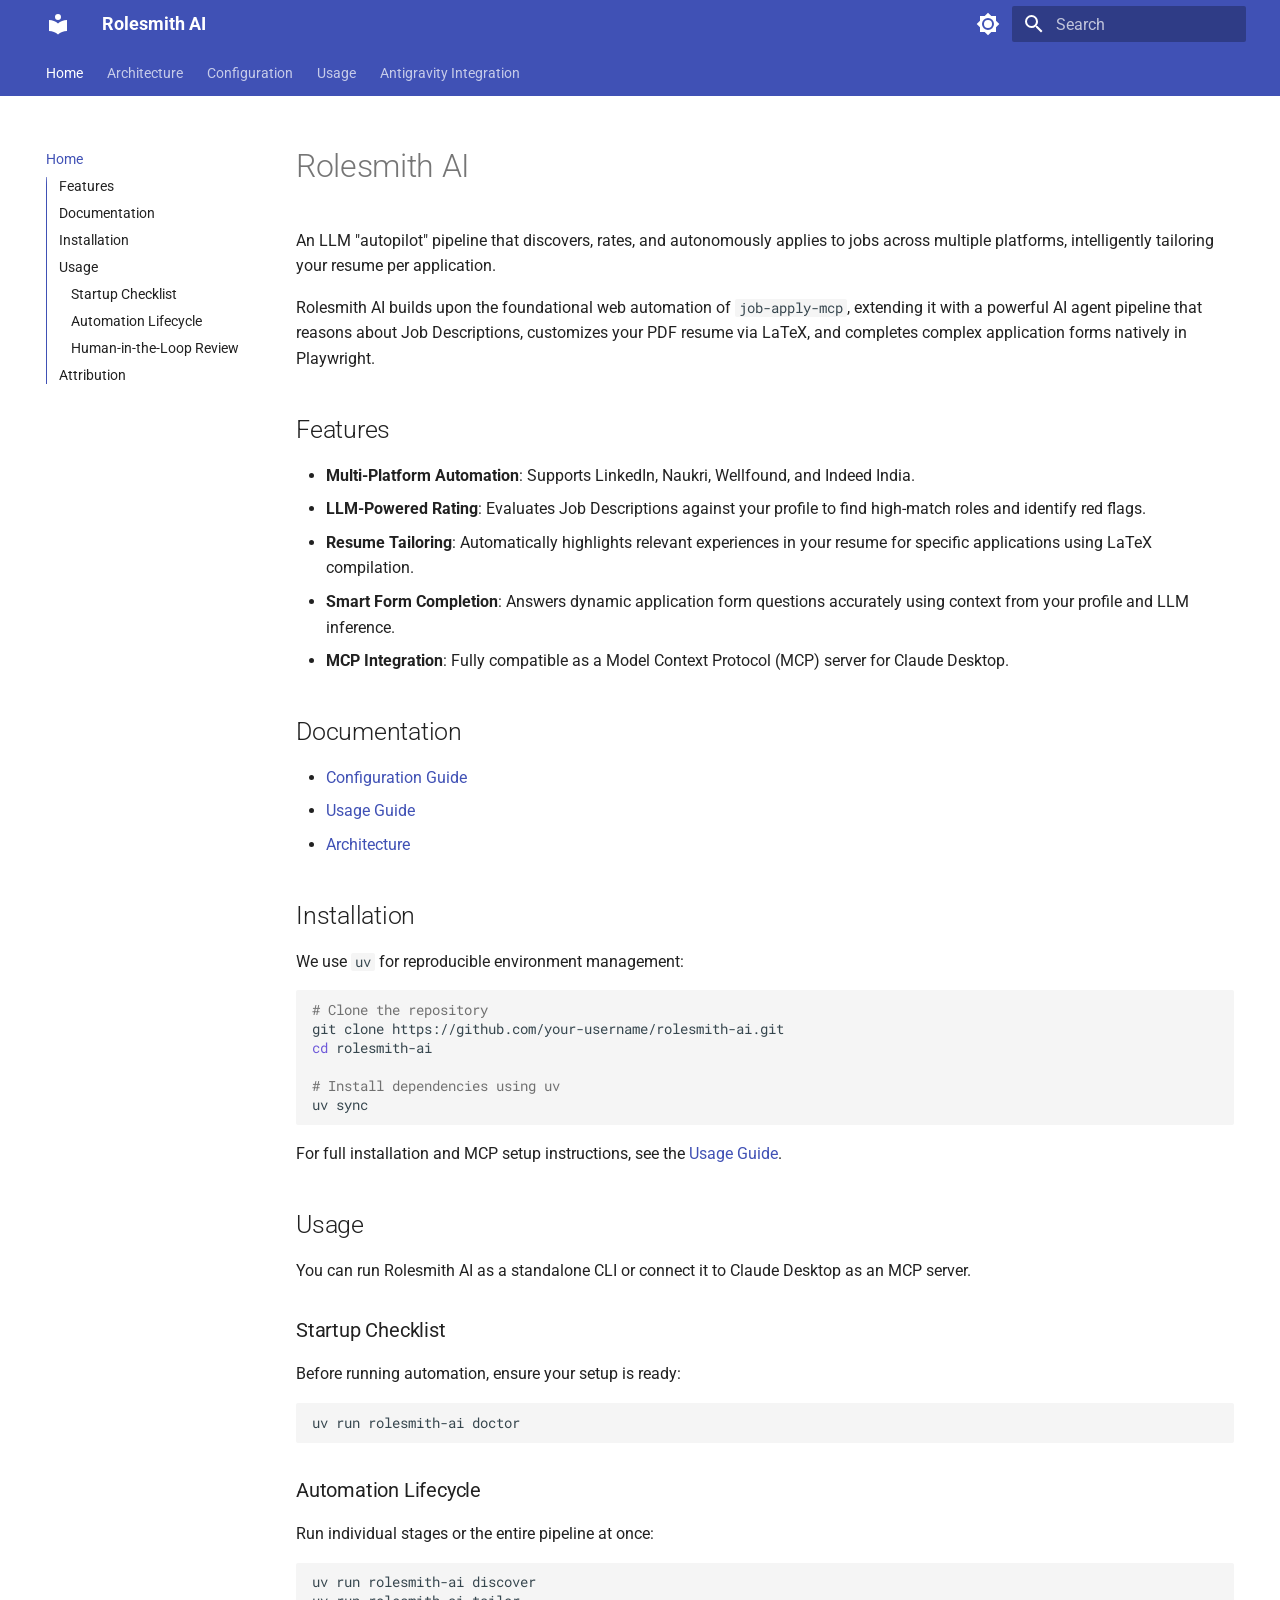
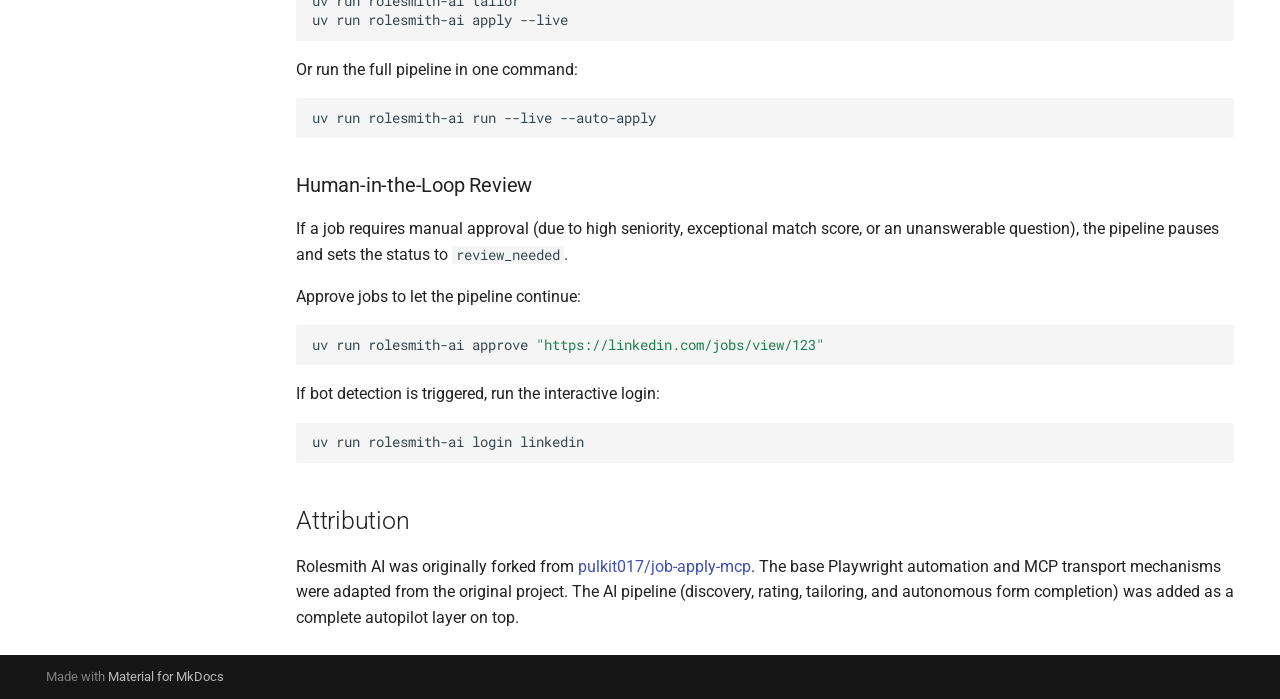
<file: index.html>
<!doctype html>
<html lang="en" class="no-js">
  <head>
    
      <meta charset="utf-8">
      <meta name="viewport" content="width=device-width,initial-scale=1">
      
        <meta name="description" content="An LLM-driven job application autopilot pipeline.">
      
      
      
        <link rel="canonical" href="https://forgedlohar.github.io/rolesmith-ai/">
      
      
      
        <link rel="next" href="architecture/">
      
      
        
      
      
      <link rel="icon" href="assets/images/favicon.png">
      <meta name="generator" content="mkdocs-1.6.1, mkdocs-material-9.7.7">
    
    
      
        <title>Rolesmith AI</title>
      
    
    
      <link rel="stylesheet" href="assets/stylesheets/main.ec1eaa64.min.css">
      
        
        <link rel="stylesheet" href="assets/stylesheets/palette.ab4e12ef.min.css">
      
      


    
    
      
    
    
      
        
        
        <link rel="preconnect" href="https://fonts.gstatic.com" crossorigin>
        <link rel="stylesheet" href="https://fonts.googleapis.com/css?family=Roboto:300,300i,400,400i,700,700i%7CRoboto+Mono:400,400i,700,700i&display=fallback">
        <style>:root{--md-text-font:"Roboto";--md-code-font:"Roboto Mono"}</style>
      
    
    
    <script>__md_scope=new URL(".",location),__md_hash=e=>[...e].reduce(((e,_)=>(e<<5)-e+_.charCodeAt(0)),0),__md_get=(e,_=localStorage,t=__md_scope)=>JSON.parse(_.getItem(t.pathname+"."+e)),__md_set=(e,_,t=localStorage,a=__md_scope)=>{try{t.setItem(a.pathname+"."+e,JSON.stringify(_))}catch(e){}}</script>
    
      

    
    
  </head>
  
  
    
    
      
    
    
    
    
    <body dir="ltr" data-md-color-scheme="default" data-md-color-primary="indigo" data-md-color-accent="deep-purple">
  
    
    <input class="md-toggle" data-md-toggle="drawer" type="checkbox" id="__drawer" autocomplete="off">
    <input class="md-toggle" data-md-toggle="search" type="checkbox" id="__search" autocomplete="off">
    <label class="md-overlay" for="__drawer"></label>
    <div data-md-component="skip">
      
        
        <a href="#rolesmith-ai" class="md-skip">
          Skip to content
        </a>
      
    </div>
    <div data-md-component="announce">
      
    </div>
    
    
      

<header class="md-header" data-md-component="header">
  <nav class="md-header__inner md-grid" aria-label="Header">
    <a href="." title="Rolesmith AI" class="md-header__button md-logo" aria-label="Rolesmith AI" data-md-component="logo">
      
  
  <svg xmlns="http://www.w3.org/2000/svg" viewBox="0 0 24 24"><path d="M12 8a3 3 0 0 0 3-3 3 3 0 0 0-3-3 3 3 0 0 0-3 3 3 3 0 0 0 3 3m0 3.54C9.64 9.35 6.5 8 3 8v11c3.5 0 6.64 1.35 9 3.54 2.36-2.19 5.5-3.54 9-3.54V8c-3.5 0-6.64 1.35-9 3.54"/></svg>

    </a>
    <label class="md-header__button md-icon" for="__drawer">
      
      <svg xmlns="http://www.w3.org/2000/svg" viewBox="0 0 24 24"><path d="M3 6h18v2H3zm0 5h18v2H3zm0 5h18v2H3z"/></svg>
    </label>
    <div class="md-header__title" data-md-component="header-title">
      <div class="md-header__ellipsis">
        <div class="md-header__topic">
          <span class="md-ellipsis">
            Rolesmith AI
          </span>
        </div>
        <div class="md-header__topic" data-md-component="header-topic">
          <span class="md-ellipsis">
            
              Home
            
          </span>
        </div>
      </div>
    </div>
    
      
        <form class="md-header__option" data-md-component="palette">
  
    
    
    
    <input class="md-option" data-md-color-media="(prefers-color-scheme: light)" data-md-color-scheme="default" data-md-color-primary="indigo" data-md-color-accent="deep-purple"  aria-label="Switch to dark mode"  type="radio" name="__palette" id="__palette_0">
    
      <label class="md-header__button md-icon" title="Switch to dark mode" for="__palette_1" hidden>
        <svg xmlns="http://www.w3.org/2000/svg" viewBox="0 0 24 24"><path d="M12 8a4 4 0 0 0-4 4 4 4 0 0 0 4 4 4 4 0 0 0 4-4 4 4 0 0 0-4-4m0 10a6 6 0 0 1-6-6 6 6 0 0 1 6-6 6 6 0 0 1 6 6 6 6 0 0 1-6 6m8-9.31V4h-4.69L12 .69 8.69 4H4v4.69L.69 12 4 15.31V20h4.69L12 23.31 15.31 20H20v-4.69L23.31 12z"/></svg>
      </label>
    
  
    
    
    
    <input class="md-option" data-md-color-media="(prefers-color-scheme: dark)" data-md-color-scheme="slate" data-md-color-primary="indigo" data-md-color-accent="deep-purple"  aria-label="Switch to light mode"  type="radio" name="__palette" id="__palette_1">
    
      <label class="md-header__button md-icon" title="Switch to light mode" for="__palette_0" hidden>
        <svg xmlns="http://www.w3.org/2000/svg" viewBox="0 0 24 24"><path d="M12 18c-.89 0-1.74-.2-2.5-.55C11.56 16.5 13 14.42 13 12s-1.44-4.5-3.5-5.45C10.26 6.2 11.11 6 12 6a6 6 0 0 1 6 6 6 6 0 0 1-6 6m8-9.31V4h-4.69L12 .69 8.69 4H4v4.69L.69 12 4 15.31V20h4.69L12 23.31 15.31 20H20v-4.69L23.31 12z"/></svg>
      </label>
    
  
</form>
      
    
    
      <script>var palette=__md_get("__palette");if(palette&&palette.color){if("(prefers-color-scheme)"===palette.color.media){var media=matchMedia("(prefers-color-scheme: light)"),input=document.querySelector(media.matches?"[data-md-color-media='(prefers-color-scheme: light)']":"[data-md-color-media='(prefers-color-scheme: dark)']");palette.color.media=input.getAttribute("data-md-color-media"),palette.color.scheme=input.getAttribute("data-md-color-scheme"),palette.color.primary=input.getAttribute("data-md-color-primary"),palette.color.accent=input.getAttribute("data-md-color-accent")}for(var[key,value]of Object.entries(palette.color))document.body.setAttribute("data-md-color-"+key,value)}</script>
    
    
    
      
      
        <label class="md-header__button md-icon" for="__search">
          
          <svg xmlns="http://www.w3.org/2000/svg" viewBox="0 0 24 24"><path d="M9.5 3A6.5 6.5 0 0 1 16 9.5c0 1.61-.59 3.09-1.56 4.23l.27.27h.79l5 5-1.5 1.5-5-5v-.79l-.27-.27A6.52 6.52 0 0 1 9.5 16 6.5 6.5 0 0 1 3 9.5 6.5 6.5 0 0 1 9.5 3m0 2C7 5 5 7 5 9.5S7 14 9.5 14 14 12 14 9.5 12 5 9.5 5"/></svg>
        </label>
        <div class="md-search" data-md-component="search" role="dialog">
  <label class="md-search__overlay" for="__search"></label>
  <div class="md-search__inner" role="search">
    <form class="md-search__form" name="search">
      <input type="text" class="md-search__input" name="query" aria-label="Search" placeholder="Search" autocapitalize="off" autocorrect="off" autocomplete="off" spellcheck="false" data-md-component="search-query" required>
      <label class="md-search__icon md-icon" for="__search">
        
        <svg xmlns="http://www.w3.org/2000/svg" viewBox="0 0 24 24"><path d="M9.5 3A6.5 6.5 0 0 1 16 9.5c0 1.61-.59 3.09-1.56 4.23l.27.27h.79l5 5-1.5 1.5-5-5v-.79l-.27-.27A6.52 6.52 0 0 1 9.5 16 6.5 6.5 0 0 1 3 9.5 6.5 6.5 0 0 1 9.5 3m0 2C7 5 5 7 5 9.5S7 14 9.5 14 14 12 14 9.5 12 5 9.5 5"/></svg>
        
        <svg xmlns="http://www.w3.org/2000/svg" viewBox="0 0 24 24"><path d="M20 11v2H8l5.5 5.5-1.42 1.42L4.16 12l7.92-7.92L13.5 5.5 8 11z"/></svg>
      </label>
      <nav class="md-search__options" aria-label="Search">
        
        <button type="reset" class="md-search__icon md-icon" title="Clear" aria-label="Clear" tabindex="-1">
          
          <svg xmlns="http://www.w3.org/2000/svg" viewBox="0 0 24 24"><path d="M19 6.41 17.59 5 12 10.59 6.41 5 5 6.41 10.59 12 5 17.59 6.41 19 12 13.41 17.59 19 19 17.59 13.41 12z"/></svg>
        </button>
      </nav>
      
    </form>
    <div class="md-search__output">
      <div class="md-search__scrollwrap" tabindex="0" data-md-scrollfix>
        <div class="md-search-result" data-md-component="search-result">
          <div class="md-search-result__meta">
            Initializing search
          </div>
          <ol class="md-search-result__list" role="presentation"></ol>
        </div>
      </div>
    </div>
  </div>
</div>
      
    
    
  </nav>
  
</header>
    
    <div class="md-container" data-md-component="container">
      
      
        
          
            
<nav class="md-tabs" aria-label="Tabs" data-md-component="tabs">
  <div class="md-grid">
    <ul class="md-tabs__list">
      
        
  
  
  
    
  
  
    <li class="md-tabs__item md-tabs__item--active">
      <a href="." class="md-tabs__link">
        
  
  
    
  
  Home

      </a>
    </li>
  

      
        
  
  
  
  
    <li class="md-tabs__item">
      <a href="architecture/" class="md-tabs__link">
        
  
  
    
  
  Architecture

      </a>
    </li>
  

      
        
  
  
  
  
    <li class="md-tabs__item">
      <a href="configuration/" class="md-tabs__link">
        
  
  
    
  
  Configuration

      </a>
    </li>
  

      
        
  
  
  
  
    <li class="md-tabs__item">
      <a href="usage/" class="md-tabs__link">
        
  
  
    
  
  Usage

      </a>
    </li>
  

      
        
  
  
  
  
    <li class="md-tabs__item">
      <a href="antigravity/" class="md-tabs__link">
        
  
  
    
  
  Antigravity Integration

      </a>
    </li>
  

      
    </ul>
  </div>
</nav>
          
        
      
      <main class="md-main" data-md-component="main">
        <div class="md-main__inner md-grid">
          
            
              
              <div class="md-sidebar md-sidebar--primary" data-md-component="sidebar" data-md-type="navigation" >
                <div class="md-sidebar__scrollwrap">
                  <div class="md-sidebar__inner">
                    


  


  

<nav class="md-nav md-nav--primary md-nav--lifted md-nav--integrated" aria-label="Navigation" data-md-level="0">
  <label class="md-nav__title" for="__drawer">
    <a href="." title="Rolesmith AI" class="md-nav__button md-logo" aria-label="Rolesmith AI" data-md-component="logo">
      
  
  <svg xmlns="http://www.w3.org/2000/svg" viewBox="0 0 24 24"><path d="M12 8a3 3 0 0 0 3-3 3 3 0 0 0-3-3 3 3 0 0 0-3 3 3 3 0 0 0 3 3m0 3.54C9.64 9.35 6.5 8 3 8v11c3.5 0 6.64 1.35 9 3.54 2.36-2.19 5.5-3.54 9-3.54V8c-3.5 0-6.64 1.35-9 3.54"/></svg>

    </a>
    Rolesmith AI
  </label>
  
  <ul class="md-nav__list" data-md-scrollfix>
    
      
      
  
  
    
  
  
  
    <li class="md-nav__item md-nav__item--active">
      
      <input class="md-nav__toggle md-toggle" type="checkbox" id="__toc">
      
      
        
      
      
        <label class="md-nav__link md-nav__link--active" for="__toc">
          
  
  
  <span class="md-ellipsis">
    
  
    Home
  

    
  </span>
  
  

          <span class="md-nav__icon md-icon"></span>
        </label>
      
      <a href="." class="md-nav__link md-nav__link--active">
        
  
  
  <span class="md-ellipsis">
    
  
    Home
  

    
  </span>
  
  

      </a>
      
        

<nav class="md-nav md-nav--secondary" aria-label="Table of contents">
  
  
  
    
  
  
    <label class="md-nav__title" for="__toc">
      <span class="md-nav__icon md-icon"></span>
      Table of contents
    </label>
    <ul class="md-nav__list" data-md-component="toc" data-md-scrollfix>
      
        <li class="md-nav__item">
  <a href="#features" class="md-nav__link">
    <span class="md-ellipsis">
      
        Features
      
    </span>
  </a>
  
</li>
      
        <li class="md-nav__item">
  <a href="#documentation" class="md-nav__link">
    <span class="md-ellipsis">
      
        Documentation
      
    </span>
  </a>
  
</li>
      
        <li class="md-nav__item">
  <a href="#installation" class="md-nav__link">
    <span class="md-ellipsis">
      
        Installation
      
    </span>
  </a>
  
</li>
      
        <li class="md-nav__item">
  <a href="#usage" class="md-nav__link">
    <span class="md-ellipsis">
      
        Usage
      
    </span>
  </a>
  
    <nav class="md-nav" aria-label="Usage">
      <ul class="md-nav__list">
        
          <li class="md-nav__item">
  <a href="#startup-checklist" class="md-nav__link">
    <span class="md-ellipsis">
      
        Startup Checklist
      
    </span>
  </a>
  
</li>
        
          <li class="md-nav__item">
  <a href="#automation-lifecycle" class="md-nav__link">
    <span class="md-ellipsis">
      
        Automation Lifecycle
      
    </span>
  </a>
  
</li>
        
          <li class="md-nav__item">
  <a href="#human-in-the-loop-review" class="md-nav__link">
    <span class="md-ellipsis">
      
        Human-in-the-Loop Review
      
    </span>
  </a>
  
</li>
        
      </ul>
    </nav>
  
</li>
      
        <li class="md-nav__item">
  <a href="#attribution" class="md-nav__link">
    <span class="md-ellipsis">
      
        Attribution
      
    </span>
  </a>
  
</li>
      
    </ul>
  
</nav>
      
    </li>
  

    
      
      
  
  
  
  
    <li class="md-nav__item">
      <a href="architecture/" class="md-nav__link">
        
  
  
  <span class="md-ellipsis">
    
  
    Architecture
  

    
  </span>
  
  

      </a>
    </li>
  

    
      
      
  
  
  
  
    <li class="md-nav__item">
      <a href="configuration/" class="md-nav__link">
        
  
  
  <span class="md-ellipsis">
    
  
    Configuration
  

    
  </span>
  
  

      </a>
    </li>
  

    
      
      
  
  
  
  
    <li class="md-nav__item">
      <a href="usage/" class="md-nav__link">
        
  
  
  <span class="md-ellipsis">
    
  
    Usage
  

    
  </span>
  
  

      </a>
    </li>
  

    
      
      
  
  
  
  
    <li class="md-nav__item">
      <a href="antigravity/" class="md-nav__link">
        
  
  
  <span class="md-ellipsis">
    
  
    Antigravity Integration
  

    
  </span>
  
  

      </a>
    </li>
  

    
  </ul>
</nav>
                  </div>
                </div>
              </div>
            
            
          
          
            <div class="md-content" data-md-component="content">
              
              <article class="md-content__inner md-typeset">
                
                  



<h1 id="rolesmith-ai">Rolesmith AI<a class="headerlink" href="#rolesmith-ai" title="Permanent link">&para;</a></h1>
<p>An LLM "autopilot" pipeline that discovers, rates, and autonomously applies to jobs across multiple platforms, intelligently tailoring your resume per application.</p>
<p>Rolesmith AI builds upon the foundational web automation of <code>job-apply-mcp</code>, extending it with a powerful AI agent pipeline that reasons about Job Descriptions, customizes your PDF resume via LaTeX, and completes complex application forms natively in Playwright.</p>
<h2 id="features">Features<a class="headerlink" href="#features" title="Permanent link">&para;</a></h2>
<ul>
<li><strong>Multi-Platform Automation</strong>: Supports LinkedIn, Naukri, Wellfound, and Indeed India.</li>
<li><strong>LLM-Powered Rating</strong>: Evaluates Job Descriptions against your profile to find high-match roles and identify red flags.</li>
<li><strong>Resume Tailoring</strong>: Automatically highlights relevant experiences in your resume for specific applications using LaTeX compilation.</li>
<li><strong>Smart Form Completion</strong>: Answers dynamic application form questions accurately using context from your profile and LLM inference.</li>
<li><strong>MCP Integration</strong>: Fully compatible as a Model Context Protocol (MCP) server for Claude Desktop.</li>
</ul>
<h2 id="documentation">Documentation<a class="headerlink" href="#documentation" title="Permanent link">&para;</a></h2>
<ul>
<li><a href="configuration/">Configuration Guide</a></li>
<li><a href="usage/">Usage Guide</a></li>
<li><a href="architecture/">Architecture</a></li>
</ul>
<h2 id="installation">Installation<a class="headerlink" href="#installation" title="Permanent link">&para;</a></h2>
<p>We use <code>uv</code> for reproducible environment management:</p>
<div class="language-bash highlight"><pre><span></span><code><span id="__span-0-1"><a id="__codelineno-0-1" name="__codelineno-0-1" href="#__codelineno-0-1"></a><span class="c1"># Clone the repository</span>
</span><span id="__span-0-2"><a id="__codelineno-0-2" name="__codelineno-0-2" href="#__codelineno-0-2"></a>git<span class="w"> </span>clone<span class="w"> </span>https://github.com/your-username/rolesmith-ai.git
</span><span id="__span-0-3"><a id="__codelineno-0-3" name="__codelineno-0-3" href="#__codelineno-0-3"></a><span class="nb">cd</span><span class="w"> </span>rolesmith-ai
</span><span id="__span-0-4"><a id="__codelineno-0-4" name="__codelineno-0-4" href="#__codelineno-0-4"></a>
</span><span id="__span-0-5"><a id="__codelineno-0-5" name="__codelineno-0-5" href="#__codelineno-0-5"></a><span class="c1"># Install dependencies using uv</span>
</span><span id="__span-0-6"><a id="__codelineno-0-6" name="__codelineno-0-6" href="#__codelineno-0-6"></a>uv<span class="w"> </span>sync
</span></code></pre></div>
<p>For full installation and MCP setup instructions, see the <a href="usage/">Usage Guide</a>.</p>
<h2 id="usage">Usage<a class="headerlink" href="#usage" title="Permanent link">&para;</a></h2>
<p>You can run Rolesmith AI as a standalone CLI or connect it to Claude Desktop as an MCP server.</p>
<h3 id="startup-checklist">Startup Checklist<a class="headerlink" href="#startup-checklist" title="Permanent link">&para;</a></h3>
<p>Before running automation, ensure your setup is ready:
<div class="language-bash highlight"><pre><span></span><code><span id="__span-1-1"><a id="__codelineno-1-1" name="__codelineno-1-1" href="#__codelineno-1-1"></a>uv<span class="w"> </span>run<span class="w"> </span>rolesmith-ai<span class="w"> </span>doctor
</span></code></pre></div></p>
<h3 id="automation-lifecycle">Automation Lifecycle<a class="headerlink" href="#automation-lifecycle" title="Permanent link">&para;</a></h3>
<p>Run individual stages or the entire pipeline at once:
<div class="language-bash highlight"><pre><span></span><code><span id="__span-2-1"><a id="__codelineno-2-1" name="__codelineno-2-1" href="#__codelineno-2-1"></a>uv<span class="w"> </span>run<span class="w"> </span>rolesmith-ai<span class="w"> </span>discover
</span><span id="__span-2-2"><a id="__codelineno-2-2" name="__codelineno-2-2" href="#__codelineno-2-2"></a>uv<span class="w"> </span>run<span class="w"> </span>rolesmith-ai<span class="w"> </span>tailor
</span><span id="__span-2-3"><a id="__codelineno-2-3" name="__codelineno-2-3" href="#__codelineno-2-3"></a>uv<span class="w"> </span>run<span class="w"> </span>rolesmith-ai<span class="w"> </span>apply<span class="w"> </span>--live
</span></code></pre></div>
Or run the full pipeline in one command:
<div class="language-bash highlight"><pre><span></span><code><span id="__span-3-1"><a id="__codelineno-3-1" name="__codelineno-3-1" href="#__codelineno-3-1"></a>uv<span class="w"> </span>run<span class="w"> </span>rolesmith-ai<span class="w"> </span>run<span class="w"> </span>--live<span class="w"> </span>--auto-apply
</span></code></pre></div></p>
<h3 id="human-in-the-loop-review">Human-in-the-Loop Review<a class="headerlink" href="#human-in-the-loop-review" title="Permanent link">&para;</a></h3>
<p>If a job requires manual approval (due to high seniority, exceptional match score, or an unanswerable question), the pipeline pauses and sets the status to <code>review_needed</code>.</p>
<p>Approve jobs to let the pipeline continue:
<div class="language-bash highlight"><pre><span></span><code><span id="__span-4-1"><a id="__codelineno-4-1" name="__codelineno-4-1" href="#__codelineno-4-1"></a>uv<span class="w"> </span>run<span class="w"> </span>rolesmith-ai<span class="w"> </span>approve<span class="w"> </span><span class="s2">"https://linkedin.com/jobs/view/123"</span>
</span></code></pre></div></p>
<p>If bot detection is triggered, run the interactive login:
<div class="language-bash highlight"><pre><span></span><code><span id="__span-5-1"><a id="__codelineno-5-1" name="__codelineno-5-1" href="#__codelineno-5-1"></a>uv<span class="w"> </span>run<span class="w"> </span>rolesmith-ai<span class="w"> </span>login<span class="w"> </span>linkedin
</span></code></pre></div></p>
<h2 id="attribution">Attribution<a class="headerlink" href="#attribution" title="Permanent link">&para;</a></h2>
<p>Rolesmith AI was originally forked from <a href="https://github.com/pulkit017/job-apply-mcp">pulkit017/job-apply-mcp</a>. The base Playwright automation and MCP transport mechanisms were adapted from the original project. The AI pipeline (discovery, rating, tailoring, and autonomous form completion) was added as a complete autopilot layer on top.</p>












                
              </article>
            </div>
          
          
<script>var target=document.getElementById(location.hash.slice(1));target&&target.name&&(target.checked=target.name.startsWith("__tabbed_"))</script>
        </div>
        
      </main>
      
        <footer class="md-footer">
  
  <div class="md-footer-meta md-typeset">
    <div class="md-footer-meta__inner md-grid">
      <div class="md-copyright">
  
  
    Made with
    <a href="https://squidfunk.github.io/mkdocs-material/" target="_blank" rel="noopener">
      Material for MkDocs
    </a>
  
</div>
      
    </div>
  </div>
</footer>
      
    </div>
    <div class="md-dialog" data-md-component="dialog">
      <div class="md-dialog__inner md-typeset"></div>
    </div>
    
    
    
      
      
      <script id="__config" type="application/json">{"annotate": null, "base": ".", "features": ["navigation.tabs", "navigation.sections", "toc.integrate"], "search": "assets/javascripts/workers/search.2c215733.min.js", "tags": null, "translations": {"clipboard.copied": "Copied to clipboard", "clipboard.copy": "Copy to clipboard", "search.result.more.one": "1 more on this page", "search.result.more.other": "# more on this page", "search.result.none": "No matching documents", "search.result.one": "1 matching document", "search.result.other": "# matching documents", "search.result.placeholder": "Type to start searching", "search.result.term.missing": "Missing", "select.version": "Select version"}, "version": null}</script>
    
    
      <script src="assets/javascripts/bundle.d7400e89.min.js"></script>
      
    
  </body>
</html>
</file>
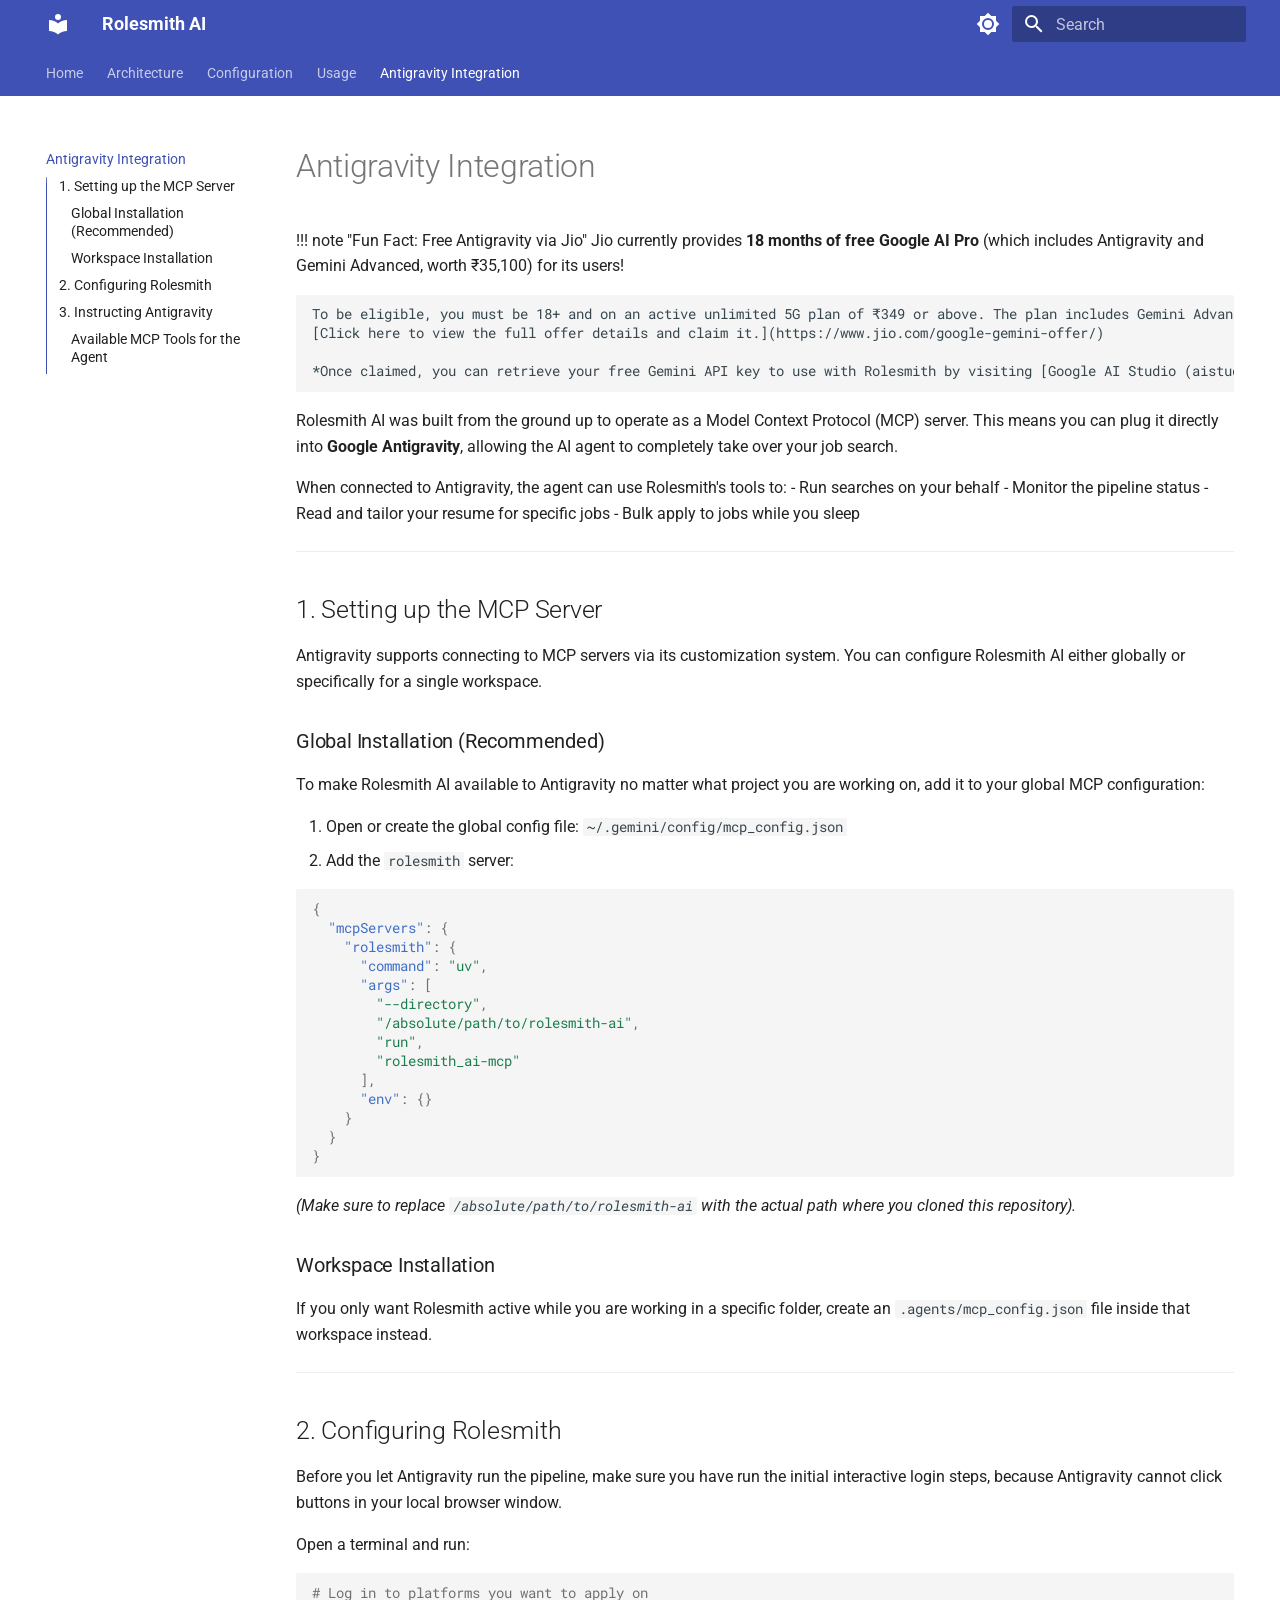
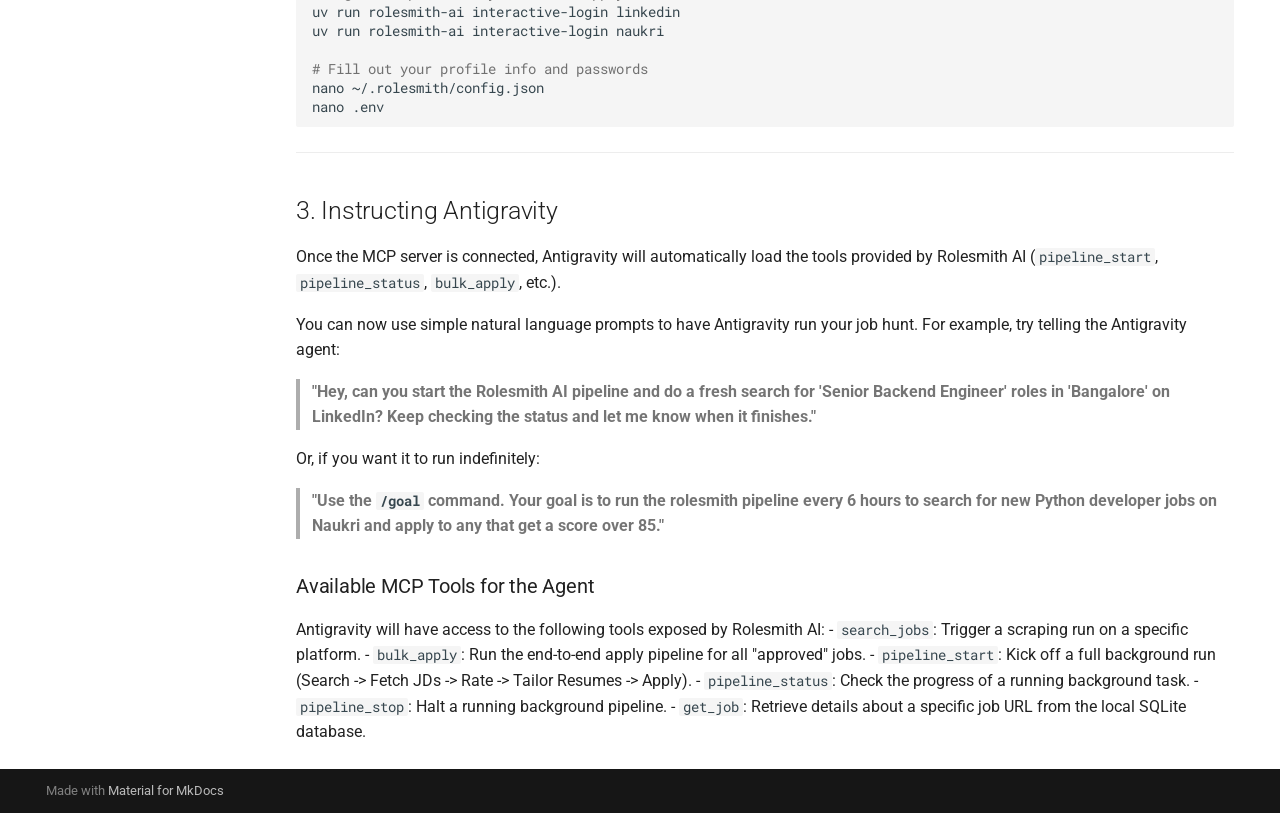
<file: antigravity/index.html>
<!doctype html>
<html lang="en" class="no-js">
  <head>
    
      <meta charset="utf-8">
      <meta name="viewport" content="width=device-width,initial-scale=1">
      
        <meta name="description" content="An LLM-driven job application autopilot pipeline.">
      
      
      
        <link rel="canonical" href="https://forgedlohar.github.io/rolesmith-ai/antigravity/">
      
      
        <link rel="prev" href="../usage/">
      
      
      
        
      
      
      <link rel="icon" href="../assets/images/favicon.png">
      <meta name="generator" content="mkdocs-1.6.1, mkdocs-material-9.7.7">
    
    
      
        <title>Antigravity Integration - Rolesmith AI</title>
      
    
    
      <link rel="stylesheet" href="../assets/stylesheets/main.ec1eaa64.min.css">
      
        
        <link rel="stylesheet" href="../assets/stylesheets/palette.ab4e12ef.min.css">
      
      


    
    
      
    
    
      
        
        
        <link rel="preconnect" href="https://fonts.gstatic.com" crossorigin>
        <link rel="stylesheet" href="https://fonts.googleapis.com/css?family=Roboto:300,300i,400,400i,700,700i%7CRoboto+Mono:400,400i,700,700i&display=fallback">
        <style>:root{--md-text-font:"Roboto";--md-code-font:"Roboto Mono"}</style>
      
    
    
    <script>__md_scope=new URL("..",location),__md_hash=e=>[...e].reduce(((e,_)=>(e<<5)-e+_.charCodeAt(0)),0),__md_get=(e,_=localStorage,t=__md_scope)=>JSON.parse(_.getItem(t.pathname+"."+e)),__md_set=(e,_,t=localStorage,a=__md_scope)=>{try{t.setItem(a.pathname+"."+e,JSON.stringify(_))}catch(e){}}</script>
    
      

    
    
  </head>
  
  
    
    
      
    
    
    
    
    <body dir="ltr" data-md-color-scheme="default" data-md-color-primary="indigo" data-md-color-accent="deep-purple">
  
    
    <input class="md-toggle" data-md-toggle="drawer" type="checkbox" id="__drawer" autocomplete="off">
    <input class="md-toggle" data-md-toggle="search" type="checkbox" id="__search" autocomplete="off">
    <label class="md-overlay" for="__drawer"></label>
    <div data-md-component="skip">
      
        
        <a href="#antigravity-integration" class="md-skip">
          Skip to content
        </a>
      
    </div>
    <div data-md-component="announce">
      
    </div>
    
    
      

<header class="md-header" data-md-component="header">
  <nav class="md-header__inner md-grid" aria-label="Header">
    <a href=".." title="Rolesmith AI" class="md-header__button md-logo" aria-label="Rolesmith AI" data-md-component="logo">
      
  
  <svg xmlns="http://www.w3.org/2000/svg" viewBox="0 0 24 24"><path d="M12 8a3 3 0 0 0 3-3 3 3 0 0 0-3-3 3 3 0 0 0-3 3 3 3 0 0 0 3 3m0 3.54C9.64 9.35 6.5 8 3 8v11c3.5 0 6.64 1.35 9 3.54 2.36-2.19 5.5-3.54 9-3.54V8c-3.5 0-6.64 1.35-9 3.54"/></svg>

    </a>
    <label class="md-header__button md-icon" for="__drawer">
      
      <svg xmlns="http://www.w3.org/2000/svg" viewBox="0 0 24 24"><path d="M3 6h18v2H3zm0 5h18v2H3zm0 5h18v2H3z"/></svg>
    </label>
    <div class="md-header__title" data-md-component="header-title">
      <div class="md-header__ellipsis">
        <div class="md-header__topic">
          <span class="md-ellipsis">
            Rolesmith AI
          </span>
        </div>
        <div class="md-header__topic" data-md-component="header-topic">
          <span class="md-ellipsis">
            
              Antigravity Integration
            
          </span>
        </div>
      </div>
    </div>
    
      
        <form class="md-header__option" data-md-component="palette">
  
    
    
    
    <input class="md-option" data-md-color-media="(prefers-color-scheme: light)" data-md-color-scheme="default" data-md-color-primary="indigo" data-md-color-accent="deep-purple"  aria-label="Switch to dark mode"  type="radio" name="__palette" id="__palette_0">
    
      <label class="md-header__button md-icon" title="Switch to dark mode" for="__palette_1" hidden>
        <svg xmlns="http://www.w3.org/2000/svg" viewBox="0 0 24 24"><path d="M12 8a4 4 0 0 0-4 4 4 4 0 0 0 4 4 4 4 0 0 0 4-4 4 4 0 0 0-4-4m0 10a6 6 0 0 1-6-6 6 6 0 0 1 6-6 6 6 0 0 1 6 6 6 6 0 0 1-6 6m8-9.31V4h-4.69L12 .69 8.69 4H4v4.69L.69 12 4 15.31V20h4.69L12 23.31 15.31 20H20v-4.69L23.31 12z"/></svg>
      </label>
    
  
    
    
    
    <input class="md-option" data-md-color-media="(prefers-color-scheme: dark)" data-md-color-scheme="slate" data-md-color-primary="indigo" data-md-color-accent="deep-purple"  aria-label="Switch to light mode"  type="radio" name="__palette" id="__palette_1">
    
      <label class="md-header__button md-icon" title="Switch to light mode" for="__palette_0" hidden>
        <svg xmlns="http://www.w3.org/2000/svg" viewBox="0 0 24 24"><path d="M12 18c-.89 0-1.74-.2-2.5-.55C11.56 16.5 13 14.42 13 12s-1.44-4.5-3.5-5.45C10.26 6.2 11.11 6 12 6a6 6 0 0 1 6 6 6 6 0 0 1-6 6m8-9.31V4h-4.69L12 .69 8.69 4H4v4.69L.69 12 4 15.31V20h4.69L12 23.31 15.31 20H20v-4.69L23.31 12z"/></svg>
      </label>
    
  
</form>
      
    
    
      <script>var palette=__md_get("__palette");if(palette&&palette.color){if("(prefers-color-scheme)"===palette.color.media){var media=matchMedia("(prefers-color-scheme: light)"),input=document.querySelector(media.matches?"[data-md-color-media='(prefers-color-scheme: light)']":"[data-md-color-media='(prefers-color-scheme: dark)']");palette.color.media=input.getAttribute("data-md-color-media"),palette.color.scheme=input.getAttribute("data-md-color-scheme"),palette.color.primary=input.getAttribute("data-md-color-primary"),palette.color.accent=input.getAttribute("data-md-color-accent")}for(var[key,value]of Object.entries(palette.color))document.body.setAttribute("data-md-color-"+key,value)}</script>
    
    
    
      
      
        <label class="md-header__button md-icon" for="__search">
          
          <svg xmlns="http://www.w3.org/2000/svg" viewBox="0 0 24 24"><path d="M9.5 3A6.5 6.5 0 0 1 16 9.5c0 1.61-.59 3.09-1.56 4.23l.27.27h.79l5 5-1.5 1.5-5-5v-.79l-.27-.27A6.52 6.52 0 0 1 9.5 16 6.5 6.5 0 0 1 3 9.5 6.5 6.5 0 0 1 9.5 3m0 2C7 5 5 7 5 9.5S7 14 9.5 14 14 12 14 9.5 12 5 9.5 5"/></svg>
        </label>
        <div class="md-search" data-md-component="search" role="dialog">
  <label class="md-search__overlay" for="__search"></label>
  <div class="md-search__inner" role="search">
    <form class="md-search__form" name="search">
      <input type="text" class="md-search__input" name="query" aria-label="Search" placeholder="Search" autocapitalize="off" autocorrect="off" autocomplete="off" spellcheck="false" data-md-component="search-query" required>
      <label class="md-search__icon md-icon" for="__search">
        
        <svg xmlns="http://www.w3.org/2000/svg" viewBox="0 0 24 24"><path d="M9.5 3A6.5 6.5 0 0 1 16 9.5c0 1.61-.59 3.09-1.56 4.23l.27.27h.79l5 5-1.5 1.5-5-5v-.79l-.27-.27A6.52 6.52 0 0 1 9.5 16 6.5 6.5 0 0 1 3 9.5 6.5 6.5 0 0 1 9.5 3m0 2C7 5 5 7 5 9.5S7 14 9.5 14 14 12 14 9.5 12 5 9.5 5"/></svg>
        
        <svg xmlns="http://www.w3.org/2000/svg" viewBox="0 0 24 24"><path d="M20 11v2H8l5.5 5.5-1.42 1.42L4.16 12l7.92-7.92L13.5 5.5 8 11z"/></svg>
      </label>
      <nav class="md-search__options" aria-label="Search">
        
        <button type="reset" class="md-search__icon md-icon" title="Clear" aria-label="Clear" tabindex="-1">
          
          <svg xmlns="http://www.w3.org/2000/svg" viewBox="0 0 24 24"><path d="M19 6.41 17.59 5 12 10.59 6.41 5 5 6.41 10.59 12 5 17.59 6.41 19 12 13.41 17.59 19 19 17.59 13.41 12z"/></svg>
        </button>
      </nav>
      
    </form>
    <div class="md-search__output">
      <div class="md-search__scrollwrap" tabindex="0" data-md-scrollfix>
        <div class="md-search-result" data-md-component="search-result">
          <div class="md-search-result__meta">
            Initializing search
          </div>
          <ol class="md-search-result__list" role="presentation"></ol>
        </div>
      </div>
    </div>
  </div>
</div>
      
    
    
  </nav>
  
</header>
    
    <div class="md-container" data-md-component="container">
      
      
        
          
            
<nav class="md-tabs" aria-label="Tabs" data-md-component="tabs">
  <div class="md-grid">
    <ul class="md-tabs__list">
      
        
  
  
  
  
    <li class="md-tabs__item">
      <a href=".." class="md-tabs__link">
        
  
  
    
  
  Home

      </a>
    </li>
  

      
        
  
  
  
  
    <li class="md-tabs__item">
      <a href="../architecture/" class="md-tabs__link">
        
  
  
    
  
  Architecture

      </a>
    </li>
  

      
        
  
  
  
  
    <li class="md-tabs__item">
      <a href="../configuration/" class="md-tabs__link">
        
  
  
    
  
  Configuration

      </a>
    </li>
  

      
        
  
  
  
  
    <li class="md-tabs__item">
      <a href="../usage/" class="md-tabs__link">
        
  
  
    
  
  Usage

      </a>
    </li>
  

      
        
  
  
  
    
  
  
    <li class="md-tabs__item md-tabs__item--active">
      <a href="./" class="md-tabs__link">
        
  
  
    
  
  Antigravity Integration

      </a>
    </li>
  

      
    </ul>
  </div>
</nav>
          
        
      
      <main class="md-main" data-md-component="main">
        <div class="md-main__inner md-grid">
          
            
              
              <div class="md-sidebar md-sidebar--primary" data-md-component="sidebar" data-md-type="navigation" >
                <div class="md-sidebar__scrollwrap">
                  <div class="md-sidebar__inner">
                    


  


  

<nav class="md-nav md-nav--primary md-nav--lifted md-nav--integrated" aria-label="Navigation" data-md-level="0">
  <label class="md-nav__title" for="__drawer">
    <a href=".." title="Rolesmith AI" class="md-nav__button md-logo" aria-label="Rolesmith AI" data-md-component="logo">
      
  
  <svg xmlns="http://www.w3.org/2000/svg" viewBox="0 0 24 24"><path d="M12 8a3 3 0 0 0 3-3 3 3 0 0 0-3-3 3 3 0 0 0-3 3 3 3 0 0 0 3 3m0 3.54C9.64 9.35 6.5 8 3 8v11c3.5 0 6.64 1.35 9 3.54 2.36-2.19 5.5-3.54 9-3.54V8c-3.5 0-6.64 1.35-9 3.54"/></svg>

    </a>
    Rolesmith AI
  </label>
  
  <ul class="md-nav__list" data-md-scrollfix>
    
      
      
  
  
  
  
    <li class="md-nav__item">
      <a href=".." class="md-nav__link">
        
  
  
  <span class="md-ellipsis">
    
  
    Home
  

    
  </span>
  
  

      </a>
    </li>
  

    
      
      
  
  
  
  
    <li class="md-nav__item">
      <a href="../architecture/" class="md-nav__link">
        
  
  
  <span class="md-ellipsis">
    
  
    Architecture
  

    
  </span>
  
  

      </a>
    </li>
  

    
      
      
  
  
  
  
    <li class="md-nav__item">
      <a href="../configuration/" class="md-nav__link">
        
  
  
  <span class="md-ellipsis">
    
  
    Configuration
  

    
  </span>
  
  

      </a>
    </li>
  

    
      
      
  
  
  
  
    <li class="md-nav__item">
      <a href="../usage/" class="md-nav__link">
        
  
  
  <span class="md-ellipsis">
    
  
    Usage
  

    
  </span>
  
  

      </a>
    </li>
  

    
      
      
  
  
    
  
  
  
    <li class="md-nav__item md-nav__item--active">
      
      <input class="md-nav__toggle md-toggle" type="checkbox" id="__toc">
      
      
        
      
      
        <label class="md-nav__link md-nav__link--active" for="__toc">
          
  
  
  <span class="md-ellipsis">
    
  
    Antigravity Integration
  

    
  </span>
  
  

          <span class="md-nav__icon md-icon"></span>
        </label>
      
      <a href="./" class="md-nav__link md-nav__link--active">
        
  
  
  <span class="md-ellipsis">
    
  
    Antigravity Integration
  

    
  </span>
  
  

      </a>
      
        

<nav class="md-nav md-nav--secondary" aria-label="Table of contents">
  
  
  
    
  
  
    <label class="md-nav__title" for="__toc">
      <span class="md-nav__icon md-icon"></span>
      Table of contents
    </label>
    <ul class="md-nav__list" data-md-component="toc" data-md-scrollfix>
      
        <li class="md-nav__item">
  <a href="#1-setting-up-the-mcp-server" class="md-nav__link">
    <span class="md-ellipsis">
      
        1. Setting up the MCP Server
      
    </span>
  </a>
  
    <nav class="md-nav" aria-label="1. Setting up the MCP Server">
      <ul class="md-nav__list">
        
          <li class="md-nav__item">
  <a href="#global-installation-recommended" class="md-nav__link">
    <span class="md-ellipsis">
      
        Global Installation (Recommended)
      
    </span>
  </a>
  
</li>
        
          <li class="md-nav__item">
  <a href="#workspace-installation" class="md-nav__link">
    <span class="md-ellipsis">
      
        Workspace Installation
      
    </span>
  </a>
  
</li>
        
      </ul>
    </nav>
  
</li>
      
        <li class="md-nav__item">
  <a href="#2-configuring-rolesmith" class="md-nav__link">
    <span class="md-ellipsis">
      
        2. Configuring Rolesmith
      
    </span>
  </a>
  
</li>
      
        <li class="md-nav__item">
  <a href="#3-instructing-antigravity" class="md-nav__link">
    <span class="md-ellipsis">
      
        3. Instructing Antigravity
      
    </span>
  </a>
  
    <nav class="md-nav" aria-label="3. Instructing Antigravity">
      <ul class="md-nav__list">
        
          <li class="md-nav__item">
  <a href="#available-mcp-tools-for-the-agent" class="md-nav__link">
    <span class="md-ellipsis">
      
        Available MCP Tools for the Agent
      
    </span>
  </a>
  
</li>
        
      </ul>
    </nav>
  
</li>
      
    </ul>
  
</nav>
      
    </li>
  

    
  </ul>
</nav>
                  </div>
                </div>
              </div>
            
            
          
          
            <div class="md-content" data-md-component="content">
              
              <article class="md-content__inner md-typeset">
                
                  



<h1 id="antigravity-integration">Antigravity Integration<a class="headerlink" href="#antigravity-integration" title="Permanent link">&para;</a></h1>
<p>!!! note "Fun Fact: Free Antigravity via Jio"
    Jio currently provides <strong>18 months of free Google AI Pro</strong> (which includes Antigravity and Gemini Advanced, worth ₹35,100) for its users!</p>
<div class="language-text highlight"><pre><span></span><code>To be eligible, you must be 18+ and on an active unlimited 5G plan of ₹349 or above. The plan includes Gemini Advanced, 5TB storage, Deep Research, and expanded limits for Gemini Code Assist &amp; CLI. 
[Click here to view the full offer details and claim it.](https://www.jio.com/google-gemini-offer/)

*Once claimed, you can retrieve your free Gemini API key to use with Rolesmith by visiting [Google AI Studio (aistudio.google.com)](https://aistudio.google.com/app/apikey).*
</code></pre></div>
<p>Rolesmith AI was built from the ground up to operate as a Model Context Protocol (MCP) server. This means you can plug it directly into <strong>Google Antigravity</strong>, allowing the AI agent to completely take over your job search.</p>
<p>When connected to Antigravity, the agent can use Rolesmith's tools to:
- Run searches on your behalf
- Monitor the pipeline status
- Read and tailor your resume for specific jobs
- Bulk apply to jobs while you sleep</p>
<hr />
<h2 id="1-setting-up-the-mcp-server">1. Setting up the MCP Server<a class="headerlink" href="#1-setting-up-the-mcp-server" title="Permanent link">&para;</a></h2>
<p>Antigravity supports connecting to MCP servers via its customization system. You can configure Rolesmith AI either globally or specifically for a single workspace.</p>
<h3 id="global-installation-recommended">Global Installation (Recommended)<a class="headerlink" href="#global-installation-recommended" title="Permanent link">&para;</a></h3>
<p>To make Rolesmith AI available to Antigravity no matter what project you are working on, add it to your global MCP configuration:</p>
<ol>
<li>Open or create the global config file: <code>~/.gemini/config/mcp_config.json</code></li>
<li>Add the <code>rolesmith</code> server:</li>
</ol>
<p><div class="language-json highlight"><pre><span></span><code><span id="__span-0-1"><a id="__codelineno-0-1" name="__codelineno-0-1" href="#__codelineno-0-1"></a><span class="p">{</span>
</span><span id="__span-0-2"><a id="__codelineno-0-2" name="__codelineno-0-2" href="#__codelineno-0-2"></a><span class="w">  </span><span class="nt">"mcpServers"</span><span class="p">:</span><span class="w"> </span><span class="p">{</span>
</span><span id="__span-0-3"><a id="__codelineno-0-3" name="__codelineno-0-3" href="#__codelineno-0-3"></a><span class="w">    </span><span class="nt">"rolesmith"</span><span class="p">:</span><span class="w"> </span><span class="p">{</span>
</span><span id="__span-0-4"><a id="__codelineno-0-4" name="__codelineno-0-4" href="#__codelineno-0-4"></a><span class="w">      </span><span class="nt">"command"</span><span class="p">:</span><span class="w"> </span><span class="s2">"uv"</span><span class="p">,</span>
</span><span id="__span-0-5"><a id="__codelineno-0-5" name="__codelineno-0-5" href="#__codelineno-0-5"></a><span class="w">      </span><span class="nt">"args"</span><span class="p">:</span><span class="w"> </span><span class="p">[</span>
</span><span id="__span-0-6"><a id="__codelineno-0-6" name="__codelineno-0-6" href="#__codelineno-0-6"></a><span class="w">        </span><span class="s2">"--directory"</span><span class="p">,</span>
</span><span id="__span-0-7"><a id="__codelineno-0-7" name="__codelineno-0-7" href="#__codelineno-0-7"></a><span class="w">        </span><span class="s2">"/absolute/path/to/rolesmith-ai"</span><span class="p">,</span>
</span><span id="__span-0-8"><a id="__codelineno-0-8" name="__codelineno-0-8" href="#__codelineno-0-8"></a><span class="w">        </span><span class="s2">"run"</span><span class="p">,</span>
</span><span id="__span-0-9"><a id="__codelineno-0-9" name="__codelineno-0-9" href="#__codelineno-0-9"></a><span class="w">        </span><span class="s2">"rolesmith_ai-mcp"</span>
</span><span id="__span-0-10"><a id="__codelineno-0-10" name="__codelineno-0-10" href="#__codelineno-0-10"></a><span class="w">      </span><span class="p">],</span>
</span><span id="__span-0-11"><a id="__codelineno-0-11" name="__codelineno-0-11" href="#__codelineno-0-11"></a><span class="w">      </span><span class="nt">"env"</span><span class="p">:</span><span class="w"> </span><span class="p">{}</span>
</span><span id="__span-0-12"><a id="__codelineno-0-12" name="__codelineno-0-12" href="#__codelineno-0-12"></a><span class="w">    </span><span class="p">}</span>
</span><span id="__span-0-13"><a id="__codelineno-0-13" name="__codelineno-0-13" href="#__codelineno-0-13"></a><span class="w">  </span><span class="p">}</span>
</span><span id="__span-0-14"><a id="__codelineno-0-14" name="__codelineno-0-14" href="#__codelineno-0-14"></a><span class="p">}</span>
</span></code></pre></div>
<em>(Make sure to replace <code>/absolute/path/to/rolesmith-ai</code> with the actual path where you cloned this repository).</em></p>
<h3 id="workspace-installation">Workspace Installation<a class="headerlink" href="#workspace-installation" title="Permanent link">&para;</a></h3>
<p>If you only want Rolesmith active while you are working in a specific folder, create an <code>.agents/mcp_config.json</code> file inside that workspace instead.</p>
<hr />
<h2 id="2-configuring-rolesmith">2. Configuring Rolesmith<a class="headerlink" href="#2-configuring-rolesmith" title="Permanent link">&para;</a></h2>
<p>Before you let Antigravity run the pipeline, make sure you have run the initial interactive login steps, because Antigravity cannot click buttons in your local browser window.</p>
<p>Open a terminal and run:
<div class="language-bash highlight"><pre><span></span><code><span id="__span-1-1"><a id="__codelineno-1-1" name="__codelineno-1-1" href="#__codelineno-1-1"></a><span class="c1"># Log in to platforms you want to apply on</span>
</span><span id="__span-1-2"><a id="__codelineno-1-2" name="__codelineno-1-2" href="#__codelineno-1-2"></a>uv<span class="w"> </span>run<span class="w"> </span>rolesmith-ai<span class="w"> </span>interactive-login<span class="w"> </span>linkedin
</span><span id="__span-1-3"><a id="__codelineno-1-3" name="__codelineno-1-3" href="#__codelineno-1-3"></a>uv<span class="w"> </span>run<span class="w"> </span>rolesmith-ai<span class="w"> </span>interactive-login<span class="w"> </span>naukri
</span><span id="__span-1-4"><a id="__codelineno-1-4" name="__codelineno-1-4" href="#__codelineno-1-4"></a>
</span><span id="__span-1-5"><a id="__codelineno-1-5" name="__codelineno-1-5" href="#__codelineno-1-5"></a><span class="c1"># Fill out your profile info and passwords</span>
</span><span id="__span-1-6"><a id="__codelineno-1-6" name="__codelineno-1-6" href="#__codelineno-1-6"></a>nano<span class="w"> </span>~/.rolesmith/config.json
</span><span id="__span-1-7"><a id="__codelineno-1-7" name="__codelineno-1-7" href="#__codelineno-1-7"></a>nano<span class="w"> </span>.env
</span></code></pre></div></p>
<hr />
<h2 id="3-instructing-antigravity">3. Instructing Antigravity<a class="headerlink" href="#3-instructing-antigravity" title="Permanent link">&para;</a></h2>
<p>Once the MCP server is connected, Antigravity will automatically load the tools provided by Rolesmith AI (<code>pipeline_start</code>, <code>pipeline_status</code>, <code>bulk_apply</code>, etc.).</p>
<p>You can now use simple natural language prompts to have Antigravity run your job hunt. For example, try telling the Antigravity agent:</p>
<blockquote>
<p><strong>"Hey, can you start the Rolesmith AI pipeline and do a fresh search for 'Senior Backend Engineer' roles in 'Bangalore' on LinkedIn? Keep checking the status and let me know when it finishes."</strong></p>
</blockquote>
<p>Or, if you want it to run indefinitely:</p>
<blockquote>
<p><strong>"Use the <code>/goal</code> command. Your goal is to run the rolesmith pipeline every 6 hours to search for new Python developer jobs on Naukri and apply to any that get a score over 85."</strong></p>
</blockquote>
<h3 id="available-mcp-tools-for-the-agent">Available MCP Tools for the Agent<a class="headerlink" href="#available-mcp-tools-for-the-agent" title="Permanent link">&para;</a></h3>
<p>Antigravity will have access to the following tools exposed by Rolesmith AI:
- <code>search_jobs</code>: Trigger a scraping run on a specific platform.
- <code>bulk_apply</code>: Run the end-to-end apply pipeline for all "approved" jobs.
- <code>pipeline_start</code>: Kick off a full background run (Search -&gt; Fetch JDs -&gt; Rate -&gt; Tailor Resumes -&gt; Apply).
- <code>pipeline_status</code>: Check the progress of a running background task.
- <code>pipeline_stop</code>: Halt a running background pipeline.
- <code>get_job</code>: Retrieve details about a specific job URL from the local SQLite database.</p>












                
              </article>
            </div>
          
          
<script>var target=document.getElementById(location.hash.slice(1));target&&target.name&&(target.checked=target.name.startsWith("__tabbed_"))</script>
        </div>
        
      </main>
      
        <footer class="md-footer">
  
  <div class="md-footer-meta md-typeset">
    <div class="md-footer-meta__inner md-grid">
      <div class="md-copyright">
  
  
    Made with
    <a href="https://squidfunk.github.io/mkdocs-material/" target="_blank" rel="noopener">
      Material for MkDocs
    </a>
  
</div>
      
    </div>
  </div>
</footer>
      
    </div>
    <div class="md-dialog" data-md-component="dialog">
      <div class="md-dialog__inner md-typeset"></div>
    </div>
    
    
    
      
      
      <script id="__config" type="application/json">{"annotate": null, "base": "..", "features": ["navigation.tabs", "navigation.sections", "toc.integrate"], "search": "../assets/javascripts/workers/search.2c215733.min.js", "tags": null, "translations": {"clipboard.copied": "Copied to clipboard", "clipboard.copy": "Copy to clipboard", "search.result.more.one": "1 more on this page", "search.result.more.other": "# more on this page", "search.result.none": "No matching documents", "search.result.one": "1 matching document", "search.result.other": "# matching documents", "search.result.placeholder": "Type to start searching", "search.result.term.missing": "Missing", "select.version": "Select version"}, "version": null}</script>
    
    
      <script src="../assets/javascripts/bundle.d7400e89.min.js"></script>
      
    
  </body>
</html>
</file>
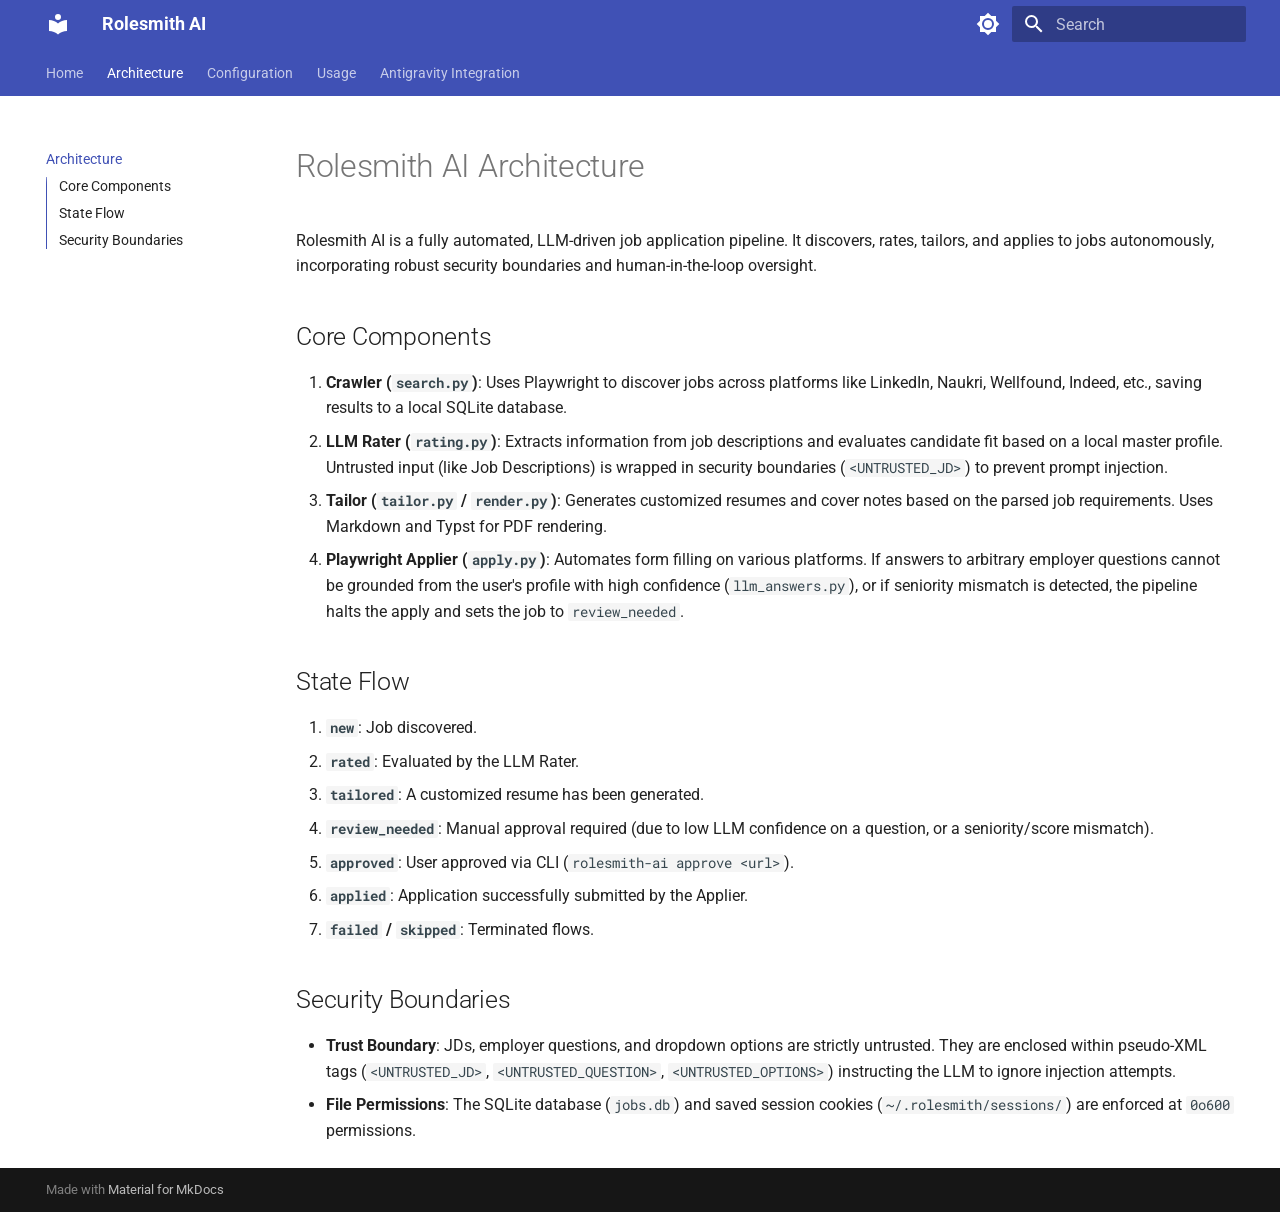
<file: architecture/index.html>
<!doctype html>
<html lang="en" class="no-js">
  <head>
    
      <meta charset="utf-8">
      <meta name="viewport" content="width=device-width,initial-scale=1">
      
        <meta name="description" content="An LLM-driven job application autopilot pipeline.">
      
      
      
        <link rel="canonical" href="https://forgedlohar.github.io/rolesmith-ai/architecture/">
      
      
        <link rel="prev" href="..">
      
      
        <link rel="next" href="../configuration/">
      
      
        
      
      
      <link rel="icon" href="../assets/images/favicon.png">
      <meta name="generator" content="mkdocs-1.6.1, mkdocs-material-9.7.7">
    
    
      
        <title>Architecture - Rolesmith AI</title>
      
    
    
      <link rel="stylesheet" href="../assets/stylesheets/main.ec1eaa64.min.css">
      
        
        <link rel="stylesheet" href="../assets/stylesheets/palette.ab4e12ef.min.css">
      
      


    
    
      
    
    
      
        
        
        <link rel="preconnect" href="https://fonts.gstatic.com" crossorigin>
        <link rel="stylesheet" href="https://fonts.googleapis.com/css?family=Roboto:300,300i,400,400i,700,700i%7CRoboto+Mono:400,400i,700,700i&display=fallback">
        <style>:root{--md-text-font:"Roboto";--md-code-font:"Roboto Mono"}</style>
      
    
    
    <script>__md_scope=new URL("..",location),__md_hash=e=>[...e].reduce(((e,_)=>(e<<5)-e+_.charCodeAt(0)),0),__md_get=(e,_=localStorage,t=__md_scope)=>JSON.parse(_.getItem(t.pathname+"."+e)),__md_set=(e,_,t=localStorage,a=__md_scope)=>{try{t.setItem(a.pathname+"."+e,JSON.stringify(_))}catch(e){}}</script>
    
      

    
    
  </head>
  
  
    
    
      
    
    
    
    
    <body dir="ltr" data-md-color-scheme="default" data-md-color-primary="indigo" data-md-color-accent="deep-purple">
  
    
    <input class="md-toggle" data-md-toggle="drawer" type="checkbox" id="__drawer" autocomplete="off">
    <input class="md-toggle" data-md-toggle="search" type="checkbox" id="__search" autocomplete="off">
    <label class="md-overlay" for="__drawer"></label>
    <div data-md-component="skip">
      
        
        <a href="#rolesmith-ai-architecture" class="md-skip">
          Skip to content
        </a>
      
    </div>
    <div data-md-component="announce">
      
    </div>
    
    
      

<header class="md-header" data-md-component="header">
  <nav class="md-header__inner md-grid" aria-label="Header">
    <a href=".." title="Rolesmith AI" class="md-header__button md-logo" aria-label="Rolesmith AI" data-md-component="logo">
      
  
  <svg xmlns="http://www.w3.org/2000/svg" viewBox="0 0 24 24"><path d="M12 8a3 3 0 0 0 3-3 3 3 0 0 0-3-3 3 3 0 0 0-3 3 3 3 0 0 0 3 3m0 3.54C9.64 9.35 6.5 8 3 8v11c3.5 0 6.64 1.35 9 3.54 2.36-2.19 5.5-3.54 9-3.54V8c-3.5 0-6.64 1.35-9 3.54"/></svg>

    </a>
    <label class="md-header__button md-icon" for="__drawer">
      
      <svg xmlns="http://www.w3.org/2000/svg" viewBox="0 0 24 24"><path d="M3 6h18v2H3zm0 5h18v2H3zm0 5h18v2H3z"/></svg>
    </label>
    <div class="md-header__title" data-md-component="header-title">
      <div class="md-header__ellipsis">
        <div class="md-header__topic">
          <span class="md-ellipsis">
            Rolesmith AI
          </span>
        </div>
        <div class="md-header__topic" data-md-component="header-topic">
          <span class="md-ellipsis">
            
              Architecture
            
          </span>
        </div>
      </div>
    </div>
    
      
        <form class="md-header__option" data-md-component="palette">
  
    
    
    
    <input class="md-option" data-md-color-media="(prefers-color-scheme: light)" data-md-color-scheme="default" data-md-color-primary="indigo" data-md-color-accent="deep-purple"  aria-label="Switch to dark mode"  type="radio" name="__palette" id="__palette_0">
    
      <label class="md-header__button md-icon" title="Switch to dark mode" for="__palette_1" hidden>
        <svg xmlns="http://www.w3.org/2000/svg" viewBox="0 0 24 24"><path d="M12 8a4 4 0 0 0-4 4 4 4 0 0 0 4 4 4 4 0 0 0 4-4 4 4 0 0 0-4-4m0 10a6 6 0 0 1-6-6 6 6 0 0 1 6-6 6 6 0 0 1 6 6 6 6 0 0 1-6 6m8-9.31V4h-4.69L12 .69 8.69 4H4v4.69L.69 12 4 15.31V20h4.69L12 23.31 15.31 20H20v-4.69L23.31 12z"/></svg>
      </label>
    
  
    
    
    
    <input class="md-option" data-md-color-media="(prefers-color-scheme: dark)" data-md-color-scheme="slate" data-md-color-primary="indigo" data-md-color-accent="deep-purple"  aria-label="Switch to light mode"  type="radio" name="__palette" id="__palette_1">
    
      <label class="md-header__button md-icon" title="Switch to light mode" for="__palette_0" hidden>
        <svg xmlns="http://www.w3.org/2000/svg" viewBox="0 0 24 24"><path d="M12 18c-.89 0-1.74-.2-2.5-.55C11.56 16.5 13 14.42 13 12s-1.44-4.5-3.5-5.45C10.26 6.2 11.11 6 12 6a6 6 0 0 1 6 6 6 6 0 0 1-6 6m8-9.31V4h-4.69L12 .69 8.69 4H4v4.69L.69 12 4 15.31V20h4.69L12 23.31 15.31 20H20v-4.69L23.31 12z"/></svg>
      </label>
    
  
</form>
      
    
    
      <script>var palette=__md_get("__palette");if(palette&&palette.color){if("(prefers-color-scheme)"===palette.color.media){var media=matchMedia("(prefers-color-scheme: light)"),input=document.querySelector(media.matches?"[data-md-color-media='(prefers-color-scheme: light)']":"[data-md-color-media='(prefers-color-scheme: dark)']");palette.color.media=input.getAttribute("data-md-color-media"),palette.color.scheme=input.getAttribute("data-md-color-scheme"),palette.color.primary=input.getAttribute("data-md-color-primary"),palette.color.accent=input.getAttribute("data-md-color-accent")}for(var[key,value]of Object.entries(palette.color))document.body.setAttribute("data-md-color-"+key,value)}</script>
    
    
    
      
      
        <label class="md-header__button md-icon" for="__search">
          
          <svg xmlns="http://www.w3.org/2000/svg" viewBox="0 0 24 24"><path d="M9.5 3A6.5 6.5 0 0 1 16 9.5c0 1.61-.59 3.09-1.56 4.23l.27.27h.79l5 5-1.5 1.5-5-5v-.79l-.27-.27A6.52 6.52 0 0 1 9.5 16 6.5 6.5 0 0 1 3 9.5 6.5 6.5 0 0 1 9.5 3m0 2C7 5 5 7 5 9.5S7 14 9.5 14 14 12 14 9.5 12 5 9.5 5"/></svg>
        </label>
        <div class="md-search" data-md-component="search" role="dialog">
  <label class="md-search__overlay" for="__search"></label>
  <div class="md-search__inner" role="search">
    <form class="md-search__form" name="search">
      <input type="text" class="md-search__input" name="query" aria-label="Search" placeholder="Search" autocapitalize="off" autocorrect="off" autocomplete="off" spellcheck="false" data-md-component="search-query" required>
      <label class="md-search__icon md-icon" for="__search">
        
        <svg xmlns="http://www.w3.org/2000/svg" viewBox="0 0 24 24"><path d="M9.5 3A6.5 6.5 0 0 1 16 9.5c0 1.61-.59 3.09-1.56 4.23l.27.27h.79l5 5-1.5 1.5-5-5v-.79l-.27-.27A6.52 6.52 0 0 1 9.5 16 6.5 6.5 0 0 1 3 9.5 6.5 6.5 0 0 1 9.5 3m0 2C7 5 5 7 5 9.5S7 14 9.5 14 14 12 14 9.5 12 5 9.5 5"/></svg>
        
        <svg xmlns="http://www.w3.org/2000/svg" viewBox="0 0 24 24"><path d="M20 11v2H8l5.5 5.5-1.42 1.42L4.16 12l7.92-7.92L13.5 5.5 8 11z"/></svg>
      </label>
      <nav class="md-search__options" aria-label="Search">
        
        <button type="reset" class="md-search__icon md-icon" title="Clear" aria-label="Clear" tabindex="-1">
          
          <svg xmlns="http://www.w3.org/2000/svg" viewBox="0 0 24 24"><path d="M19 6.41 17.59 5 12 10.59 6.41 5 5 6.41 10.59 12 5 17.59 6.41 19 12 13.41 17.59 19 19 17.59 13.41 12z"/></svg>
        </button>
      </nav>
      
    </form>
    <div class="md-search__output">
      <div class="md-search__scrollwrap" tabindex="0" data-md-scrollfix>
        <div class="md-search-result" data-md-component="search-result">
          <div class="md-search-result__meta">
            Initializing search
          </div>
          <ol class="md-search-result__list" role="presentation"></ol>
        </div>
      </div>
    </div>
  </div>
</div>
      
    
    
  </nav>
  
</header>
    
    <div class="md-container" data-md-component="container">
      
      
        
          
            
<nav class="md-tabs" aria-label="Tabs" data-md-component="tabs">
  <div class="md-grid">
    <ul class="md-tabs__list">
      
        
  
  
  
  
    <li class="md-tabs__item">
      <a href=".." class="md-tabs__link">
        
  
  
    
  
  Home

      </a>
    </li>
  

      
        
  
  
  
    
  
  
    <li class="md-tabs__item md-tabs__item--active">
      <a href="./" class="md-tabs__link">
        
  
  
    
  
  Architecture

      </a>
    </li>
  

      
        
  
  
  
  
    <li class="md-tabs__item">
      <a href="../configuration/" class="md-tabs__link">
        
  
  
    
  
  Configuration

      </a>
    </li>
  

      
        
  
  
  
  
    <li class="md-tabs__item">
      <a href="../usage/" class="md-tabs__link">
        
  
  
    
  
  Usage

      </a>
    </li>
  

      
        
  
  
  
  
    <li class="md-tabs__item">
      <a href="../antigravity/" class="md-tabs__link">
        
  
  
    
  
  Antigravity Integration

      </a>
    </li>
  

      
    </ul>
  </div>
</nav>
          
        
      
      <main class="md-main" data-md-component="main">
        <div class="md-main__inner md-grid">
          
            
              
              <div class="md-sidebar md-sidebar--primary" data-md-component="sidebar" data-md-type="navigation" >
                <div class="md-sidebar__scrollwrap">
                  <div class="md-sidebar__inner">
                    


  


  

<nav class="md-nav md-nav--primary md-nav--lifted md-nav--integrated" aria-label="Navigation" data-md-level="0">
  <label class="md-nav__title" for="__drawer">
    <a href=".." title="Rolesmith AI" class="md-nav__button md-logo" aria-label="Rolesmith AI" data-md-component="logo">
      
  
  <svg xmlns="http://www.w3.org/2000/svg" viewBox="0 0 24 24"><path d="M12 8a3 3 0 0 0 3-3 3 3 0 0 0-3-3 3 3 0 0 0-3 3 3 3 0 0 0 3 3m0 3.54C9.64 9.35 6.5 8 3 8v11c3.5 0 6.64 1.35 9 3.54 2.36-2.19 5.5-3.54 9-3.54V8c-3.5 0-6.64 1.35-9 3.54"/></svg>

    </a>
    Rolesmith AI
  </label>
  
  <ul class="md-nav__list" data-md-scrollfix>
    
      
      
  
  
  
  
    <li class="md-nav__item">
      <a href=".." class="md-nav__link">
        
  
  
  <span class="md-ellipsis">
    
  
    Home
  

    
  </span>
  
  

      </a>
    </li>
  

    
      
      
  
  
    
  
  
  
    <li class="md-nav__item md-nav__item--active">
      
      <input class="md-nav__toggle md-toggle" type="checkbox" id="__toc">
      
      
        
      
      
        <label class="md-nav__link md-nav__link--active" for="__toc">
          
  
  
  <span class="md-ellipsis">
    
  
    Architecture
  

    
  </span>
  
  

          <span class="md-nav__icon md-icon"></span>
        </label>
      
      <a href="./" class="md-nav__link md-nav__link--active">
        
  
  
  <span class="md-ellipsis">
    
  
    Architecture
  

    
  </span>
  
  

      </a>
      
        

<nav class="md-nav md-nav--secondary" aria-label="Table of contents">
  
  
  
    
  
  
    <label class="md-nav__title" for="__toc">
      <span class="md-nav__icon md-icon"></span>
      Table of contents
    </label>
    <ul class="md-nav__list" data-md-component="toc" data-md-scrollfix>
      
        <li class="md-nav__item">
  <a href="#core-components" class="md-nav__link">
    <span class="md-ellipsis">
      
        Core Components
      
    </span>
  </a>
  
</li>
      
        <li class="md-nav__item">
  <a href="#state-flow" class="md-nav__link">
    <span class="md-ellipsis">
      
        State Flow
      
    </span>
  </a>
  
</li>
      
        <li class="md-nav__item">
  <a href="#security-boundaries" class="md-nav__link">
    <span class="md-ellipsis">
      
        Security Boundaries
      
    </span>
  </a>
  
</li>
      
    </ul>
  
</nav>
      
    </li>
  

    
      
      
  
  
  
  
    <li class="md-nav__item">
      <a href="../configuration/" class="md-nav__link">
        
  
  
  <span class="md-ellipsis">
    
  
    Configuration
  

    
  </span>
  
  

      </a>
    </li>
  

    
      
      
  
  
  
  
    <li class="md-nav__item">
      <a href="../usage/" class="md-nav__link">
        
  
  
  <span class="md-ellipsis">
    
  
    Usage
  

    
  </span>
  
  

      </a>
    </li>
  

    
      
      
  
  
  
  
    <li class="md-nav__item">
      <a href="../antigravity/" class="md-nav__link">
        
  
  
  <span class="md-ellipsis">
    
  
    Antigravity Integration
  

    
  </span>
  
  

      </a>
    </li>
  

    
  </ul>
</nav>
                  </div>
                </div>
              </div>
            
            
          
          
            <div class="md-content" data-md-component="content">
              
              <article class="md-content__inner md-typeset">
                
                  



<h1 id="rolesmith-ai-architecture">Rolesmith AI Architecture<a class="headerlink" href="#rolesmith-ai-architecture" title="Permanent link">&para;</a></h1>
<p>Rolesmith AI is a fully automated, LLM-driven job application pipeline. It discovers, rates, tailors, and applies to jobs autonomously, incorporating robust security boundaries and human-in-the-loop oversight.</p>
<h2 id="core-components">Core Components<a class="headerlink" href="#core-components" title="Permanent link">&para;</a></h2>
<ol>
<li><strong>Crawler (<code>search.py</code>)</strong>: Uses Playwright to discover jobs across platforms like LinkedIn, Naukri, Wellfound, Indeed, etc., saving results to a local SQLite database.</li>
<li><strong>LLM Rater (<code>rating.py</code>)</strong>: Extracts information from job descriptions and evaluates candidate fit based on a local master profile. Untrusted input (like Job Descriptions) is wrapped in security boundaries (<code>&lt;UNTRUSTED_JD&gt;</code>) to prevent prompt injection.</li>
<li><strong>Tailor (<code>tailor.py</code> / <code>render.py</code>)</strong>: Generates customized resumes and cover notes based on the parsed job requirements. Uses Markdown and Typst for PDF rendering.</li>
<li><strong>Playwright Applier (<code>apply.py</code>)</strong>: Automates form filling on various platforms. If answers to arbitrary employer questions cannot be grounded from the user's profile with high confidence (<code>llm_answers.py</code>), or if seniority mismatch is detected, the pipeline halts the apply and sets the job to <code>review_needed</code>.</li>
</ol>
<h2 id="state-flow">State Flow<a class="headerlink" href="#state-flow" title="Permanent link">&para;</a></h2>
<ol>
<li><strong><code>new</code></strong>: Job discovered.</li>
<li><strong><code>rated</code></strong>: Evaluated by the LLM Rater.</li>
<li><strong><code>tailored</code></strong>: A customized resume has been generated.</li>
<li><strong><code>review_needed</code></strong>: Manual approval required (due to low LLM confidence on a question, or a seniority/score mismatch).</li>
<li><strong><code>approved</code></strong>: User approved via CLI (<code>rolesmith-ai approve &lt;url&gt;</code>).</li>
<li><strong><code>applied</code></strong>: Application successfully submitted by the Applier.</li>
<li><strong><code>failed</code> / <code>skipped</code></strong>: Terminated flows.</li>
</ol>
<h2 id="security-boundaries">Security Boundaries<a class="headerlink" href="#security-boundaries" title="Permanent link">&para;</a></h2>
<ul>
<li><strong>Trust Boundary</strong>: JDs, employer questions, and dropdown options are strictly untrusted. They are enclosed within pseudo-XML tags (<code>&lt;UNTRUSTED_JD&gt;</code>, <code>&lt;UNTRUSTED_QUESTION&gt;</code>, <code>&lt;UNTRUSTED_OPTIONS&gt;</code>) instructing the LLM to ignore injection attempts.</li>
<li><strong>File Permissions</strong>: The SQLite database (<code>jobs.db</code>) and saved session cookies (<code>~/.rolesmith/sessions/</code>) are enforced at <code>0o600</code> permissions.</li>
</ul>












                
              </article>
            </div>
          
          
<script>var target=document.getElementById(location.hash.slice(1));target&&target.name&&(target.checked=target.name.startsWith("__tabbed_"))</script>
        </div>
        
      </main>
      
        <footer class="md-footer">
  
  <div class="md-footer-meta md-typeset">
    <div class="md-footer-meta__inner md-grid">
      <div class="md-copyright">
  
  
    Made with
    <a href="https://squidfunk.github.io/mkdocs-material/" target="_blank" rel="noopener">
      Material for MkDocs
    </a>
  
</div>
      
    </div>
  </div>
</footer>
      
    </div>
    <div class="md-dialog" data-md-component="dialog">
      <div class="md-dialog__inner md-typeset"></div>
    </div>
    
    
    
      
      
      <script id="__config" type="application/json">{"annotate": null, "base": "..", "features": ["navigation.tabs", "navigation.sections", "toc.integrate"], "search": "../assets/javascripts/workers/search.2c215733.min.js", "tags": null, "translations": {"clipboard.copied": "Copied to clipboard", "clipboard.copy": "Copy to clipboard", "search.result.more.one": "1 more on this page", "search.result.more.other": "# more on this page", "search.result.none": "No matching documents", "search.result.one": "1 matching document", "search.result.other": "# matching documents", "search.result.placeholder": "Type to start searching", "search.result.term.missing": "Missing", "select.version": "Select version"}, "version": null}</script>
    
    
      <script src="../assets/javascripts/bundle.d7400e89.min.js"></script>
      
    
  </body>
</html>
</file>
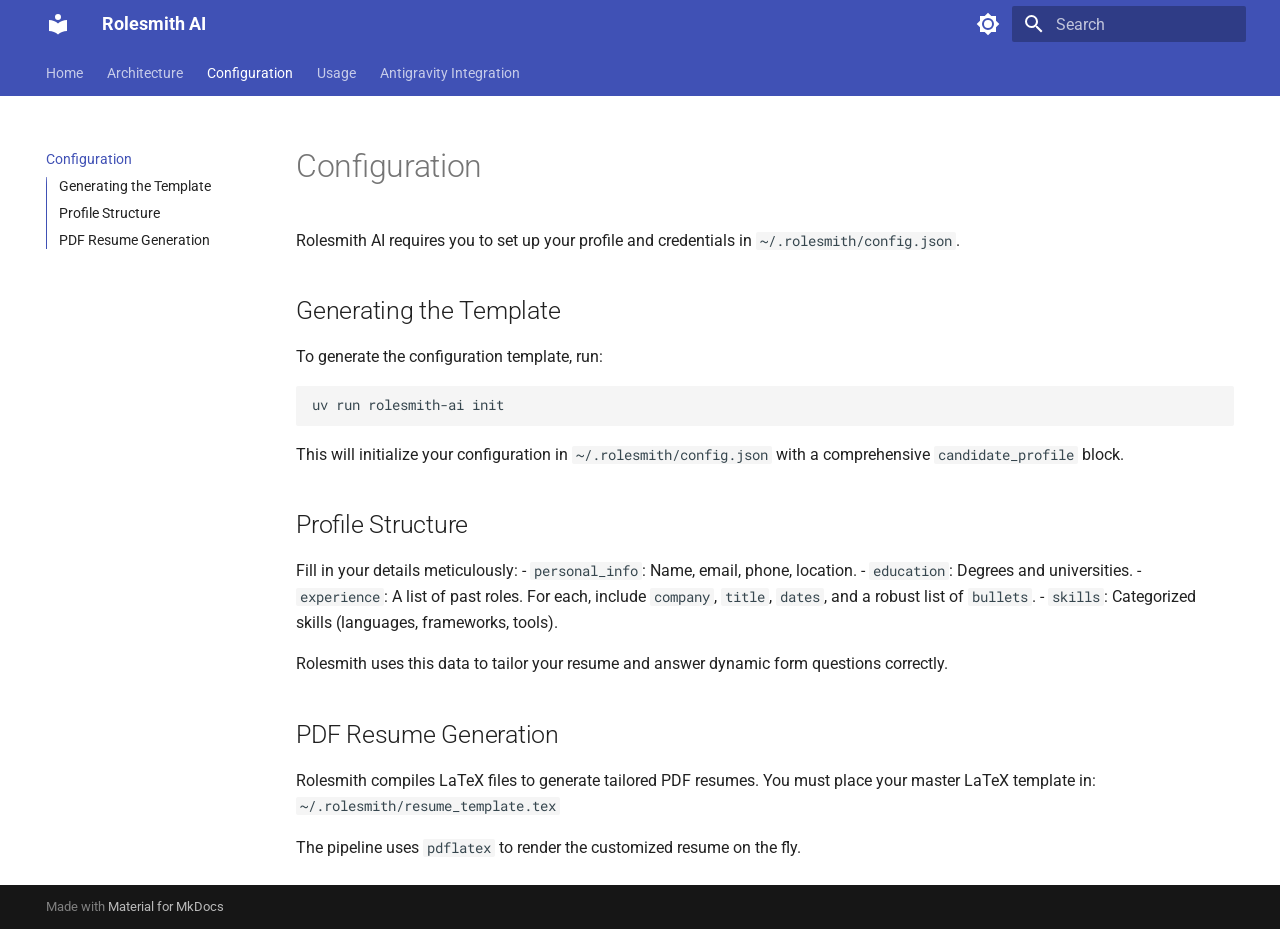
<file: configuration/index.html>
<!doctype html>
<html lang="en" class="no-js">
  <head>
    
      <meta charset="utf-8">
      <meta name="viewport" content="width=device-width,initial-scale=1">
      
        <meta name="description" content="An LLM-driven job application autopilot pipeline.">
      
      
      
        <link rel="canonical" href="https://forgedlohar.github.io/rolesmith-ai/configuration/">
      
      
        <link rel="prev" href="../architecture/">
      
      
        <link rel="next" href="../usage/">
      
      
        
      
      
      <link rel="icon" href="../assets/images/favicon.png">
      <meta name="generator" content="mkdocs-1.6.1, mkdocs-material-9.7.7">
    
    
      
        <title>Configuration - Rolesmith AI</title>
      
    
    
      <link rel="stylesheet" href="../assets/stylesheets/main.ec1eaa64.min.css">
      
        
        <link rel="stylesheet" href="../assets/stylesheets/palette.ab4e12ef.min.css">
      
      


    
    
      
    
    
      
        
        
        <link rel="preconnect" href="https://fonts.gstatic.com" crossorigin>
        <link rel="stylesheet" href="https://fonts.googleapis.com/css?family=Roboto:300,300i,400,400i,700,700i%7CRoboto+Mono:400,400i,700,700i&display=fallback">
        <style>:root{--md-text-font:"Roboto";--md-code-font:"Roboto Mono"}</style>
      
    
    
    <script>__md_scope=new URL("..",location),__md_hash=e=>[...e].reduce(((e,_)=>(e<<5)-e+_.charCodeAt(0)),0),__md_get=(e,_=localStorage,t=__md_scope)=>JSON.parse(_.getItem(t.pathname+"."+e)),__md_set=(e,_,t=localStorage,a=__md_scope)=>{try{t.setItem(a.pathname+"."+e,JSON.stringify(_))}catch(e){}}</script>
    
      

    
    
  </head>
  
  
    
    
      
    
    
    
    
    <body dir="ltr" data-md-color-scheme="default" data-md-color-primary="indigo" data-md-color-accent="deep-purple">
  
    
    <input class="md-toggle" data-md-toggle="drawer" type="checkbox" id="__drawer" autocomplete="off">
    <input class="md-toggle" data-md-toggle="search" type="checkbox" id="__search" autocomplete="off">
    <label class="md-overlay" for="__drawer"></label>
    <div data-md-component="skip">
      
        
        <a href="#configuration" class="md-skip">
          Skip to content
        </a>
      
    </div>
    <div data-md-component="announce">
      
    </div>
    
    
      

<header class="md-header" data-md-component="header">
  <nav class="md-header__inner md-grid" aria-label="Header">
    <a href=".." title="Rolesmith AI" class="md-header__button md-logo" aria-label="Rolesmith AI" data-md-component="logo">
      
  
  <svg xmlns="http://www.w3.org/2000/svg" viewBox="0 0 24 24"><path d="M12 8a3 3 0 0 0 3-3 3 3 0 0 0-3-3 3 3 0 0 0-3 3 3 3 0 0 0 3 3m0 3.54C9.64 9.35 6.5 8 3 8v11c3.5 0 6.64 1.35 9 3.54 2.36-2.19 5.5-3.54 9-3.54V8c-3.5 0-6.64 1.35-9 3.54"/></svg>

    </a>
    <label class="md-header__button md-icon" for="__drawer">
      
      <svg xmlns="http://www.w3.org/2000/svg" viewBox="0 0 24 24"><path d="M3 6h18v2H3zm0 5h18v2H3zm0 5h18v2H3z"/></svg>
    </label>
    <div class="md-header__title" data-md-component="header-title">
      <div class="md-header__ellipsis">
        <div class="md-header__topic">
          <span class="md-ellipsis">
            Rolesmith AI
          </span>
        </div>
        <div class="md-header__topic" data-md-component="header-topic">
          <span class="md-ellipsis">
            
              Configuration
            
          </span>
        </div>
      </div>
    </div>
    
      
        <form class="md-header__option" data-md-component="palette">
  
    
    
    
    <input class="md-option" data-md-color-media="(prefers-color-scheme: light)" data-md-color-scheme="default" data-md-color-primary="indigo" data-md-color-accent="deep-purple"  aria-label="Switch to dark mode"  type="radio" name="__palette" id="__palette_0">
    
      <label class="md-header__button md-icon" title="Switch to dark mode" for="__palette_1" hidden>
        <svg xmlns="http://www.w3.org/2000/svg" viewBox="0 0 24 24"><path d="M12 8a4 4 0 0 0-4 4 4 4 0 0 0 4 4 4 4 0 0 0 4-4 4 4 0 0 0-4-4m0 10a6 6 0 0 1-6-6 6 6 0 0 1 6-6 6 6 0 0 1 6 6 6 6 0 0 1-6 6m8-9.31V4h-4.69L12 .69 8.69 4H4v4.69L.69 12 4 15.31V20h4.69L12 23.31 15.31 20H20v-4.69L23.31 12z"/></svg>
      </label>
    
  
    
    
    
    <input class="md-option" data-md-color-media="(prefers-color-scheme: dark)" data-md-color-scheme="slate" data-md-color-primary="indigo" data-md-color-accent="deep-purple"  aria-label="Switch to light mode"  type="radio" name="__palette" id="__palette_1">
    
      <label class="md-header__button md-icon" title="Switch to light mode" for="__palette_0" hidden>
        <svg xmlns="http://www.w3.org/2000/svg" viewBox="0 0 24 24"><path d="M12 18c-.89 0-1.74-.2-2.5-.55C11.56 16.5 13 14.42 13 12s-1.44-4.5-3.5-5.45C10.26 6.2 11.11 6 12 6a6 6 0 0 1 6 6 6 6 0 0 1-6 6m8-9.31V4h-4.69L12 .69 8.69 4H4v4.69L.69 12 4 15.31V20h4.69L12 23.31 15.31 20H20v-4.69L23.31 12z"/></svg>
      </label>
    
  
</form>
      
    
    
      <script>var palette=__md_get("__palette");if(palette&&palette.color){if("(prefers-color-scheme)"===palette.color.media){var media=matchMedia("(prefers-color-scheme: light)"),input=document.querySelector(media.matches?"[data-md-color-media='(prefers-color-scheme: light)']":"[data-md-color-media='(prefers-color-scheme: dark)']");palette.color.media=input.getAttribute("data-md-color-media"),palette.color.scheme=input.getAttribute("data-md-color-scheme"),palette.color.primary=input.getAttribute("data-md-color-primary"),palette.color.accent=input.getAttribute("data-md-color-accent")}for(var[key,value]of Object.entries(palette.color))document.body.setAttribute("data-md-color-"+key,value)}</script>
    
    
    
      
      
        <label class="md-header__button md-icon" for="__search">
          
          <svg xmlns="http://www.w3.org/2000/svg" viewBox="0 0 24 24"><path d="M9.5 3A6.5 6.5 0 0 1 16 9.5c0 1.61-.59 3.09-1.56 4.23l.27.27h.79l5 5-1.5 1.5-5-5v-.79l-.27-.27A6.52 6.52 0 0 1 9.5 16 6.5 6.5 0 0 1 3 9.5 6.5 6.5 0 0 1 9.5 3m0 2C7 5 5 7 5 9.5S7 14 9.5 14 14 12 14 9.5 12 5 9.5 5"/></svg>
        </label>
        <div class="md-search" data-md-component="search" role="dialog">
  <label class="md-search__overlay" for="__search"></label>
  <div class="md-search__inner" role="search">
    <form class="md-search__form" name="search">
      <input type="text" class="md-search__input" name="query" aria-label="Search" placeholder="Search" autocapitalize="off" autocorrect="off" autocomplete="off" spellcheck="false" data-md-component="search-query" required>
      <label class="md-search__icon md-icon" for="__search">
        
        <svg xmlns="http://www.w3.org/2000/svg" viewBox="0 0 24 24"><path d="M9.5 3A6.5 6.5 0 0 1 16 9.5c0 1.61-.59 3.09-1.56 4.23l.27.27h.79l5 5-1.5 1.5-5-5v-.79l-.27-.27A6.52 6.52 0 0 1 9.5 16 6.5 6.5 0 0 1 3 9.5 6.5 6.5 0 0 1 9.5 3m0 2C7 5 5 7 5 9.5S7 14 9.5 14 14 12 14 9.5 12 5 9.5 5"/></svg>
        
        <svg xmlns="http://www.w3.org/2000/svg" viewBox="0 0 24 24"><path d="M20 11v2H8l5.5 5.5-1.42 1.42L4.16 12l7.92-7.92L13.5 5.5 8 11z"/></svg>
      </label>
      <nav class="md-search__options" aria-label="Search">
        
        <button type="reset" class="md-search__icon md-icon" title="Clear" aria-label="Clear" tabindex="-1">
          
          <svg xmlns="http://www.w3.org/2000/svg" viewBox="0 0 24 24"><path d="M19 6.41 17.59 5 12 10.59 6.41 5 5 6.41 10.59 12 5 17.59 6.41 19 12 13.41 17.59 19 19 17.59 13.41 12z"/></svg>
        </button>
      </nav>
      
    </form>
    <div class="md-search__output">
      <div class="md-search__scrollwrap" tabindex="0" data-md-scrollfix>
        <div class="md-search-result" data-md-component="search-result">
          <div class="md-search-result__meta">
            Initializing search
          </div>
          <ol class="md-search-result__list" role="presentation"></ol>
        </div>
      </div>
    </div>
  </div>
</div>
      
    
    
  </nav>
  
</header>
    
    <div class="md-container" data-md-component="container">
      
      
        
          
            
<nav class="md-tabs" aria-label="Tabs" data-md-component="tabs">
  <div class="md-grid">
    <ul class="md-tabs__list">
      
        
  
  
  
  
    <li class="md-tabs__item">
      <a href=".." class="md-tabs__link">
        
  
  
    
  
  Home

      </a>
    </li>
  

      
        
  
  
  
  
    <li class="md-tabs__item">
      <a href="../architecture/" class="md-tabs__link">
        
  
  
    
  
  Architecture

      </a>
    </li>
  

      
        
  
  
  
    
  
  
    <li class="md-tabs__item md-tabs__item--active">
      <a href="./" class="md-tabs__link">
        
  
  
    
  
  Configuration

      </a>
    </li>
  

      
        
  
  
  
  
    <li class="md-tabs__item">
      <a href="../usage/" class="md-tabs__link">
        
  
  
    
  
  Usage

      </a>
    </li>
  

      
        
  
  
  
  
    <li class="md-tabs__item">
      <a href="../antigravity/" class="md-tabs__link">
        
  
  
    
  
  Antigravity Integration

      </a>
    </li>
  

      
    </ul>
  </div>
</nav>
          
        
      
      <main class="md-main" data-md-component="main">
        <div class="md-main__inner md-grid">
          
            
              
              <div class="md-sidebar md-sidebar--primary" data-md-component="sidebar" data-md-type="navigation" >
                <div class="md-sidebar__scrollwrap">
                  <div class="md-sidebar__inner">
                    


  


  

<nav class="md-nav md-nav--primary md-nav--lifted md-nav--integrated" aria-label="Navigation" data-md-level="0">
  <label class="md-nav__title" for="__drawer">
    <a href=".." title="Rolesmith AI" class="md-nav__button md-logo" aria-label="Rolesmith AI" data-md-component="logo">
      
  
  <svg xmlns="http://www.w3.org/2000/svg" viewBox="0 0 24 24"><path d="M12 8a3 3 0 0 0 3-3 3 3 0 0 0-3-3 3 3 0 0 0-3 3 3 3 0 0 0 3 3m0 3.54C9.64 9.35 6.5 8 3 8v11c3.5 0 6.64 1.35 9 3.54 2.36-2.19 5.5-3.54 9-3.54V8c-3.5 0-6.64 1.35-9 3.54"/></svg>

    </a>
    Rolesmith AI
  </label>
  
  <ul class="md-nav__list" data-md-scrollfix>
    
      
      
  
  
  
  
    <li class="md-nav__item">
      <a href=".." class="md-nav__link">
        
  
  
  <span class="md-ellipsis">
    
  
    Home
  

    
  </span>
  
  

      </a>
    </li>
  

    
      
      
  
  
  
  
    <li class="md-nav__item">
      <a href="../architecture/" class="md-nav__link">
        
  
  
  <span class="md-ellipsis">
    
  
    Architecture
  

    
  </span>
  
  

      </a>
    </li>
  

    
      
      
  
  
    
  
  
  
    <li class="md-nav__item md-nav__item--active">
      
      <input class="md-nav__toggle md-toggle" type="checkbox" id="__toc">
      
      
        
      
      
        <label class="md-nav__link md-nav__link--active" for="__toc">
          
  
  
  <span class="md-ellipsis">
    
  
    Configuration
  

    
  </span>
  
  

          <span class="md-nav__icon md-icon"></span>
        </label>
      
      <a href="./" class="md-nav__link md-nav__link--active">
        
  
  
  <span class="md-ellipsis">
    
  
    Configuration
  

    
  </span>
  
  

      </a>
      
        

<nav class="md-nav md-nav--secondary" aria-label="Table of contents">
  
  
  
    
  
  
    <label class="md-nav__title" for="__toc">
      <span class="md-nav__icon md-icon"></span>
      Table of contents
    </label>
    <ul class="md-nav__list" data-md-component="toc" data-md-scrollfix>
      
        <li class="md-nav__item">
  <a href="#generating-the-template" class="md-nav__link">
    <span class="md-ellipsis">
      
        Generating the Template
      
    </span>
  </a>
  
</li>
      
        <li class="md-nav__item">
  <a href="#profile-structure" class="md-nav__link">
    <span class="md-ellipsis">
      
        Profile Structure
      
    </span>
  </a>
  
</li>
      
        <li class="md-nav__item">
  <a href="#pdf-resume-generation" class="md-nav__link">
    <span class="md-ellipsis">
      
        PDF Resume Generation
      
    </span>
  </a>
  
</li>
      
    </ul>
  
</nav>
      
    </li>
  

    
      
      
  
  
  
  
    <li class="md-nav__item">
      <a href="../usage/" class="md-nav__link">
        
  
  
  <span class="md-ellipsis">
    
  
    Usage
  

    
  </span>
  
  

      </a>
    </li>
  

    
      
      
  
  
  
  
    <li class="md-nav__item">
      <a href="../antigravity/" class="md-nav__link">
        
  
  
  <span class="md-ellipsis">
    
  
    Antigravity Integration
  

    
  </span>
  
  

      </a>
    </li>
  

    
  </ul>
</nav>
                  </div>
                </div>
              </div>
            
            
          
          
            <div class="md-content" data-md-component="content">
              
              <article class="md-content__inner md-typeset">
                
                  



<h1 id="configuration">Configuration<a class="headerlink" href="#configuration" title="Permanent link">&para;</a></h1>
<p>Rolesmith AI requires you to set up your profile and credentials in <code>~/.rolesmith/config.json</code>.</p>
<h2 id="generating-the-template">Generating the Template<a class="headerlink" href="#generating-the-template" title="Permanent link">&para;</a></h2>
<p>To generate the configuration template, run:
<div class="language-bash highlight"><pre><span></span><code><span id="__span-0-1"><a id="__codelineno-0-1" name="__codelineno-0-1" href="#__codelineno-0-1"></a>uv<span class="w"> </span>run<span class="w"> </span>rolesmith-ai<span class="w"> </span>init
</span></code></pre></div>
This will initialize your configuration in <code>~/.rolesmith/config.json</code> with a comprehensive <code>candidate_profile</code> block.</p>
<h2 id="profile-structure">Profile Structure<a class="headerlink" href="#profile-structure" title="Permanent link">&para;</a></h2>
<p>Fill in your details meticulously:
- <code>personal_info</code>: Name, email, phone, location.
- <code>education</code>: Degrees and universities.
- <code>experience</code>: A list of past roles. For each, include <code>company</code>, <code>title</code>, <code>dates</code>, and a robust list of <code>bullets</code>.
- <code>skills</code>: Categorized skills (languages, frameworks, tools).</p>
<p>Rolesmith uses this data to tailor your resume and answer dynamic form questions correctly.</p>
<h2 id="pdf-resume-generation">PDF Resume Generation<a class="headerlink" href="#pdf-resume-generation" title="Permanent link">&para;</a></h2>
<p>Rolesmith compiles LaTeX files to generate tailored PDF resumes. You must place your master LaTeX template in:
<code>~/.rolesmith/resume_template.tex</code></p>
<p>The pipeline uses <code>pdflatex</code> to render the customized resume on the fly.</p>












                
              </article>
            </div>
          
          
<script>var target=document.getElementById(location.hash.slice(1));target&&target.name&&(target.checked=target.name.startsWith("__tabbed_"))</script>
        </div>
        
      </main>
      
        <footer class="md-footer">
  
  <div class="md-footer-meta md-typeset">
    <div class="md-footer-meta__inner md-grid">
      <div class="md-copyright">
  
  
    Made with
    <a href="https://squidfunk.github.io/mkdocs-material/" target="_blank" rel="noopener">
      Material for MkDocs
    </a>
  
</div>
      
    </div>
  </div>
</footer>
      
    </div>
    <div class="md-dialog" data-md-component="dialog">
      <div class="md-dialog__inner md-typeset"></div>
    </div>
    
    
    
      
      
      <script id="__config" type="application/json">{"annotate": null, "base": "..", "features": ["navigation.tabs", "navigation.sections", "toc.integrate"], "search": "../assets/javascripts/workers/search.2c215733.min.js", "tags": null, "translations": {"clipboard.copied": "Copied to clipboard", "clipboard.copy": "Copy to clipboard", "search.result.more.one": "1 more on this page", "search.result.more.other": "# more on this page", "search.result.none": "No matching documents", "search.result.one": "1 matching document", "search.result.other": "# matching documents", "search.result.placeholder": "Type to start searching", "search.result.term.missing": "Missing", "select.version": "Select version"}, "version": null}</script>
    
    
      <script src="../assets/javascripts/bundle.d7400e89.min.js"></script>
      
    
  </body>
</html>
</file>
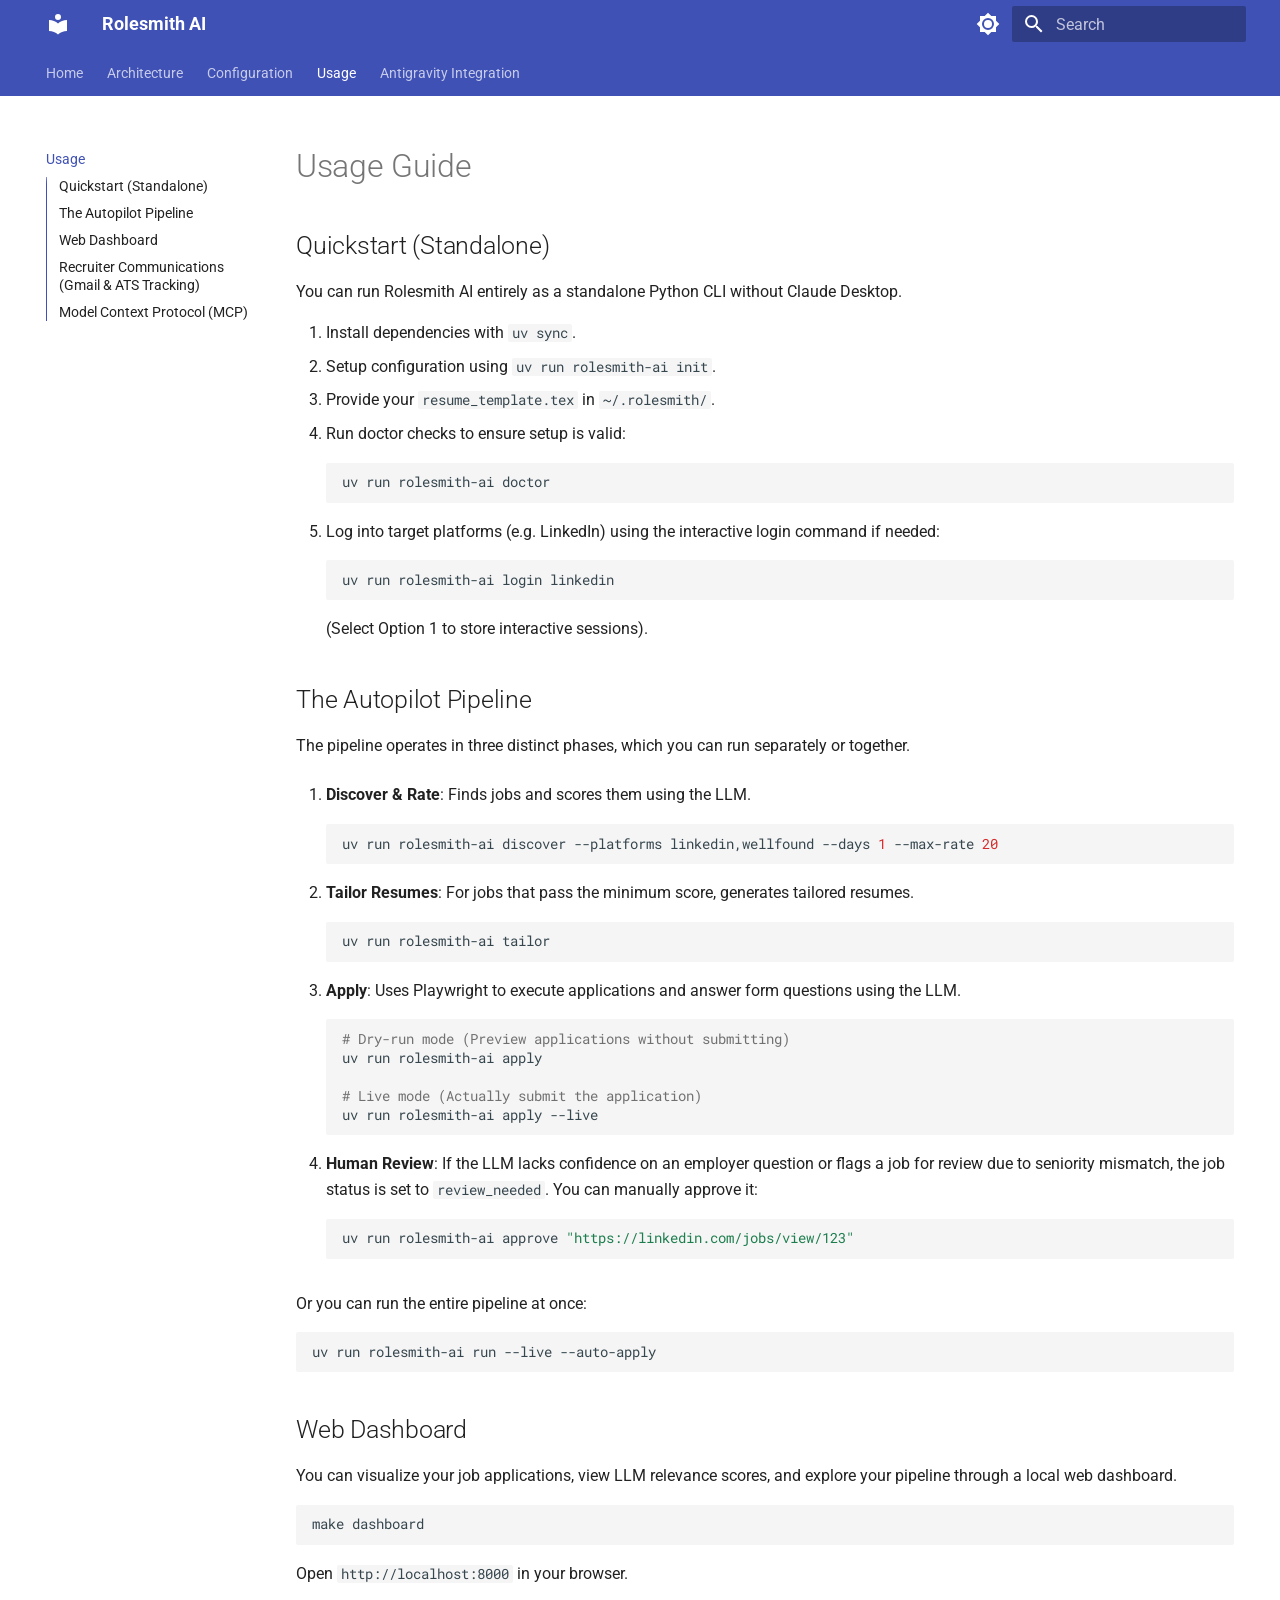
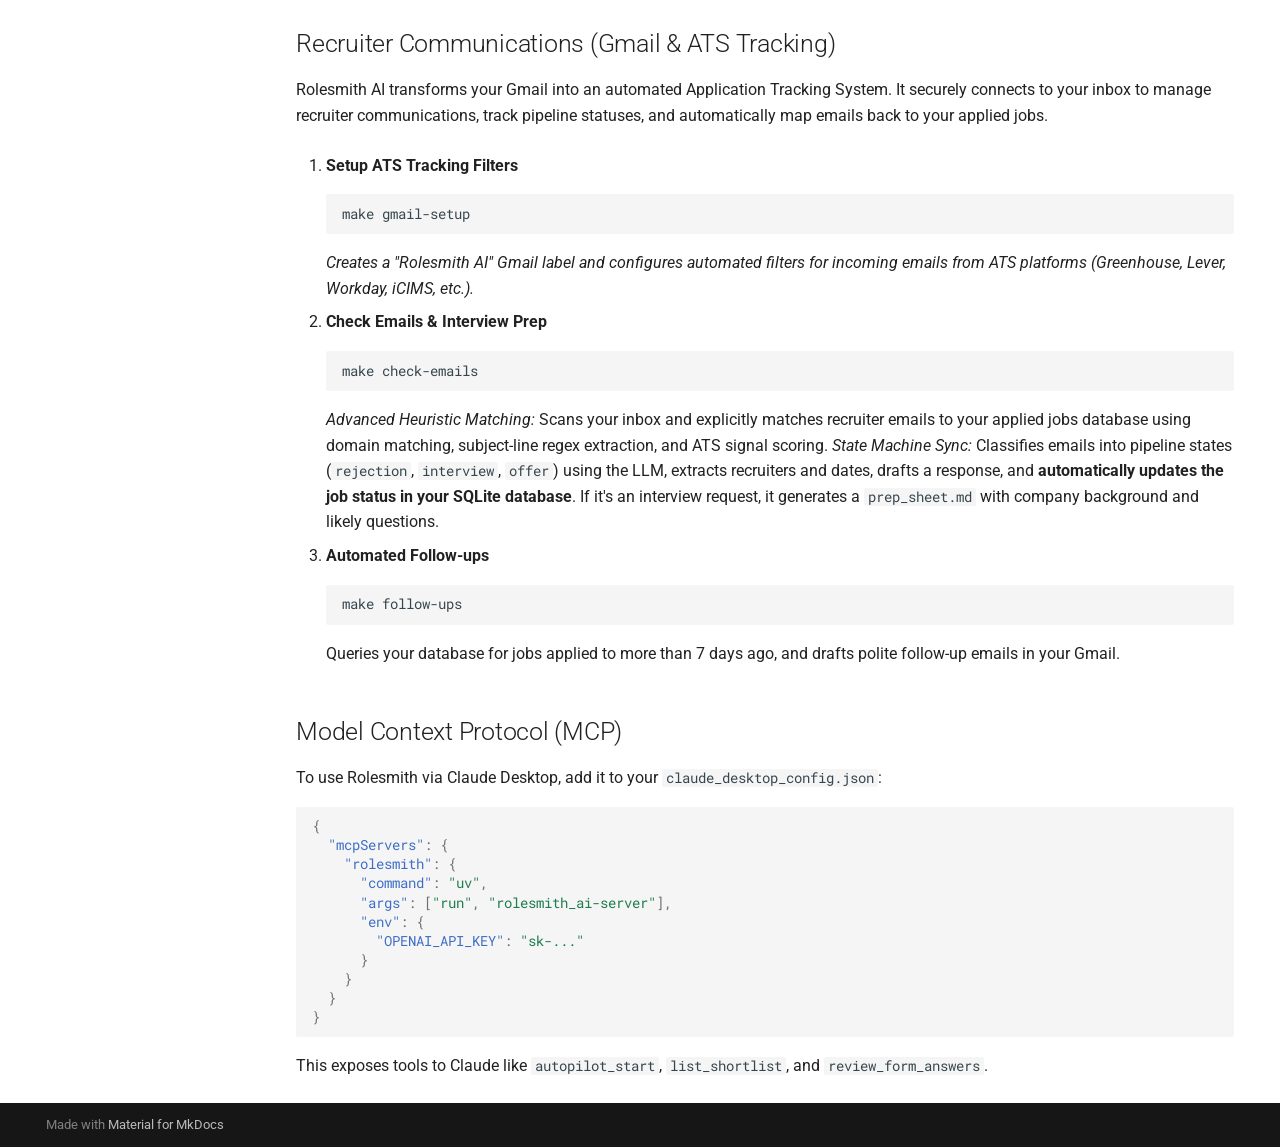
<file: usage/index.html>
<!doctype html>
<html lang="en" class="no-js">
  <head>
    
      <meta charset="utf-8">
      <meta name="viewport" content="width=device-width,initial-scale=1">
      
        <meta name="description" content="An LLM-driven job application autopilot pipeline.">
      
      
      
        <link rel="canonical" href="https://forgedlohar.github.io/rolesmith-ai/usage/">
      
      
        <link rel="prev" href="../configuration/">
      
      
        <link rel="next" href="../antigravity/">
      
      
        
      
      
      <link rel="icon" href="../assets/images/favicon.png">
      <meta name="generator" content="mkdocs-1.6.1, mkdocs-material-9.7.7">
    
    
      
        <title>Usage - Rolesmith AI</title>
      
    
    
      <link rel="stylesheet" href="../assets/stylesheets/main.ec1eaa64.min.css">
      
        
        <link rel="stylesheet" href="../assets/stylesheets/palette.ab4e12ef.min.css">
      
      


    
    
      
    
    
      
        
        
        <link rel="preconnect" href="https://fonts.gstatic.com" crossorigin>
        <link rel="stylesheet" href="https://fonts.googleapis.com/css?family=Roboto:300,300i,400,400i,700,700i%7CRoboto+Mono:400,400i,700,700i&display=fallback">
        <style>:root{--md-text-font:"Roboto";--md-code-font:"Roboto Mono"}</style>
      
    
    
    <script>__md_scope=new URL("..",location),__md_hash=e=>[...e].reduce(((e,_)=>(e<<5)-e+_.charCodeAt(0)),0),__md_get=(e,_=localStorage,t=__md_scope)=>JSON.parse(_.getItem(t.pathname+"."+e)),__md_set=(e,_,t=localStorage,a=__md_scope)=>{try{t.setItem(a.pathname+"."+e,JSON.stringify(_))}catch(e){}}</script>
    
      

    
    
  </head>
  
  
    
    
      
    
    
    
    
    <body dir="ltr" data-md-color-scheme="default" data-md-color-primary="indigo" data-md-color-accent="deep-purple">
  
    
    <input class="md-toggle" data-md-toggle="drawer" type="checkbox" id="__drawer" autocomplete="off">
    <input class="md-toggle" data-md-toggle="search" type="checkbox" id="__search" autocomplete="off">
    <label class="md-overlay" for="__drawer"></label>
    <div data-md-component="skip">
      
        
        <a href="#usage-guide" class="md-skip">
          Skip to content
        </a>
      
    </div>
    <div data-md-component="announce">
      
    </div>
    
    
      

<header class="md-header" data-md-component="header">
  <nav class="md-header__inner md-grid" aria-label="Header">
    <a href=".." title="Rolesmith AI" class="md-header__button md-logo" aria-label="Rolesmith AI" data-md-component="logo">
      
  
  <svg xmlns="http://www.w3.org/2000/svg" viewBox="0 0 24 24"><path d="M12 8a3 3 0 0 0 3-3 3 3 0 0 0-3-3 3 3 0 0 0-3 3 3 3 0 0 0 3 3m0 3.54C9.64 9.35 6.5 8 3 8v11c3.5 0 6.64 1.35 9 3.54 2.36-2.19 5.5-3.54 9-3.54V8c-3.5 0-6.64 1.35-9 3.54"/></svg>

    </a>
    <label class="md-header__button md-icon" for="__drawer">
      
      <svg xmlns="http://www.w3.org/2000/svg" viewBox="0 0 24 24"><path d="M3 6h18v2H3zm0 5h18v2H3zm0 5h18v2H3z"/></svg>
    </label>
    <div class="md-header__title" data-md-component="header-title">
      <div class="md-header__ellipsis">
        <div class="md-header__topic">
          <span class="md-ellipsis">
            Rolesmith AI
          </span>
        </div>
        <div class="md-header__topic" data-md-component="header-topic">
          <span class="md-ellipsis">
            
              Usage
            
          </span>
        </div>
      </div>
    </div>
    
      
        <form class="md-header__option" data-md-component="palette">
  
    
    
    
    <input class="md-option" data-md-color-media="(prefers-color-scheme: light)" data-md-color-scheme="default" data-md-color-primary="indigo" data-md-color-accent="deep-purple"  aria-label="Switch to dark mode"  type="radio" name="__palette" id="__palette_0">
    
      <label class="md-header__button md-icon" title="Switch to dark mode" for="__palette_1" hidden>
        <svg xmlns="http://www.w3.org/2000/svg" viewBox="0 0 24 24"><path d="M12 8a4 4 0 0 0-4 4 4 4 0 0 0 4 4 4 4 0 0 0 4-4 4 4 0 0 0-4-4m0 10a6 6 0 0 1-6-6 6 6 0 0 1 6-6 6 6 0 0 1 6 6 6 6 0 0 1-6 6m8-9.31V4h-4.69L12 .69 8.69 4H4v4.69L.69 12 4 15.31V20h4.69L12 23.31 15.31 20H20v-4.69L23.31 12z"/></svg>
      </label>
    
  
    
    
    
    <input class="md-option" data-md-color-media="(prefers-color-scheme: dark)" data-md-color-scheme="slate" data-md-color-primary="indigo" data-md-color-accent="deep-purple"  aria-label="Switch to light mode"  type="radio" name="__palette" id="__palette_1">
    
      <label class="md-header__button md-icon" title="Switch to light mode" for="__palette_0" hidden>
        <svg xmlns="http://www.w3.org/2000/svg" viewBox="0 0 24 24"><path d="M12 18c-.89 0-1.74-.2-2.5-.55C11.56 16.5 13 14.42 13 12s-1.44-4.5-3.5-5.45C10.26 6.2 11.11 6 12 6a6 6 0 0 1 6 6 6 6 0 0 1-6 6m8-9.31V4h-4.69L12 .69 8.69 4H4v4.69L.69 12 4 15.31V20h4.69L12 23.31 15.31 20H20v-4.69L23.31 12z"/></svg>
      </label>
    
  
</form>
      
    
    
      <script>var palette=__md_get("__palette");if(palette&&palette.color){if("(prefers-color-scheme)"===palette.color.media){var media=matchMedia("(prefers-color-scheme: light)"),input=document.querySelector(media.matches?"[data-md-color-media='(prefers-color-scheme: light)']":"[data-md-color-media='(prefers-color-scheme: dark)']");palette.color.media=input.getAttribute("data-md-color-media"),palette.color.scheme=input.getAttribute("data-md-color-scheme"),palette.color.primary=input.getAttribute("data-md-color-primary"),palette.color.accent=input.getAttribute("data-md-color-accent")}for(var[key,value]of Object.entries(palette.color))document.body.setAttribute("data-md-color-"+key,value)}</script>
    
    
    
      
      
        <label class="md-header__button md-icon" for="__search">
          
          <svg xmlns="http://www.w3.org/2000/svg" viewBox="0 0 24 24"><path d="M9.5 3A6.5 6.5 0 0 1 16 9.5c0 1.61-.59 3.09-1.56 4.23l.27.27h.79l5 5-1.5 1.5-5-5v-.79l-.27-.27A6.52 6.52 0 0 1 9.5 16 6.5 6.5 0 0 1 3 9.5 6.5 6.5 0 0 1 9.5 3m0 2C7 5 5 7 5 9.5S7 14 9.5 14 14 12 14 9.5 12 5 9.5 5"/></svg>
        </label>
        <div class="md-search" data-md-component="search" role="dialog">
  <label class="md-search__overlay" for="__search"></label>
  <div class="md-search__inner" role="search">
    <form class="md-search__form" name="search">
      <input type="text" class="md-search__input" name="query" aria-label="Search" placeholder="Search" autocapitalize="off" autocorrect="off" autocomplete="off" spellcheck="false" data-md-component="search-query" required>
      <label class="md-search__icon md-icon" for="__search">
        
        <svg xmlns="http://www.w3.org/2000/svg" viewBox="0 0 24 24"><path d="M9.5 3A6.5 6.5 0 0 1 16 9.5c0 1.61-.59 3.09-1.56 4.23l.27.27h.79l5 5-1.5 1.5-5-5v-.79l-.27-.27A6.52 6.52 0 0 1 9.5 16 6.5 6.5 0 0 1 3 9.5 6.5 6.5 0 0 1 9.5 3m0 2C7 5 5 7 5 9.5S7 14 9.5 14 14 12 14 9.5 12 5 9.5 5"/></svg>
        
        <svg xmlns="http://www.w3.org/2000/svg" viewBox="0 0 24 24"><path d="M20 11v2H8l5.5 5.5-1.42 1.42L4.16 12l7.92-7.92L13.5 5.5 8 11z"/></svg>
      </label>
      <nav class="md-search__options" aria-label="Search">
        
        <button type="reset" class="md-search__icon md-icon" title="Clear" aria-label="Clear" tabindex="-1">
          
          <svg xmlns="http://www.w3.org/2000/svg" viewBox="0 0 24 24"><path d="M19 6.41 17.59 5 12 10.59 6.41 5 5 6.41 10.59 12 5 17.59 6.41 19 12 13.41 17.59 19 19 17.59 13.41 12z"/></svg>
        </button>
      </nav>
      
    </form>
    <div class="md-search__output">
      <div class="md-search__scrollwrap" tabindex="0" data-md-scrollfix>
        <div class="md-search-result" data-md-component="search-result">
          <div class="md-search-result__meta">
            Initializing search
          </div>
          <ol class="md-search-result__list" role="presentation"></ol>
        </div>
      </div>
    </div>
  </div>
</div>
      
    
    
  </nav>
  
</header>
    
    <div class="md-container" data-md-component="container">
      
      
        
          
            
<nav class="md-tabs" aria-label="Tabs" data-md-component="tabs">
  <div class="md-grid">
    <ul class="md-tabs__list">
      
        
  
  
  
  
    <li class="md-tabs__item">
      <a href=".." class="md-tabs__link">
        
  
  
    
  
  Home

      </a>
    </li>
  

      
        
  
  
  
  
    <li class="md-tabs__item">
      <a href="../architecture/" class="md-tabs__link">
        
  
  
    
  
  Architecture

      </a>
    </li>
  

      
        
  
  
  
  
    <li class="md-tabs__item">
      <a href="../configuration/" class="md-tabs__link">
        
  
  
    
  
  Configuration

      </a>
    </li>
  

      
        
  
  
  
    
  
  
    <li class="md-tabs__item md-tabs__item--active">
      <a href="./" class="md-tabs__link">
        
  
  
    
  
  Usage

      </a>
    </li>
  

      
        
  
  
  
  
    <li class="md-tabs__item">
      <a href="../antigravity/" class="md-tabs__link">
        
  
  
    
  
  Antigravity Integration

      </a>
    </li>
  

      
    </ul>
  </div>
</nav>
          
        
      
      <main class="md-main" data-md-component="main">
        <div class="md-main__inner md-grid">
          
            
              
              <div class="md-sidebar md-sidebar--primary" data-md-component="sidebar" data-md-type="navigation" >
                <div class="md-sidebar__scrollwrap">
                  <div class="md-sidebar__inner">
                    


  


  

<nav class="md-nav md-nav--primary md-nav--lifted md-nav--integrated" aria-label="Navigation" data-md-level="0">
  <label class="md-nav__title" for="__drawer">
    <a href=".." title="Rolesmith AI" class="md-nav__button md-logo" aria-label="Rolesmith AI" data-md-component="logo">
      
  
  <svg xmlns="http://www.w3.org/2000/svg" viewBox="0 0 24 24"><path d="M12 8a3 3 0 0 0 3-3 3 3 0 0 0-3-3 3 3 0 0 0-3 3 3 3 0 0 0 3 3m0 3.54C9.64 9.35 6.5 8 3 8v11c3.5 0 6.64 1.35 9 3.54 2.36-2.19 5.5-3.54 9-3.54V8c-3.5 0-6.64 1.35-9 3.54"/></svg>

    </a>
    Rolesmith AI
  </label>
  
  <ul class="md-nav__list" data-md-scrollfix>
    
      
      
  
  
  
  
    <li class="md-nav__item">
      <a href=".." class="md-nav__link">
        
  
  
  <span class="md-ellipsis">
    
  
    Home
  

    
  </span>
  
  

      </a>
    </li>
  

    
      
      
  
  
  
  
    <li class="md-nav__item">
      <a href="../architecture/" class="md-nav__link">
        
  
  
  <span class="md-ellipsis">
    
  
    Architecture
  

    
  </span>
  
  

      </a>
    </li>
  

    
      
      
  
  
  
  
    <li class="md-nav__item">
      <a href="../configuration/" class="md-nav__link">
        
  
  
  <span class="md-ellipsis">
    
  
    Configuration
  

    
  </span>
  
  

      </a>
    </li>
  

    
      
      
  
  
    
  
  
  
    <li class="md-nav__item md-nav__item--active">
      
      <input class="md-nav__toggle md-toggle" type="checkbox" id="__toc">
      
      
        
      
      
        <label class="md-nav__link md-nav__link--active" for="__toc">
          
  
  
  <span class="md-ellipsis">
    
  
    Usage
  

    
  </span>
  
  

          <span class="md-nav__icon md-icon"></span>
        </label>
      
      <a href="./" class="md-nav__link md-nav__link--active">
        
  
  
  <span class="md-ellipsis">
    
  
    Usage
  

    
  </span>
  
  

      </a>
      
        

<nav class="md-nav md-nav--secondary" aria-label="Table of contents">
  
  
  
    
  
  
    <label class="md-nav__title" for="__toc">
      <span class="md-nav__icon md-icon"></span>
      Table of contents
    </label>
    <ul class="md-nav__list" data-md-component="toc" data-md-scrollfix>
      
        <li class="md-nav__item">
  <a href="#quickstart-standalone" class="md-nav__link">
    <span class="md-ellipsis">
      
        Quickstart (Standalone)
      
    </span>
  </a>
  
</li>
      
        <li class="md-nav__item">
  <a href="#the-autopilot-pipeline" class="md-nav__link">
    <span class="md-ellipsis">
      
        The Autopilot Pipeline
      
    </span>
  </a>
  
</li>
      
        <li class="md-nav__item">
  <a href="#web-dashboard" class="md-nav__link">
    <span class="md-ellipsis">
      
        Web Dashboard
      
    </span>
  </a>
  
</li>
      
        <li class="md-nav__item">
  <a href="#recruiter-communications-gmail-ats-tracking" class="md-nav__link">
    <span class="md-ellipsis">
      
        Recruiter Communications (Gmail &amp; ATS Tracking)
      
    </span>
  </a>
  
</li>
      
        <li class="md-nav__item">
  <a href="#model-context-protocol-mcp" class="md-nav__link">
    <span class="md-ellipsis">
      
        Model Context Protocol (MCP)
      
    </span>
  </a>
  
</li>
      
    </ul>
  
</nav>
      
    </li>
  

    
      
      
  
  
  
  
    <li class="md-nav__item">
      <a href="../antigravity/" class="md-nav__link">
        
  
  
  <span class="md-ellipsis">
    
  
    Antigravity Integration
  

    
  </span>
  
  

      </a>
    </li>
  

    
  </ul>
</nav>
                  </div>
                </div>
              </div>
            
            
          
          
            <div class="md-content" data-md-component="content">
              
              <article class="md-content__inner md-typeset">
                
                  



<h1 id="usage-guide">Usage Guide<a class="headerlink" href="#usage-guide" title="Permanent link">&para;</a></h1>
<h2 id="quickstart-standalone">Quickstart (Standalone)<a class="headerlink" href="#quickstart-standalone" title="Permanent link">&para;</a></h2>
<p>You can run Rolesmith AI entirely as a standalone Python CLI without Claude Desktop.</p>
<ol>
<li>Install dependencies with <code>uv sync</code>.</li>
<li>Setup configuration using <code>uv run rolesmith-ai init</code>.</li>
<li>Provide your <code>resume_template.tex</code> in <code>~/.rolesmith/</code>.</li>
<li>Run doctor checks to ensure setup is valid:
   <div class="language-bash highlight"><pre><span></span><code><span id="__span-0-1"><a id="__codelineno-0-1" name="__codelineno-0-1" href="#__codelineno-0-1"></a>uv<span class="w"> </span>run<span class="w"> </span>rolesmith-ai<span class="w"> </span>doctor
</span></code></pre></div></li>
<li>Log into target platforms (e.g. LinkedIn) using the interactive login command if needed:
   <div class="language-bash highlight"><pre><span></span><code><span id="__span-1-1"><a id="__codelineno-1-1" name="__codelineno-1-1" href="#__codelineno-1-1"></a>uv<span class="w"> </span>run<span class="w"> </span>rolesmith-ai<span class="w"> </span>login<span class="w"> </span>linkedin
</span></code></pre></div>
   (Select Option 1 to store interactive sessions).</li>
</ol>
<h2 id="the-autopilot-pipeline">The Autopilot Pipeline<a class="headerlink" href="#the-autopilot-pipeline" title="Permanent link">&para;</a></h2>
<p>The pipeline operates in three distinct phases, which you can run separately or together.</p>
<ol>
<li>
<p><strong>Discover &amp; Rate</strong>: Finds jobs and scores them using the LLM.
   <div class="language-bash highlight"><pre><span></span><code><span id="__span-2-1"><a id="__codelineno-2-1" name="__codelineno-2-1" href="#__codelineno-2-1"></a>uv<span class="w"> </span>run<span class="w"> </span>rolesmith-ai<span class="w"> </span>discover<span class="w"> </span>--platforms<span class="w"> </span>linkedin,wellfound<span class="w"> </span>--days<span class="w"> </span><span class="m">1</span><span class="w"> </span>--max-rate<span class="w"> </span><span class="m">20</span>
</span></code></pre></div></p>
</li>
<li>
<p><strong>Tailor Resumes</strong>: For jobs that pass the minimum score, generates tailored resumes.
   <div class="language-bash highlight"><pre><span></span><code><span id="__span-3-1"><a id="__codelineno-3-1" name="__codelineno-3-1" href="#__codelineno-3-1"></a>uv<span class="w"> </span>run<span class="w"> </span>rolesmith-ai<span class="w"> </span>tailor
</span></code></pre></div></p>
</li>
<li>
<p><strong>Apply</strong>: Uses Playwright to execute applications and answer form questions using the LLM.
   <div class="language-bash highlight"><pre><span></span><code><span id="__span-4-1"><a id="__codelineno-4-1" name="__codelineno-4-1" href="#__codelineno-4-1"></a><span class="c1"># Dry-run mode (Preview applications without submitting)</span>
</span><span id="__span-4-2"><a id="__codelineno-4-2" name="__codelineno-4-2" href="#__codelineno-4-2"></a>uv<span class="w"> </span>run<span class="w"> </span>rolesmith-ai<span class="w"> </span>apply
</span><span id="__span-4-3"><a id="__codelineno-4-3" name="__codelineno-4-3" href="#__codelineno-4-3"></a>
</span><span id="__span-4-4"><a id="__codelineno-4-4" name="__codelineno-4-4" href="#__codelineno-4-4"></a><span class="c1"># Live mode (Actually submit the application)</span>
</span><span id="__span-4-5"><a id="__codelineno-4-5" name="__codelineno-4-5" href="#__codelineno-4-5"></a>uv<span class="w"> </span>run<span class="w"> </span>rolesmith-ai<span class="w"> </span>apply<span class="w"> </span>--live
</span></code></pre></div></p>
</li>
<li>
<p><strong>Human Review</strong>: If the LLM lacks confidence on an employer question or flags a job for review due to seniority mismatch, the job status is set to <code>review_needed</code>. You can manually approve it:
   <div class="language-bash highlight"><pre><span></span><code><span id="__span-5-1"><a id="__codelineno-5-1" name="__codelineno-5-1" href="#__codelineno-5-1"></a>uv<span class="w"> </span>run<span class="w"> </span>rolesmith-ai<span class="w"> </span>approve<span class="w"> </span><span class="s2">"https://linkedin.com/jobs/view/123"</span>
</span></code></pre></div></p>
</li>
</ol>
<p>Or you can run the entire pipeline at once:
<div class="language-bash highlight"><pre><span></span><code><span id="__span-6-1"><a id="__codelineno-6-1" name="__codelineno-6-1" href="#__codelineno-6-1"></a>uv<span class="w"> </span>run<span class="w"> </span>rolesmith-ai<span class="w"> </span>run<span class="w"> </span>--live<span class="w"> </span>--auto-apply
</span></code></pre></div></p>
<h2 id="web-dashboard">Web Dashboard<a class="headerlink" href="#web-dashboard" title="Permanent link">&para;</a></h2>
<p>You can visualize your job applications, view LLM relevance scores, and explore your pipeline through a local web dashboard.
<div class="language-bash highlight"><pre><span></span><code><span id="__span-7-1"><a id="__codelineno-7-1" name="__codelineno-7-1" href="#__codelineno-7-1"></a>make<span class="w"> </span>dashboard
</span></code></pre></div>
Open <code>http://localhost:8000</code> in your browser.</p>
<h2 id="recruiter-communications-gmail-ats-tracking">Recruiter Communications (Gmail &amp; ATS Tracking)<a class="headerlink" href="#recruiter-communications-gmail-ats-tracking" title="Permanent link">&para;</a></h2>
<p>Rolesmith AI transforms your Gmail into an automated Application Tracking System. It securely connects to your inbox to manage recruiter communications, track pipeline statuses, and automatically map emails back to your applied jobs.</p>
<ol>
<li>
<p><strong>Setup ATS Tracking Filters</strong>
   <div class="language-bash highlight"><pre><span></span><code><span id="__span-8-1"><a id="__codelineno-8-1" name="__codelineno-8-1" href="#__codelineno-8-1"></a>make<span class="w"> </span>gmail-setup
</span></code></pre></div>
   <em>Creates a "Rolesmith AI" Gmail label and configures automated filters for incoming emails from ATS platforms (Greenhouse, Lever, Workday, iCIMS, etc.).</em></p>
</li>
<li>
<p><strong>Check Emails &amp; Interview Prep</strong>
   <div class="language-bash highlight"><pre><span></span><code><span id="__span-9-1"><a id="__codelineno-9-1" name="__codelineno-9-1" href="#__codelineno-9-1"></a>make<span class="w"> </span>check-emails
</span></code></pre></div>
   <em>Advanced Heuristic Matching:</em> Scans your inbox and explicitly matches recruiter emails to your applied jobs database using domain matching, subject-line regex extraction, and ATS signal scoring.
   <em>State Machine Sync:</em> Classifies emails into pipeline states (<code>rejection</code>, <code>interview</code>, <code>offer</code>) using the LLM, extracts recruiters and dates, drafts a response, and <strong>automatically updates the job status in your SQLite database</strong>. If it's an interview request, it generates a <code>prep_sheet.md</code> with company background and likely questions.</p>
</li>
<li>
<p><strong>Automated Follow-ups</strong>
   <div class="language-bash highlight"><pre><span></span><code><span id="__span-10-1"><a id="__codelineno-10-1" name="__codelineno-10-1" href="#__codelineno-10-1"></a>make<span class="w"> </span>follow-ups
</span></code></pre></div>
   Queries your database for jobs applied to more than 7 days ago, and drafts polite follow-up emails in your Gmail.</p>
</li>
</ol>
<h2 id="model-context-protocol-mcp">Model Context Protocol (MCP)<a class="headerlink" href="#model-context-protocol-mcp" title="Permanent link">&para;</a></h2>
<p>To use Rolesmith via Claude Desktop, add it to your <code>claude_desktop_config.json</code>:</p>
<div class="language-json highlight"><pre><span></span><code><span id="__span-11-1"><a id="__codelineno-11-1" name="__codelineno-11-1" href="#__codelineno-11-1"></a><span class="p">{</span>
</span><span id="__span-11-2"><a id="__codelineno-11-2" name="__codelineno-11-2" href="#__codelineno-11-2"></a><span class="w">  </span><span class="nt">"mcpServers"</span><span class="p">:</span><span class="w"> </span><span class="p">{</span>
</span><span id="__span-11-3"><a id="__codelineno-11-3" name="__codelineno-11-3" href="#__codelineno-11-3"></a><span class="w">    </span><span class="nt">"rolesmith"</span><span class="p">:</span><span class="w"> </span><span class="p">{</span>
</span><span id="__span-11-4"><a id="__codelineno-11-4" name="__codelineno-11-4" href="#__codelineno-11-4"></a><span class="w">      </span><span class="nt">"command"</span><span class="p">:</span><span class="w"> </span><span class="s2">"uv"</span><span class="p">,</span>
</span><span id="__span-11-5"><a id="__codelineno-11-5" name="__codelineno-11-5" href="#__codelineno-11-5"></a><span class="w">      </span><span class="nt">"args"</span><span class="p">:</span><span class="w"> </span><span class="p">[</span><span class="s2">"run"</span><span class="p">,</span><span class="w"> </span><span class="s2">"rolesmith_ai-server"</span><span class="p">],</span>
</span><span id="__span-11-6"><a id="__codelineno-11-6" name="__codelineno-11-6" href="#__codelineno-11-6"></a><span class="w">      </span><span class="nt">"env"</span><span class="p">:</span><span class="w"> </span><span class="p">{</span>
</span><span id="__span-11-7"><a id="__codelineno-11-7" name="__codelineno-11-7" href="#__codelineno-11-7"></a><span class="w">        </span><span class="nt">"OPENAI_API_KEY"</span><span class="p">:</span><span class="w"> </span><span class="s2">"sk-..."</span>
</span><span id="__span-11-8"><a id="__codelineno-11-8" name="__codelineno-11-8" href="#__codelineno-11-8"></a><span class="w">      </span><span class="p">}</span>
</span><span id="__span-11-9"><a id="__codelineno-11-9" name="__codelineno-11-9" href="#__codelineno-11-9"></a><span class="w">    </span><span class="p">}</span>
</span><span id="__span-11-10"><a id="__codelineno-11-10" name="__codelineno-11-10" href="#__codelineno-11-10"></a><span class="w">  </span><span class="p">}</span>
</span><span id="__span-11-11"><a id="__codelineno-11-11" name="__codelineno-11-11" href="#__codelineno-11-11"></a><span class="p">}</span>
</span></code></pre></div>
<p>This exposes tools to Claude like <code>autopilot_start</code>, <code>list_shortlist</code>, and <code>review_form_answers</code>.</p>












                
              </article>
            </div>
          
          
<script>var target=document.getElementById(location.hash.slice(1));target&&target.name&&(target.checked=target.name.startsWith("__tabbed_"))</script>
        </div>
        
      </main>
      
        <footer class="md-footer">
  
  <div class="md-footer-meta md-typeset">
    <div class="md-footer-meta__inner md-grid">
      <div class="md-copyright">
  
  
    Made with
    <a href="https://squidfunk.github.io/mkdocs-material/" target="_blank" rel="noopener">
      Material for MkDocs
    </a>
  
</div>
      
    </div>
  </div>
</footer>
      
    </div>
    <div class="md-dialog" data-md-component="dialog">
      <div class="md-dialog__inner md-typeset"></div>
    </div>
    
    
    
      
      
      <script id="__config" type="application/json">{"annotate": null, "base": "..", "features": ["navigation.tabs", "navigation.sections", "toc.integrate"], "search": "../assets/javascripts/workers/search.2c215733.min.js", "tags": null, "translations": {"clipboard.copied": "Copied to clipboard", "clipboard.copy": "Copy to clipboard", "search.result.more.one": "1 more on this page", "search.result.more.other": "# more on this page", "search.result.none": "No matching documents", "search.result.one": "1 matching document", "search.result.other": "# matching documents", "search.result.placeholder": "Type to start searching", "search.result.term.missing": "Missing", "select.version": "Select version"}, "version": null}</script>
    
    
      <script src="../assets/javascripts/bundle.d7400e89.min.js"></script>
      
    
  </body>
</html>
</file>
<file: assets/stylesheets/main.ec1eaa64.min.css>
@charset "UTF-8";html{-webkit-text-size-adjust:none;-moz-text-size-adjust:none;text-size-adjust:none;box-sizing:border-box}*,:after,:before{box-sizing:inherit}@media (prefers-reduced-motion){*,:after,:before{transition:none!important}}body{margin:0}a,button,input,label{-webkit-tap-highlight-color:transparent}a{color:inherit;text-decoration:none}hr{border:0;box-sizing:initial;display:block;height:.05rem;overflow:visible;padding:0}small{font-size:80%}sub,sup{line-height:1em}img{border-style:none}table{border-collapse:initial;border-spacing:0}td,th{font-weight:400;vertical-align:top}button{background:#0000;border:0;font-family:inherit;font-size:inherit;margin:0;padding:0}input{border:0;outline:none}:root{--md-primary-fg-color:#4051b5;--md-primary-fg-color--light:#5d6cc0;--md-primary-fg-color--dark:#303fa1;--md-primary-bg-color:#fff;--md-primary-bg-color--light:#ffffffb3;--md-accent-fg-color:#526cfe;--md-accent-fg-color--transparent:#526cfe1a;--md-accent-bg-color:#fff;--md-accent-bg-color--light:#ffffffb3}[data-md-color-scheme=default]{color-scheme:light}[data-md-color-scheme=default] img[src$="#gh-dark-mode-only"],[data-md-color-scheme=default] img[src$="#only-dark"]{display:none}:root,[data-md-color-scheme=default]{--md-hue:225deg;--md-default-fg-color:#000000de;--md-default-fg-color--light:#0000008a;--md-default-fg-color--lighter:#00000052;--md-default-fg-color--lightest:#00000012;--md-default-bg-color:#fff;--md-default-bg-color--light:#ffffffb3;--md-default-bg-color--lighter:#ffffff4d;--md-default-bg-color--lightest:#ffffff1f;--md-code-fg-color:#36464e;--md-code-bg-color:#f5f5f5;--md-code-bg-color--light:#f5f5f5b3;--md-code-bg-color--lighter:#f5f5f54d;--md-code-hl-color:#4287ff;--md-code-hl-color--light:#4287ff1a;--md-code-hl-number-color:#d52a2a;--md-code-hl-special-color:#db1457;--md-code-hl-function-color:#a846b9;--md-code-hl-constant-color:#6e59d9;--md-code-hl-keyword-color:#3f6ec6;--md-code-hl-string-color:#1c7d4d;--md-code-hl-name-color:var(--md-code-fg-color);--md-code-hl-operator-color:var(--md-default-fg-color--light);--md-code-hl-punctuation-color:var(--md-default-fg-color--light);--md-code-hl-comment-color:var(--md-default-fg-color--light);--md-code-hl-generic-color:var(--md-default-fg-color--light);--md-code-hl-variable-color:var(--md-default-fg-color--light);--md-typeset-color:var(--md-default-fg-color);--md-typeset-a-color:var(--md-primary-fg-color);--md-typeset-del-color:#f5503d26;--md-typeset-ins-color:#0bd57026;--md-typeset-kbd-color:#fafafa;--md-typeset-kbd-accent-color:#fff;--md-typeset-kbd-border-color:#b8b8b8;--md-typeset-mark-color:#ffff0080;--md-typeset-table-color:#0000001f;--md-typeset-table-color--light:rgba(0,0,0,.035);--md-admonition-fg-color:var(--md-default-fg-color);--md-admonition-bg-color:var(--md-default-bg-color);--md-warning-fg-color:#000000de;--md-warning-bg-color:#ff9;--md-footer-fg-color:#fff;--md-footer-fg-color--light:#ffffffb3;--md-footer-fg-color--lighter:#ffffff73;--md-footer-bg-color:#000000de;--md-footer-bg-color--dark:#00000052;--md-shadow-z1:0 0.2rem 0.5rem #0000000d,0 0 0.05rem #0000001a;--md-shadow-z2:0 0.2rem 0.5rem #0000001a,0 0 0.05rem #00000040;--md-shadow-z3:0 0.2rem 0.5rem #0003,0 0 0.05rem #00000059}.md-icon svg{fill:currentcolor;display:block;height:1.2rem;width:1.2rem}body{-webkit-font-smoothing:antialiased;-moz-osx-font-smoothing:grayscale;--md-text-font-family:var(--md-text-font,_),-apple-system,BlinkMacSystemFont,Helvetica,Arial,sans-serif;--md-code-font-family:var(--md-code-font,_),SFMono-Regular,Consolas,Menlo,monospace}aside,body,input{font-feature-settings:"kern","liga";color:var(--md-typeset-color);font-family:var(--md-text-font-family)}code,kbd,pre{font-feature-settings:"kern";font-family:var(--md-code-font-family)}:root{--md-typeset-table-sort-icon:url('data:image/svg+xml;charset=utf-8,<svg xmlns="http://www.w3.org/2000/svg" viewBox="0 0 24 24"><path d="m18 21-4-4h3V7h-3l4-4 4 4h-3v10h3M2 19v-2h10v2M2 13v-2h7v2M2 7V5h4v2z"/></svg>');--md-typeset-table-sort-icon--asc:url('data:image/svg+xml;charset=utf-8,<svg xmlns="http://www.w3.org/2000/svg" viewBox="0 0 24 24"><path d="M19 17h3l-4 4-4-4h3V3h2M2 17h10v2H2M6 5v2H2V5m0 6h7v2H2z"/></svg>');--md-typeset-table-sort-icon--desc:url('data:image/svg+xml;charset=utf-8,<svg xmlns="http://www.w3.org/2000/svg" viewBox="0 0 24 24"><path d="M19 7h3l-4-4-4 4h3v14h2M2 17h10v2H2M6 5v2H2V5m0 6h7v2H2z"/></svg>')}.md-typeset{-webkit-print-color-adjust:exact;color-adjust:exact;font-size:.8rem;line-height:1.6;overflow-wrap:break-word}@media print{.md-typeset{font-size:.68rem}}.md-typeset blockquote,.md-typeset dl,.md-typeset figure,.md-typeset ol,.md-typeset pre,.md-typeset ul{margin-bottom:1em;margin-top:1em}.md-typeset h1{color:var(--md-default-fg-color--light);font-size:2em;line-height:1.3;margin:0 0 1.25em}.md-typeset h1,.md-typeset h2{font-weight:300;letter-spacing:-.01em}.md-typeset h2{font-size:1.5625em;line-height:1.4;margin:1.6em 0 .64em}.md-typeset h3{font-size:1.25em;font-weight:400;letter-spacing:-.01em;line-height:1.5;margin:1.6em 0 .8em}.md-typeset h2+h3{margin-top:.8em}.md-typeset h4{font-weight:700;letter-spacing:-.01em;margin:1em 0}.md-typeset h5,.md-typeset h6{color:var(--md-default-fg-color--light);font-size:.8em;font-weight:700;letter-spacing:-.01em;margin:1.25em 0}.md-typeset h5{text-transform:uppercase}.md-typeset h5 code{text-transform:none}.md-typeset hr{border-bottom:.05rem solid var(--md-default-fg-color--lightest);display:flow-root;margin:1.5em 0}.md-typeset a{color:var(--md-typeset-a-color);word-break:break-word}.md-typeset a,.md-typeset a:before{transition:color 125ms}.md-typeset a:focus,.md-typeset a:hover{color:var(--md-accent-fg-color)}.md-typeset a:focus code,.md-typeset a:hover code{background-color:var(--md-accent-fg-color--transparent);color:var(--md-accent-fg-color)}.md-typeset a code{color:var(--md-typeset-a-color)}.md-typeset a.focus-visible{outline-color:var(--md-accent-fg-color);outline-offset:.2rem}.md-typeset code,.md-typeset kbd,.md-typeset pre{color:var(--md-code-fg-color);direction:ltr;font-variant-ligatures:none;transition:background-color 125ms}@media print{.md-typeset code,.md-typeset kbd,.md-typeset pre{white-space:pre-wrap}}.md-typeset code{background-color:var(--md-code-bg-color);border-radius:.1rem;-webkit-box-decoration-break:clone;box-decoration-break:clone;font-size:.85em;padding:0 .2941176471em;transition:color 125ms,background-color 125ms;word-break:break-word}.md-typeset code:not(.focus-visible){-webkit-tap-highlight-color:transparent;outline:none}.md-typeset pre{display:flow-root;line-height:1.4;position:relative}.md-typeset pre>code{-webkit-box-decoration-break:slice;box-decoration-break:slice;box-shadow:none;display:block;margin:0;outline-color:var(--md-accent-fg-color);overflow:auto;padding:.7720588235em 1.1764705882em;scrollbar-color:var(--md-default-fg-color--lighter) #0000;scrollbar-width:thin;touch-action:auto;word-break:normal}.md-typeset pre>code:hover{scrollbar-color:var(--md-accent-fg-color) #0000}.md-typeset pre>code::-webkit-scrollbar{height:.2rem;width:.2rem}.md-typeset pre>code::-webkit-scrollbar-thumb{background-color:var(--md-default-fg-color--lighter)}.md-typeset pre>code::-webkit-scrollbar-thumb:hover{background-color:var(--md-accent-fg-color)}.md-typeset kbd{background-color:var(--md-typeset-kbd-color);border-radius:.1rem;box-shadow:0 .1rem 0 .05rem var(--md-typeset-kbd-border-color),0 .1rem 0 var(--md-typeset-kbd-border-color),0 -.1rem .2rem var(--md-typeset-kbd-accent-color) inset;color:var(--md-default-fg-color);display:inline-block;font-size:.75em;padding:0 .6666666667em;vertical-align:text-top;word-break:break-word}.md-typeset mark{background-color:var(--md-typeset-mark-color);-webkit-box-decoration-break:clone;box-decoration-break:clone;color:inherit;word-break:break-word}.md-typeset abbr{cursor:help;text-decoration:none}.md-typeset [data-preview],.md-typeset abbr{border-bottom:.05rem dotted var(--md-default-fg-color--light)}.md-typeset small{opacity:.75}[dir=ltr] .md-typeset sub,[dir=ltr] .md-typeset sup{margin-left:.078125em}[dir=rtl] .md-typeset sub,[dir=rtl] .md-typeset sup{margin-right:.078125em}[dir=ltr] .md-typeset blockquote{padding-left:.6rem}[dir=rtl] .md-typeset blockquote{padding-right:.6rem}[dir=ltr] .md-typeset blockquote{border-left:.2rem solid var(--md-default-fg-color--lighter)}[dir=rtl] .md-typeset blockquote{border-right:.2rem solid var(--md-default-fg-color--lighter)}.md-typeset blockquote{color:var(--md-default-fg-color--light);margin-left:0;margin-right:0}.md-typeset ul{list-style-type:disc}.md-typeset ul[type]{list-style-type:revert-layer}[dir=ltr] .md-typeset ol,[dir=ltr] .md-typeset ul{margin-left:.625em}[dir=rtl] .md-typeset ol,[dir=rtl] .md-typeset ul{margin-right:.625em}.md-typeset ol,.md-typeset ul{padding:0}.md-typeset ol:not([hidden]),.md-typeset ul:not([hidden]){display:flow-root}.md-typeset ol ol,.md-typeset ul ol{list-style-type:lower-alpha}.md-typeset ol ol ol,.md-typeset ul ol ol{list-style-type:lower-roman}.md-typeset ol ol ol ol,.md-typeset ul ol ol ol{list-style-type:upper-alpha}.md-typeset ol ol ol ol ol,.md-typeset ul ol ol ol ol{list-style-type:upper-roman}.md-typeset ol[type],.md-typeset ul[type]{list-style-type:revert-layer}[dir=ltr] .md-typeset ol li,[dir=ltr] .md-typeset ul li{margin-left:1.25em}[dir=rtl] .md-typeset ol li,[dir=rtl] .md-typeset ul li{margin-right:1.25em}.md-typeset ol li,.md-typeset ul li{margin-bottom:.5em}.md-typeset ol li blockquote,.md-typeset ol li p,.md-typeset ul li blockquote,.md-typeset ul li p{margin:.5em 0}.md-typeset ol li:last-child,.md-typeset ul li:last-child{margin-bottom:0}[dir=ltr] .md-typeset ol li ol,[dir=ltr] .md-typeset ol li ul,[dir=ltr] .md-typeset ul li ol,[dir=ltr] .md-typeset ul li ul{margin-left:.625em}[dir=rtl] .md-typeset ol li ol,[dir=rtl] .md-typeset ol li ul,[dir=rtl] .md-typeset ul li ol,[dir=rtl] .md-typeset ul li ul{margin-right:.625em}.md-typeset ol li ol,.md-typeset ol li ul,.md-typeset ul li ol,.md-typeset ul li ul{margin-bottom:.5em;margin-top:.5em}[dir=ltr] .md-typeset dd{margin-left:1.875em}[dir=rtl] .md-typeset dd{margin-right:1.875em}.md-typeset dd{margin-bottom:1.5em;margin-top:1em}.md-typeset img,.md-typeset svg,.md-typeset video{height:auto;max-width:100%}.md-typeset img[align=left]{margin:1em 1em 1em 0}.md-typeset img[align=right]{margin:1em 0 1em 1em}.md-typeset img[align]:only-child{margin-top:0}.md-typeset figure{display:flow-root;margin:1em auto;max-width:100%;text-align:center;width:fit-content}.md-typeset figure img{display:block;margin:0 auto}.md-typeset figcaption{font-style:italic;margin:1em auto;max-width:24rem}.md-typeset iframe{max-width:100%}.md-typeset table:not([class]){background-color:var(--md-default-bg-color);border:.05rem solid var(--md-typeset-table-color);border-radius:.1rem;display:inline-block;font-size:.64rem;max-width:100%;overflow:auto;touch-action:auto}@media print{.md-typeset table:not([class]){display:table}}.md-typeset table:not([class])+*{margin-top:1.5em}.md-typeset table:not([class]) td>:first-child,.md-typeset table:not([class]) th>:first-child{margin-top:0}.md-typeset table:not([class]) td>:last-child,.md-typeset table:not([class]) th>:last-child{margin-bottom:0}.md-typeset table:not([class]) td:not([align]),.md-typeset table:not([class]) th:not([align]){text-align:left}[dir=rtl] .md-typeset table:not([class]) td:not([align]),[dir=rtl] .md-typeset table:not([class]) th:not([align]){text-align:right}.md-typeset table:not([class]) th{font-weight:700;min-width:5rem;padding:.9375em 1.25em;vertical-align:top}.md-typeset table:not([class]) td{border-top:.05rem solid var(--md-typeset-table-color);padding:.9375em 1.25em;vertical-align:top}.md-typeset table:not([class]) tbody tr{transition:background-color 125ms}.md-typeset table:not([class]) tbody tr:hover{background-color:var(--md-typeset-table-color--light);box-shadow:0 .05rem 0 var(--md-default-bg-color) inset}.md-typeset table:not([class]) a{word-break:normal}.md-typeset table th[role=columnheader]{cursor:pointer}[dir=ltr] .md-typeset table th[role=columnheader]:after{margin-left:.5em}[dir=rtl] .md-typeset table th[role=columnheader]:after{margin-right:.5em}.md-typeset table th[role=columnheader]:after{content:"";display:inline-block;height:1.2em;-webkit-mask-image:var(--md-typeset-table-sort-icon);mask-image:var(--md-typeset-table-sort-icon);-webkit-mask-repeat:no-repeat;mask-repeat:no-repeat;-webkit-mask-size:contain;mask-size:contain;transition:background-color 125ms;vertical-align:text-bottom;width:1.2em}.md-typeset table th[role=columnheader]:hover:after{background-color:var(--md-default-fg-color--lighter)}.md-typeset table th[role=columnheader][aria-sort=ascending]:after{background-color:var(--md-default-fg-color--light);-webkit-mask-image:var(--md-typeset-table-sort-icon--asc);mask-image:var(--md-typeset-table-sort-icon--asc)}.md-typeset table th[role=columnheader][aria-sort=descending]:after{background-color:var(--md-default-fg-color--light);-webkit-mask-image:var(--md-typeset-table-sort-icon--desc);mask-image:var(--md-typeset-table-sort-icon--desc)}.md-typeset__scrollwrap{margin:1em -.8rem;overflow-x:auto;touch-action:auto}.md-typeset__table{display:inline-block;margin-bottom:.5em;padding:0 .8rem}@media print{.md-typeset__table{display:block}}html .md-typeset__table table{display:table;margin:0;overflow:hidden;width:100%}@media screen and (max-width:44.984375em){.md-content__inner>pre{margin:1em -.8rem}.md-content__inner>pre code{border-radius:0}}.md-typeset .md-author{border-radius:100%;display:block;flex-shrink:0;height:1.6rem;overflow:hidden;position:relative;transition:color 125ms,transform 125ms;width:1.6rem}.md-typeset .md-author img{display:block}.md-typeset .md-author--more{background:var(--md-default-fg-color--lightest);color:var(--md-default-fg-color--lighter);font-size:.6rem;font-weight:700;line-height:1.6rem;text-align:center}.md-typeset .md-author--long{height:2.4rem;width:2.4rem}.md-typeset a.md-author{transform:scale(1)}.md-typeset a.md-author img{border-radius:100%;filter:grayscale(100%) opacity(75%);transition:filter 125ms}.md-typeset a.md-author:focus,.md-typeset a.md-author:hover{transform:scale(1.1);z-index:1}.md-typeset a.md-author:focus img,.md-typeset a.md-author:hover img{filter:grayscale(0)}.md-banner{background-color:var(--md-footer-bg-color);color:var(--md-footer-fg-color);overflow:auto}@media print{.md-banner{display:none}}.md-banner--warning{background-color:var(--md-warning-bg-color);color:var(--md-warning-fg-color)}.md-banner__inner{font-size:.7rem;margin:.6rem auto;padding:0 .8rem}[dir=ltr] .md-banner__button{float:right}[dir=rtl] .md-banner__button{float:left}.md-banner__button{color:inherit;cursor:pointer;transition:opacity .25s}.no-js .md-banner__button{display:none}.md-banner__button:hover{opacity:.7}html{font-size:125%;height:100%;overflow-x:hidden}@media screen and (min-width:100em){html{font-size:137.5%}}@media screen and (min-width:125em){html{font-size:150%}}body{background-color:var(--md-default-bg-color);display:flex;flex-direction:column;font-size:.5rem;min-height:100%;position:relative;width:100%}@media print{body{display:block}}@media screen and (max-width:59.984375em){body[data-md-scrolllock]{position:fixed}}.md-grid{margin-left:auto;margin-right:auto;max-width:61rem}.md-container{display:flex;flex-direction:column;flex-grow:1}@media print{.md-container{display:block}}.md-main{flex-grow:1}.md-main__inner{display:flex;height:100%;margin-top:1.5rem}.md-ellipsis{overflow:hidden;text-overflow:ellipsis}.md-toggle{display:none}.md-option{height:0;opacity:0;position:absolute;width:0}.md-option:checked+label:not([hidden]){display:block}.md-option.focus-visible+label{outline-color:var(--md-accent-fg-color);outline-style:auto}.md-skip{background-color:var(--md-default-fg-color);border-radius:.1rem;color:var(--md-default-bg-color);font-size:.64rem;margin:.5rem;opacity:0;outline-color:var(--md-accent-fg-color);padding:.3rem .5rem;position:fixed;transform:translateY(.4rem);z-index:-1}.md-skip:focus{opacity:1;transform:translateY(0);transition:transform .25s cubic-bezier(.4,0,.2,1),opacity 175ms 75ms;z-index:10}@page{margin:25mm}:root{--md-clipboard-icon:url('data:image/svg+xml;charset=utf-8,<svg xmlns="http://www.w3.org/2000/svg" viewBox="0 0 24 24"><path d="M19 21H8V7h11m0-2H8a2 2 0 0 0-2 2v14a2 2 0 0 0 2 2h11a2 2 0 0 0 2-2V7a2 2 0 0 0-2-2m-3-4H4a2 2 0 0 0-2 2v14h2V3h12z"/></svg>')}.md-clipboard{border-radius:.1rem;color:var(--md-default-fg-color--lightest);cursor:pointer;height:1.5em;outline-color:var(--md-accent-fg-color);outline-offset:.1rem;transition:color .25s;width:1.5em;z-index:1}@media print{.md-clipboard{display:none}}.md-clipboard:not(.focus-visible){-webkit-tap-highlight-color:transparent;outline:none}:hover>.md-clipboard{color:var(--md-default-fg-color--light)}.md-clipboard:focus,.md-clipboard:hover{color:var(--md-accent-fg-color)}.md-clipboard:after{background-color:currentcolor;content:"";display:block;height:1.125em;margin:0 auto;-webkit-mask-image:var(--md-clipboard-icon);mask-image:var(--md-clipboard-icon);-webkit-mask-position:center;mask-position:center;-webkit-mask-repeat:no-repeat;mask-repeat:no-repeat;-webkit-mask-size:contain;mask-size:contain;width:1.125em}.md-clipboard--inline{cursor:pointer}.md-clipboard--inline code{transition:color .25s,background-color .25s}.md-clipboard--inline:focus code,.md-clipboard--inline:hover code{background-color:var(--md-accent-fg-color--transparent);color:var(--md-accent-fg-color)}:root{--md-code-select-icon:url('data:image/svg+xml;charset=utf-8,<svg xmlns="http://www.w3.org/2000/svg" viewBox="0 0 24 24"><path d="M19 19h-4v2h4c1.1 0 2-.9 2-2v-4h-2m0-12h-4v2h4v4h2V5c0-1.1-.9-2-2-2M5 5h4V3H5c-1.1 0-2 .9-2 2v4h2m0 6H3v4c0 1.1.9 2 2 2h4v-2H5zm2-4h2v2H7zm4 0h2v2h-2zm4 0h2v2h-2zM7 7h2v2H7zm4 0h2v2h-2zm4 0h2v2h-2zm-8 8h2v2H7zm4 0h2v2h-2zm4 0h2v2h-2z"/></svg>');--md-code-copy-icon:url('data:image/svg+xml;charset=utf-8,<svg xmlns="http://www.w3.org/2000/svg" viewBox="0 0 24 24"><path d="M19 21H8V7h11m0-2H8a2 2 0 0 0-2 2v14a2 2 0 0 0 2 2h11a2 2 0 0 0 2-2V7a2 2 0 0 0-2-2m-3-4H4a2 2 0 0 0-2 2v14h2V3h12z"/></svg>')}.md-typeset .md-code__content{display:grid}.md-code__nav{background-color:var(--md-code-bg-color--lighter);border-radius:.1rem;display:flex;gap:.2rem;padding:.2rem;position:absolute;right:.25em;top:.25em;transition:background-color .25s;z-index:1}:hover>.md-code__nav{background-color:var(--md-code-bg-color--light)}.md-code__button{color:var(--md-default-fg-color--lightest);cursor:pointer;display:block;height:1.5em;outline-color:var(--md-accent-fg-color);outline-offset:.1rem;transition:color .25s;width:1.5em}:hover>*>.md-code__button{color:var(--md-default-fg-color--light)}.md-code__button.focus-visible,.md-code__button:hover{color:var(--md-accent-fg-color)}.md-code__button--active{color:var(--md-default-fg-color)!important}.md-code__button:after{background-color:currentcolor;content:"";display:block;height:1.125em;margin:0 auto;-webkit-mask-position:center;mask-position:center;-webkit-mask-repeat:no-repeat;mask-repeat:no-repeat;-webkit-mask-size:contain;mask-size:contain;width:1.125em}.md-code__button[data-md-type=select]:after{-webkit-mask-image:var(--md-code-select-icon);mask-image:var(--md-code-select-icon)}.md-code__button[data-md-type=copy]:after{-webkit-mask-image:var(--md-code-copy-icon);mask-image:var(--md-code-copy-icon)}@keyframes consent{0%{opacity:0;transform:translateY(100%)}to{opacity:1;transform:translateY(0)}}@keyframes overlay{0%{opacity:0}to{opacity:1}}.md-consent__overlay{animation:overlay .25s both;-webkit-backdrop-filter:blur(.1rem);backdrop-filter:blur(.1rem);background-color:#0000008a;height:100%;opacity:1;position:fixed;top:0;width:100%;z-index:5}.md-consent__inner{animation:consent .5s cubic-bezier(.1,.7,.1,1) both;background-color:var(--md-default-bg-color);border:0;border-radius:.1rem;bottom:0;box-shadow:0 0 .2rem #0000001a,0 .2rem .4rem #0003;max-height:100%;overflow:auto;padding:0;position:fixed;width:100%;z-index:5}.md-consent__form{padding:.8rem}.md-consent__settings{display:none;margin:1em 0}input:checked+.md-consent__settings{display:block}.md-consent__controls{margin-bottom:.8rem}.md-typeset .md-consent__controls .md-button{display:inline}@media screen and (max-width:44.984375em){.md-typeset .md-consent__controls .md-button{display:block;margin-top:.4rem;text-align:center;width:100%}}.md-consent label{cursor:pointer}.md-content{flex-grow:1;min-width:0}.md-content__inner{margin:0 .8rem 1.2rem;padding-top:.6rem}@media screen and (min-width:76.25em){[dir=ltr] .md-sidebar--primary:not([hidden])~.md-content>.md-content__inner{margin-left:1.2rem}[dir=ltr] .md-sidebar--secondary:not([hidden])~.md-content>.md-content__inner,[dir=rtl] .md-sidebar--primary:not([hidden])~.md-content>.md-content__inner{margin-right:1.2rem}[dir=rtl] .md-sidebar--secondary:not([hidden])~.md-content>.md-content__inner{margin-left:1.2rem}}.md-content__inner:before{content:"";display:block;height:.4rem}.md-content__inner>:last-child{margin-bottom:0}[dir=ltr] .md-content__button{float:right}[dir=rtl] .md-content__button{float:left}[dir=ltr] .md-content__button{margin-left:.4rem}[dir=rtl] .md-content__button{margin-right:.4rem}.md-content__button{margin:.4rem 0;padding:0}@media print{.md-content__button{display:none}}.md-typeset .md-content__button{color:var(--md-default-fg-color--lighter)}.md-content__button svg{display:inline;vertical-align:top}[dir=rtl] .md-content__button svg{transform:scaleX(-1)}[dir=ltr] .md-dialog{right:.8rem}[dir=rtl] .md-dialog{left:.8rem}.md-dialog{background-color:var(--md-default-fg-color);border-radius:.1rem;bottom:.8rem;box-shadow:var(--md-shadow-z3);min-width:11.1rem;opacity:0;padding:.4rem .6rem;pointer-events:none;position:fixed;transform:translateY(100%);transition:transform 0ms .4s,opacity .4s;z-index:4}@media print{.md-dialog{display:none}}.md-dialog--active{opacity:1;pointer-events:auto;transform:translateY(0);transition:transform .4s cubic-bezier(.075,.85,.175,1),opacity .4s}.md-dialog__inner{color:var(--md-default-bg-color);font-size:.7rem}.md-feedback{margin:2em 0 1em;text-align:center}.md-feedback fieldset{border:none;margin:0;padding:0}.md-feedback__title{font-weight:700;margin:1em auto}.md-feedback__inner{position:relative}.md-feedback__list{display:flex;flex-wrap:wrap;place-content:baseline center;position:relative}.md-feedback__list:hover .md-icon:not(:disabled){color:var(--md-default-fg-color--lighter)}:disabled .md-feedback__list{min-height:1.8rem}.md-feedback__icon{color:var(--md-default-fg-color--light);cursor:pointer;flex-shrink:0;margin:0 .1rem;transition:color 125ms}.md-feedback__icon:not(:disabled).md-icon:hover{color:var(--md-accent-fg-color)}.md-feedback__icon:disabled{color:var(--md-default-fg-color--lightest);pointer-events:none}.md-feedback__note{opacity:0;position:relative;transform:translateY(.4rem);transition:transform .4s cubic-bezier(.1,.7,.1,1),opacity .15s}.md-feedback__note>*{margin:0 auto;max-width:16rem}:disabled .md-feedback__note{opacity:1;transform:translateY(0)}@media print{.md-feedback{display:none}}.md-footer{background-color:var(--md-footer-bg-color);color:var(--md-footer-fg-color)}@media print{.md-footer{display:none}}.md-footer__inner{justify-content:space-between;overflow:auto;padding:.2rem}.md-footer__inner:not([hidden]){display:flex}.md-footer__link{align-items:end;display:flex;flex-grow:0.01;margin-bottom:.4rem;margin-top:1rem;max-width:100%;outline-color:var(--md-accent-fg-color);overflow:hidden;transition:opacity .25s}.md-footer__link:focus,.md-footer__link:hover{opacity:.7}[dir=rtl] .md-footer__link svg{transform:scaleX(-1)}@media screen and (max-width:44.984375em){.md-footer__link--prev{flex-shrink:0}.md-footer__link--prev .md-footer__title{display:none}}[dir=ltr] .md-footer__link--next{margin-left:auto}[dir=rtl] .md-footer__link--next{margin-right:auto}.md-footer__link--next{text-align:right}[dir=rtl] .md-footer__link--next{text-align:left}.md-footer__title{flex-grow:1;font-size:.9rem;margin-bottom:.7rem;max-width:calc(100% - 2.4rem);padding:0 1rem;white-space:nowrap}.md-footer__button{margin:.2rem;padding:.4rem}.md-footer__direction{font-size:.64rem;opacity:.7}.md-footer-meta{background-color:var(--md-footer-bg-color--dark)}.md-footer-meta__inner{display:flex;flex-wrap:wrap;justify-content:space-between;padding:.2rem}html .md-footer-meta.md-typeset a{color:var(--md-footer-fg-color--light)}html .md-footer-meta.md-typeset a:focus,html .md-footer-meta.md-typeset a:hover{color:var(--md-footer-fg-color)}.md-copyright{color:var(--md-footer-fg-color--lighter);font-size:.64rem;margin:auto .6rem;padding:.4rem 0;width:100%}@media screen and (min-width:45em){.md-copyright{width:auto}}.md-copyright__highlight{color:var(--md-footer-fg-color--light)}.md-social{display:inline-flex;gap:.2rem;margin:0 .4rem;padding:.2rem 0 .6rem}@media screen and (min-width:45em){.md-social{padding:.6rem 0}}.md-social__link{display:inline-block;height:1.6rem;text-align:center;width:1.6rem}.md-social__link:before{line-height:1.9}.md-social__link svg{fill:currentcolor;max-height:.8rem;vertical-align:-25%}.md-typeset .md-button{border:.1rem solid;border-radius:.1rem;color:var(--md-primary-fg-color);cursor:pointer;display:inline-block;font-weight:700;padding:.625em 2em;transition:color 125ms,background-color 125ms,border-color 125ms}.md-typeset .md-button--primary{background-color:var(--md-primary-fg-color);border-color:var(--md-primary-fg-color);color:var(--md-primary-bg-color)}.md-typeset .md-button:focus,.md-typeset .md-button:hover{background-color:var(--md-accent-fg-color);border-color:var(--md-accent-fg-color);color:var(--md-accent-bg-color)}[dir=ltr] .md-typeset .md-input{border-top-left-radius:.1rem}[dir=ltr] .md-typeset .md-input,[dir=rtl] .md-typeset .md-input{border-top-right-radius:.1rem}[dir=rtl] .md-typeset .md-input{border-top-left-radius:.1rem}.md-typeset .md-input{border-bottom:.1rem solid var(--md-default-fg-color--lighter);box-shadow:var(--md-shadow-z1);font-size:.8rem;height:1.8rem;padding:0 .6rem;transition:border .25s,box-shadow .25s}.md-typeset .md-input:focus,.md-typeset .md-input:hover{border-bottom-color:var(--md-accent-fg-color);box-shadow:var(--md-shadow-z2)}.md-typeset .md-input--stretch{width:100%}.md-header{background-color:var(--md-primary-fg-color);box-shadow:0 0 .2rem #0000,0 .2rem .4rem #0000;color:var(--md-primary-bg-color);display:block;left:0;position:sticky;right:0;top:0;z-index:4}@media print{.md-header{display:none}}.md-header[hidden]{transform:translateY(-100%);transition:transform .25s cubic-bezier(.8,0,.6,1),box-shadow .25s}.md-header--shadow{box-shadow:0 0 .2rem #0000001a,0 .2rem .4rem #0003;transition:transform .25s cubic-bezier(.1,.7,.1,1),box-shadow .25s}.md-header__inner{align-items:center;display:flex;padding:0 .2rem}.md-header__button{color:currentcolor;cursor:pointer;margin:.2rem;outline-color:var(--md-accent-fg-color);padding:.4rem;position:relative;transition:opacity .25s;vertical-align:middle;z-index:1}.md-header__button:hover{opacity:.7}.md-header__button:not([hidden]){display:inline-block}.md-header__button:not(.focus-visible){-webkit-tap-highlight-color:transparent;outline:none}.md-header__button.md-logo{margin:.2rem;padding:.4rem}@media screen and (max-width:76.234375em){.md-header__button.md-logo{display:none}}.md-header__button.md-logo img,.md-header__button.md-logo svg{fill:currentcolor;display:block;height:1.2rem;width:auto}@media screen and (min-width:60em){.md-header__button[for=__search]{display:none}}.no-js .md-header__button[for=__search]{display:none}[dir=rtl] .md-header__button[for=__search] svg{transform:scaleX(-1)}@media screen and (min-width:76.25em){.md-header__button[for=__drawer]{display:none}}.md-header__topic{display:flex;max-width:100%;position:absolute;transition:transform .4s cubic-bezier(.1,.7,.1,1),opacity .15s;white-space:nowrap}.md-header__topic+.md-header__topic{opacity:0;pointer-events:none;transform:translateX(1.25rem);transition:transform .4s cubic-bezier(1,.7,.1,.1),opacity .15s;z-index:-1}[dir=rtl] .md-header__topic+.md-header__topic{transform:translateX(-1.25rem)}.md-header__topic:first-child{font-weight:700}[dir=ltr] .md-header__title{margin-left:1rem;margin-right:.4rem}[dir=rtl] .md-header__title{margin-left:.4rem;margin-right:1rem}.md-header__title{flex-grow:1;font-size:.9rem;height:2.4rem;line-height:2.4rem}.md-header__title--active .md-header__topic{opacity:0;pointer-events:none;transform:translateX(-1.25rem);transition:transform .4s cubic-bezier(1,.7,.1,.1),opacity .15s;z-index:-1}[dir=rtl] .md-header__title--active .md-header__topic{transform:translateX(1.25rem)}.md-header__title--active .md-header__topic+.md-header__topic{opacity:1;pointer-events:auto;transform:translateX(0);transition:transform .4s cubic-bezier(.1,.7,.1,1),opacity .15s;z-index:0}.md-header__title>.md-header__ellipsis{height:100%;position:relative;width:100%}.md-header__option{display:flex;flex-shrink:0;max-width:100%;transition:max-width 0ms .25s,opacity .25s .25s;white-space:nowrap}[data-md-toggle=search]:checked~.md-header .md-header__option{max-width:0;opacity:0;transition:max-width 0ms,opacity 0ms}.md-header__option>input{bottom:0}.md-header__source{display:none}@media screen and (min-width:60em){[dir=ltr] .md-header__source{margin-left:1rem}[dir=rtl] .md-header__source{margin-right:1rem}.md-header__source{display:block;max-width:11.7rem;width:11.7rem}}@media screen and (min-width:76.25em){[dir=ltr] .md-header__source{margin-left:1.4rem}[dir=rtl] .md-header__source{margin-right:1.4rem}}.md-meta{color:var(--md-default-fg-color--light);font-size:.7rem;line-height:1.3}.md-meta__list{display:inline-flex;flex-wrap:wrap;list-style:none;margin:0;padding:0}.md-meta__item:not(:last-child):after{content:"·";margin-left:.2rem;margin-right:.2rem}.md-meta__link{color:var(--md-typeset-a-color)}.md-meta__link:focus,.md-meta__link:hover{color:var(--md-accent-fg-color)}.md-draft{background-color:#ff1744;border-radius:.125em;color:#fff;display:inline-block;font-weight:700;padding-left:.5714285714em;padding-right:.5714285714em}:root{--md-nav-icon--prev:url('data:image/svg+xml;charset=utf-8,<svg xmlns="http://www.w3.org/2000/svg" viewBox="0 0 24 24"><path d="M20 11v2H8l5.5 5.5-1.42 1.42L4.16 12l7.92-7.92L13.5 5.5 8 11z"/></svg>');--md-nav-icon--next:url('data:image/svg+xml;charset=utf-8,<svg xmlns="http://www.w3.org/2000/svg" viewBox="0 0 24 24"><path d="M8.59 16.58 13.17 12 8.59 7.41 10 6l6 6-6 6z"/></svg>');--md-toc-icon:url('data:image/svg+xml;charset=utf-8,<svg xmlns="http://www.w3.org/2000/svg" viewBox="0 0 24 24"><path d="M3 9h14V7H3zm0 4h14v-2H3zm0 4h14v-2H3zm16 0h2v-2h-2zm0-10v2h2V7zm0 6h2v-2h-2z"/></svg>')}.md-nav{font-size:.7rem;line-height:1.3}.md-nav__title{color:var(--md-default-fg-color--light);display:block;font-weight:700;overflow:hidden;padding:0 .6rem;text-overflow:ellipsis}.md-nav__title .md-nav__button{display:none}.md-nav__title .md-nav__button img{height:100%;width:auto}.md-nav__title .md-nav__button.md-logo img,.md-nav__title .md-nav__button.md-logo svg{fill:currentcolor;display:block;height:2.4rem;max-width:100%;object-fit:contain;width:auto}.md-nav__list{list-style:none;margin:0;padding:0}.md-nav__link{align-items:flex-start;display:flex;gap:.4rem;margin-top:.625em;scroll-snap-align:start;transition:color 125ms}.md-nav__link--passed,.md-nav__link--passed code{color:var(--md-default-fg-color--light)}.md-nav__item .md-nav__link--active,.md-nav__item .md-nav__link--active code{color:var(--md-typeset-a-color)}.md-nav__link .md-ellipsis{position:relative}.md-nav__link .md-ellipsis code{word-break:normal}[dir=ltr] .md-nav__link .md-icon:last-child{margin-left:auto}[dir=rtl] .md-nav__link .md-icon:last-child{margin-right:auto}.md-nav__link .md-typeset{font-size:.7rem;line-height:1.3}.md-nav__link svg{fill:currentcolor;flex-shrink:0;height:1.3em;position:relative}.md-nav__link[for]:focus,.md-nav__link[for]:hover,.md-nav__link[href]:focus,.md-nav__link[href]:hover{color:var(--md-accent-fg-color);cursor:pointer}.md-nav__link[for]:focus code,.md-nav__link[for]:hover code,.md-nav__link[href]:focus code,.md-nav__link[href]:hover code{background-color:var(--md-accent-fg-color--transparent);color:var(--md-accent-fg-color)}.md-nav__link.focus-visible{outline-color:var(--md-accent-fg-color);outline-offset:.2rem}.md-nav--primary .md-nav__link[for=__toc]{display:none}.md-nav--primary .md-nav__link[for=__toc] .md-icon:after{background-color:currentcolor;display:block;height:100%;-webkit-mask-image:var(--md-toc-icon);mask-image:var(--md-toc-icon);width:100%}.md-nav--primary .md-nav__link[for=__toc]~.md-nav{display:none}.md-nav__container>.md-nav__link{margin-top:0}.md-nav__container>.md-nav__link:first-child{flex-grow:1;min-width:0}.md-nav__icon{flex-shrink:0}.md-nav__source{display:none}@media screen and (max-width:76.234375em){.md-nav--primary,.md-nav--primary .md-nav{background-color:var(--md-default-bg-color);display:flex;flex-direction:column;height:100%;left:0;position:absolute;right:0;top:0;z-index:1}.md-nav--primary .md-nav__item,.md-nav--primary .md-nav__title{font-size:.8rem;line-height:1.5}.md-nav--primary .md-nav__title{background-color:var(--md-default-fg-color--lightest);color:var(--md-default-fg-color--light);cursor:pointer;height:5.6rem;line-height:2.4rem;padding:3rem .8rem .2rem;position:relative;white-space:nowrap}[dir=ltr] .md-nav--primary .md-nav__title .md-nav__icon{left:.4rem}[dir=rtl] .md-nav--primary .md-nav__title .md-nav__icon{right:.4rem}.md-nav--primary .md-nav__title .md-nav__icon{display:block;height:1.2rem;margin:.2rem;position:absolute;top:.4rem;width:1.2rem}.md-nav--primary .md-nav__title .md-nav__icon:after{background-color:currentcolor;content:"";display:block;height:100%;-webkit-mask-image:var(--md-nav-icon--prev);mask-image:var(--md-nav-icon--prev);-webkit-mask-position:center;mask-position:center;-webkit-mask-repeat:no-repeat;mask-repeat:no-repeat;-webkit-mask-size:contain;mask-size:contain;width:100%}.md-nav--primary .md-nav__title~.md-nav__list{background-color:var(--md-default-bg-color);box-shadow:0 .05rem 0 var(--md-default-fg-color--lightest) inset;overflow-y:auto;scroll-snap-type:y mandatory;touch-action:pan-y}.md-nav--primary .md-nav__title~.md-nav__list>:first-child{border-top:0}.md-nav--primary .md-nav__title[for=__drawer]{background-color:var(--md-primary-fg-color);color:var(--md-primary-bg-color);font-weight:700}.md-nav--primary .md-nav__title .md-logo{display:block;left:.2rem;margin:.2rem;padding:.4rem;position:absolute;right:.2rem;top:.2rem}.md-nav--primary .md-nav__list{flex:1}.md-nav--primary .md-nav__item{border-top:.05rem solid var(--md-default-fg-color--lightest)}.md-nav--primary .md-nav__item--active>.md-nav__link{color:var(--md-typeset-a-color)}.md-nav--primary .md-nav__item--active>.md-nav__link:focus,.md-nav--primary .md-nav__item--active>.md-nav__link:hover{color:var(--md-accent-fg-color)}.md-nav--primary .md-nav__link{margin-top:0;padding:.6rem .8rem}.md-nav--primary .md-nav__link svg{margin-top:.1em}.md-nav--primary .md-nav__link>.md-nav__link{padding:0}[dir=ltr] .md-nav--primary .md-nav__link .md-nav__icon{margin-right:-.2rem}[dir=rtl] .md-nav--primary .md-nav__link .md-nav__icon{margin-left:-.2rem}.md-nav--primary .md-nav__link .md-nav__icon{font-size:1.2rem;height:1.2rem;width:1.2rem}.md-nav--primary .md-nav__link .md-nav__icon:after{background-color:currentcolor;content:"";display:block;height:100%;-webkit-mask-image:var(--md-nav-icon--next);mask-image:var(--md-nav-icon--next);-webkit-mask-position:center;mask-position:center;-webkit-mask-repeat:no-repeat;mask-repeat:no-repeat;-webkit-mask-size:contain;mask-size:contain;width:100%}[dir=rtl] .md-nav--primary .md-nav__icon:after{transform:scale(-1)}.md-nav--primary .md-nav--secondary .md-nav{background-color:initial;position:static}[dir=ltr] .md-nav--primary .md-nav--secondary .md-nav .md-nav__link{padding-left:1.4rem}[dir=rtl] .md-nav--primary .md-nav--secondary .md-nav .md-nav__link{padding-right:1.4rem}[dir=ltr] .md-nav--primary .md-nav--secondary .md-nav .md-nav .md-nav__link{padding-left:2rem}[dir=rtl] .md-nav--primary .md-nav--secondary .md-nav .md-nav .md-nav__link{padding-right:2rem}[dir=ltr] .md-nav--primary .md-nav--secondary .md-nav .md-nav .md-nav .md-nav__link{padding-left:2.6rem}[dir=rtl] .md-nav--primary .md-nav--secondary .md-nav .md-nav .md-nav .md-nav__link{padding-right:2.6rem}[dir=ltr] .md-nav--primary .md-nav--secondary .md-nav .md-nav .md-nav .md-nav .md-nav__link{padding-left:3.2rem}[dir=rtl] .md-nav--primary .md-nav--secondary .md-nav .md-nav .md-nav .md-nav .md-nav__link{padding-right:3.2rem}.md-nav--secondary{background-color:initial}.md-nav__toggle~.md-nav{display:flex;opacity:0;transform:translateX(100%);transition:transform .25s cubic-bezier(.8,0,.6,1),opacity 125ms 50ms}[dir=rtl] .md-nav__toggle~.md-nav{transform:translateX(-100%)}.md-nav__toggle:checked~.md-nav{opacity:1;transform:translateX(0);transition:transform .25s cubic-bezier(.4,0,.2,1),opacity 125ms 125ms}.md-nav__toggle:checked~.md-nav>.md-nav__list{backface-visibility:hidden}}@media screen and (max-width:59.984375em){.md-nav--primary .md-nav__link[for=__toc]{display:flex}.md-nav--primary .md-nav__link[for=__toc] .md-icon:after{content:""}.md-nav--primary .md-nav__link[for=__toc]+.md-nav__link{display:none}.md-nav--primary .md-nav__link[for=__toc]~.md-nav{display:flex}.md-nav__source{background-color:var(--md-primary-fg-color--dark);color:var(--md-primary-bg-color);display:block;padding:0 .2rem}}@media screen and (min-width:60em) and (max-width:76.234375em){.md-nav--integrated .md-nav__link[for=__toc]{display:flex}.md-nav--integrated .md-nav__link[for=__toc] .md-icon:after{content:""}.md-nav--integrated .md-nav__link[for=__toc]+.md-nav__link{display:none}.md-nav--integrated .md-nav__link[for=__toc]~.md-nav{display:flex}}@media screen and (min-width:60em){.md-nav{margin-bottom:-.4rem}.md-nav--secondary .md-nav__title{background:var(--md-default-bg-color);box-shadow:0 0 .4rem .4rem var(--md-default-bg-color);position:sticky;top:0;z-index:1}.md-nav--secondary .md-nav__title[for=__toc]{scroll-snap-align:start}.md-nav--secondary .md-nav__title .md-nav__icon{display:none}[dir=ltr] .md-nav--secondary .md-nav__list{padding-left:.6rem}[dir=rtl] .md-nav--secondary .md-nav__list{padding-right:.6rem}.md-nav--secondary .md-nav__list{padding-bottom:.4rem}[dir=ltr] .md-nav--secondary .md-nav__item>.md-nav__link{margin-right:.4rem}[dir=rtl] .md-nav--secondary .md-nav__item>.md-nav__link{margin-left:.4rem}}@media screen and (min-width:76.25em){.md-nav{margin-bottom:-.4rem;transition:max-height .25s cubic-bezier(.86,0,.07,1)}.md-nav--primary .md-nav__title{background:var(--md-default-bg-color);box-shadow:0 0 .4rem .4rem var(--md-default-bg-color);position:sticky;top:0;z-index:1}.md-nav--primary .md-nav__title[for=__drawer]{scroll-snap-align:start}.md-nav--primary .md-nav__title .md-nav__icon{display:none}[dir=ltr] .md-nav--primary .md-nav__list{padding-left:.6rem}[dir=rtl] .md-nav--primary .md-nav__list{padding-right:.6rem}.md-nav--primary .md-nav__list{padding-bottom:.4rem}[dir=ltr] .md-nav--primary .md-nav__item>.md-nav__link{margin-right:.4rem}[dir=rtl] .md-nav--primary .md-nav__item>.md-nav__link{margin-left:.4rem}.md-nav__toggle~.md-nav{display:grid;grid-template-rows:minmax(.4rem,0fr);opacity:0;transition:grid-template-rows .25s cubic-bezier(.86,0,.07,1),opacity .25s,visibility 0ms .25s;visibility:collapse}.md-nav__toggle~.md-nav>.md-nav__list{overflow:hidden}.md-nav__toggle.md-toggle--indeterminate~.md-nav,.md-nav__toggle:checked~.md-nav{grid-template-rows:minmax(.4rem,1fr);opacity:1;transition:grid-template-rows .25s cubic-bezier(.86,0,.07,1),opacity .15s .1s,visibility 0ms;visibility:visible}.md-nav__toggle.md-toggle--indeterminate~.md-nav{transition:none}.md-nav__item--nested>.md-nav>.md-nav__title{display:none}.md-nav__item--section{display:block;margin:1.25em 0}.md-nav__item--section:last-child{margin-bottom:0}.md-nav__item--section>.md-nav__link{font-weight:700}.md-nav__item--section>.md-nav__link[for]{color:var(--md-default-fg-color--light)}.md-nav__item--section>.md-nav__link:not(.md-nav__container){pointer-events:none}.md-nav__item--section>.md-nav__link .md-icon,.md-nav__item--section>.md-nav__link>[for]{display:none}[dir=ltr] .md-nav__item--section>.md-nav{margin-left:-.6rem}[dir=rtl] .md-nav__item--section>.md-nav{margin-right:-.6rem}.md-nav__item--section>.md-nav{display:block;opacity:1;visibility:visible}.md-nav__item--section>.md-nav>.md-nav__list>.md-nav__item{padding:0}.md-nav__icon{border-radius:100%;height:.9rem;transition:background-color .25s;width:.9rem}.md-nav__icon:hover{background-color:var(--md-accent-fg-color--transparent)}.md-nav__icon:after{background-color:currentcolor;border-radius:100%;content:"";display:inline-block;height:100%;-webkit-mask-image:var(--md-nav-icon--next);mask-image:var(--md-nav-icon--next);-webkit-mask-position:center;mask-position:center;-webkit-mask-repeat:no-repeat;mask-repeat:no-repeat;-webkit-mask-size:contain;mask-size:contain;transition:transform .25s;vertical-align:-.1rem;width:100%}[dir=rtl] .md-nav__icon:after{transform:rotate(180deg)}.md-nav__item--nested .md-nav__toggle:checked~.md-nav__link .md-nav__icon:after,.md-nav__item--nested .md-toggle--indeterminate~.md-nav__link .md-nav__icon:after{transform:rotate(90deg)}.md-nav--lifted>.md-nav__list>.md-nav__item,.md-nav--lifted>.md-nav__title{display:none}.md-nav--lifted>.md-nav__list>.md-nav__item--active{display:block}.md-nav--lifted>.md-nav__list>.md-nav__item--active>.md-nav__link{background:var(--md-default-bg-color);box-shadow:0 0 .4rem .4rem var(--md-default-bg-color);margin-top:0;position:sticky;top:0;z-index:1}.md-nav--lifted>.md-nav__list>.md-nav__item--active>.md-nav__link:not(.md-nav__container){pointer-events:none}.md-nav--lifted>.md-nav__list>.md-nav__item--active.md-nav__item--section{margin:0}[dir=ltr] .md-nav--lifted>.md-nav__list>.md-nav__item>.md-nav:not(.md-nav--secondary){margin-left:-.6rem}[dir=rtl] .md-nav--lifted>.md-nav__list>.md-nav__item>.md-nav:not(.md-nav--secondary){margin-right:-.6rem}.md-nav--lifted>.md-nav__list>.md-nav__item>[for]{color:var(--md-default-fg-color--light)}.md-nav--lifted .md-nav[data-md-level="1"]{grid-template-rows:minmax(.4rem,1fr);opacity:1;visibility:visible}[dir=ltr] .md-nav--integrated>.md-nav__list>.md-nav__item--active .md-nav--secondary{border-left:.05rem solid var(--md-primary-fg-color)}[dir=rtl] .md-nav--integrated>.md-nav__list>.md-nav__item--active .md-nav--secondary{border-right:.05rem solid var(--md-primary-fg-color)}.md-nav--integrated>.md-nav__list>.md-nav__item--active .md-nav--secondary{display:block;margin-bottom:1.25em;opacity:1;visibility:visible}.md-nav--integrated>.md-nav__list>.md-nav__item--active .md-nav--secondary>.md-nav__list{overflow:visible;padding-bottom:0}.md-nav--integrated>.md-nav__list>.md-nav__item--active .md-nav--secondary>.md-nav__title{display:none}}.md-pagination{font-size:.8rem;font-weight:700;gap:.4rem}.md-pagination,.md-pagination>*{align-items:center;display:flex;justify-content:center}.md-pagination>*{border-radius:.2rem;height:1.8rem;min-width:1.8rem;text-align:center}.md-pagination__current{background-color:var(--md-default-fg-color--lightest);color:var(--md-default-fg-color--light)}.md-pagination__link{transition:color 125ms,background-color 125ms}.md-pagination__link:focus,.md-pagination__link:hover{background-color:var(--md-accent-fg-color--transparent);color:var(--md-accent-fg-color)}.md-pagination__link:focus svg,.md-pagination__link:hover svg{color:var(--md-accent-fg-color)}.md-pagination__link.focus-visible{outline-color:var(--md-accent-fg-color);outline-offset:.2rem}.md-pagination__link svg{fill:currentcolor;color:var(--md-default-fg-color--lighter);display:block;max-height:100%;width:1.2rem}:root{--md-path-icon:url('data:image/svg+xml;charset=utf-8,<svg xmlns="http://www.w3.org/2000/svg" viewBox="0 0 24 24"><path d="M8.59 16.58 13.17 12 8.59 7.41 10 6l6 6-6 6z"/></svg>')}.md-path{font-size:.7rem;margin:0 .8rem;overflow:auto;padding-top:1.2rem}.md-path:not([hidden]){display:block}@media screen and (min-width:76.25em){.md-path{margin:0 1.2rem}}.md-path__list{align-items:center;display:flex;gap:.2rem;list-style:none;margin:0;padding:0}.md-path__item:not(:first-child){display:inline-flex;gap:.2rem;white-space:nowrap}.md-path__item:not(:first-child):before{background-color:var(--md-default-fg-color--lighter);content:"";display:inline;height:.8rem;-webkit-mask-image:var(--md-path-icon);mask-image:var(--md-path-icon);width:.8rem}.md-path__link{align-items:center;color:var(--md-default-fg-color--light);display:flex}.md-path__link:focus,.md-path__link:hover{color:var(--md-accent-fg-color)}:root{--md-post-pin-icon:url('data:image/svg+xml;charset=utf-8,<svg xmlns="http://www.w3.org/2000/svg" viewBox="0 0 24 24"><path d="M16 12V4h1V2H7v2h1v8l-2 2v2h5.2v6h1.6v-6H18v-2z"/></svg>')}.md-post__back{border-bottom:.05rem solid var(--md-default-fg-color--lightest);margin-bottom:1.2rem;padding-bottom:1.2rem}@media screen and (max-width:76.234375em){.md-post__back{display:none}}[dir=rtl] .md-post__back svg{transform:scaleX(-1)}.md-post__authors{display:flex;flex-direction:column;gap:.6rem;margin:0 .6rem 1.2rem}.md-post .md-post__meta a{transition:color 125ms}.md-post .md-post__meta a:focus,.md-post .md-post__meta a:hover{color:var(--md-accent-fg-color)}.md-post__title{color:var(--md-default-fg-color--light);font-weight:700}.md-post--excerpt{margin-bottom:3.2rem}.md-post--excerpt .md-post__header{align-items:center;display:flex;gap:.6rem;min-height:1.6rem}.md-post--excerpt .md-post__authors{align-items:center;display:inline-flex;flex-direction:row;gap:.2rem;margin:0;min-height:2.4rem}[dir=ltr] .md-post--excerpt .md-post__meta .md-meta__list{margin-right:.4rem}[dir=rtl] .md-post--excerpt .md-post__meta .md-meta__list{margin-left:.4rem}.md-post--excerpt .md-post__content>:first-child{--md-scroll-margin:6rem;margin-top:0}.md-post>.md-nav--secondary{margin:1em 0}.md-pin{background:var(--md-default-fg-color--lightest);border-radius:1rem;margin-top:-.05rem;padding:.2rem}.md-pin:after{background-color:currentcolor;content:"";display:block;height:.6rem;margin:0 auto;-webkit-mask-image:var(--md-post-pin-icon);mask-image:var(--md-post-pin-icon);-webkit-mask-position:center;mask-position:center;-webkit-mask-repeat:no-repeat;mask-repeat:no-repeat;-webkit-mask-size:contain;mask-size:contain;width:.6rem}.md-profile{align-items:center;display:flex;font-size:.7rem;gap:.6rem;line-height:1.4;width:100%}.md-profile__description{flex-grow:1}.md-content--post{display:flex}@media screen and (max-width:76.234375em){.md-content--post{flex-flow:column-reverse}}.md-content--post>.md-content__inner{flex-grow:1;min-width:0}@media screen and (min-width:76.25em){[dir=ltr] .md-content--post>.md-content__inner{margin-left:1.2rem}[dir=rtl] .md-content--post>.md-content__inner{margin-right:1.2rem}}@media screen and (max-width:76.234375em){.md-sidebar.md-sidebar--post{padding:0;position:static;width:100%}.md-sidebar.md-sidebar--post .md-sidebar__scrollwrap{overflow:visible}.md-sidebar.md-sidebar--post .md-sidebar__inner{padding:0}.md-sidebar.md-sidebar--post .md-post__meta{margin-left:.6rem;margin-right:.6rem}.md-sidebar.md-sidebar--post .md-nav__item{border:none;display:inline}.md-sidebar.md-sidebar--post .md-nav__list{display:inline-flex;flex-wrap:wrap;gap:.6rem;padding-bottom:.6rem;padding-top:.6rem}.md-sidebar.md-sidebar--post .md-nav__link{padding:0}.md-sidebar.md-sidebar--post .md-nav{height:auto;margin-bottom:0;position:static}}:root{--md-progress-value:0;--md-progress-delay:400ms}.md-progress{background:var(--md-primary-bg-color);height:.075rem;opacity:min(clamp(0,var(--md-progress-value),1),clamp(0,100 - var(--md-progress-value),1));position:fixed;top:0;transform:scaleX(calc(var(--md-progress-value)*1%));transform-origin:left;transition:transform .5s cubic-bezier(.19,1,.22,1),opacity .25s var(--md-progress-delay);width:100%;z-index:4}:root{--md-search-result-icon:url('data:image/svg+xml;charset=utf-8,<svg xmlns="http://www.w3.org/2000/svg" viewBox="0 0 24 24"><path d="M14 2H6a2 2 0 0 0-2 2v16a2 2 0 0 0 2 2h7c-.41-.25-.8-.56-1.14-.9-.33-.33-.61-.7-.86-1.1H6V4h7v5h5v1.18c.71.16 1.39.43 2 .82V8zm6.31 16.9c1.33-2.11.69-4.9-1.4-6.22-2.11-1.33-4.91-.68-6.22 1.4-1.34 2.11-.69 4.89 1.4 6.22 1.46.93 3.32.93 4.79.02L22 23.39 23.39 22zm-3.81.1a2.5 2.5 0 0 1-2.5-2.5 2.5 2.5 0 0 1 2.5-2.5 2.5 2.5 0 0 1 2.5 2.5 2.5 2.5 0 0 1-2.5 2.5"/></svg>')}.md-search{position:relative}@media screen and (min-width:60em){.md-search{padding:.2rem 0}}.no-js .md-search{display:none}.md-search__overlay{opacity:0;z-index:1}@media screen and (max-width:59.984375em){[dir=ltr] .md-search__overlay{left:-2.2rem}[dir=rtl] .md-search__overlay{right:-2.2rem}.md-search__overlay{background-color:var(--md-default-bg-color);border-radius:1rem;height:2rem;overflow:hidden;pointer-events:none;position:absolute;top:-1rem;transform-origin:center;transition:transform .3s .1s,opacity .2s .2s;width:2rem}[data-md-toggle=search]:checked~.md-header .md-search__overlay{opacity:1;transition:transform .4s,opacity .1s}}@media screen and (min-width:60em){[dir=ltr] .md-search__overlay{left:0}[dir=rtl] .md-search__overlay{right:0}.md-search__overlay{background-color:#0000008a;cursor:pointer;height:0;position:fixed;top:0;transition:width 0ms .25s,height 0ms .25s,opacity .25s;width:0}[data-md-toggle=search]:checked~.md-header .md-search__overlay{height:200vh;opacity:1;transition:width 0ms,height 0ms,opacity .25s;width:100%}}@media screen and (max-width:29.984375em){[data-md-toggle=search]:checked~.md-header .md-search__overlay{transform:scale(45)}}@media screen and (min-width:30em) and (max-width:44.984375em){[data-md-toggle=search]:checked~.md-header .md-search__overlay{transform:scale(60)}}@media screen and (min-width:45em) and (max-width:59.984375em){[data-md-toggle=search]:checked~.md-header .md-search__overlay{transform:scale(75)}}.md-search__inner{backface-visibility:hidden}@media screen and (max-width:59.984375em){[dir=ltr] .md-search__inner{left:0}[dir=rtl] .md-search__inner{right:0}.md-search__inner{height:0;opacity:0;overflow:hidden;position:fixed;top:0;transform:translateX(5%);transition:width 0ms .3s,height 0ms .3s,transform .15s cubic-bezier(.4,0,.2,1) .15s,opacity .15s .15s;width:0;z-index:2}[dir=rtl] .md-search__inner{transform:translateX(-5%)}[data-md-toggle=search]:checked~.md-header .md-search__inner{height:100%;opacity:1;transform:translateX(0);transition:width 0ms 0ms,height 0ms 0ms,transform .15s cubic-bezier(.1,.7,.1,1) .15s,opacity .15s .15s;width:100%}}@media screen and (min-width:60em){[dir=ltr] .md-search__inner{float:right}[dir=rtl] .md-search__inner{float:left}.md-search__inner{padding:.1rem 0;position:relative;transition:width .25s cubic-bezier(.1,.7,.1,1);width:11.7rem}}@media screen and (min-width:60em) and (max-width:76.234375em){[data-md-toggle=search]:checked~.md-header .md-search__inner{width:23.4rem}}@media screen and (min-width:76.25em){[data-md-toggle=search]:checked~.md-header .md-search__inner{width:34.4rem}}.md-search__form{background-color:var(--md-default-bg-color);box-shadow:0 0 .6rem #0000;height:2.4rem;position:relative;transition:color .25s,background-color .25s;z-index:2}@media screen and (min-width:60em){.md-search__form{background-color:#00000042;border-radius:.1rem;height:1.8rem}.md-search__form:hover{background-color:#ffffff1f}}[data-md-toggle=search]:checked~.md-header .md-search__form{background-color:var(--md-default-bg-color);border-radius:.1rem .1rem 0 0;box-shadow:0 0 .6rem #00000012;color:var(--md-default-fg-color)}[dir=ltr] .md-search__input{padding-left:3.6rem;padding-right:2.2rem}[dir=rtl] .md-search__input{padding-left:2.2rem;padding-right:3.6rem}.md-search__input{background:#0000;font-size:.9rem;height:100%;position:relative;text-overflow:ellipsis;width:100%;z-index:2}.md-search__input::placeholder{transition:color .25s}.md-search__input::placeholder,.md-search__input~.md-search__icon{color:var(--md-default-fg-color--light)}.md-search__input::-ms-clear{display:none}@media screen and (max-width:59.984375em){.md-search__input{font-size:.9rem;height:2.4rem;width:100%}}@media screen and (min-width:60em){[dir=ltr] .md-search__input{padding-left:2.2rem}[dir=rtl] .md-search__input{padding-right:2.2rem}.md-search__input{color:inherit;font-size:.8rem}.md-search__input::placeholder{color:var(--md-primary-bg-color--light)}.md-search__input+.md-search__icon{color:var(--md-primary-bg-color)}[data-md-toggle=search]:checked~.md-header .md-search__input{text-overflow:clip}[data-md-toggle=search]:checked~.md-header .md-search__input+.md-search__icon{color:var(--md-default-fg-color--light)}[data-md-toggle=search]:checked~.md-header .md-search__input::placeholder{color:#0000}}.md-search__icon{cursor:pointer;display:inline-block;height:1.2rem;transition:color .25s,opacity .25s;width:1.2rem}.md-search__icon:hover{opacity:.7}[dir=ltr] .md-search__icon[for=__search]{left:.5rem}[dir=rtl] .md-search__icon[for=__search]{right:.5rem}.md-search__icon[for=__search]{position:absolute;top:.3rem;z-index:2}[dir=rtl] .md-search__icon[for=__search] svg{transform:scaleX(-1)}@media screen and (max-width:59.984375em){[dir=ltr] .md-search__icon[for=__search]{left:.8rem}[dir=rtl] .md-search__icon[for=__search]{right:.8rem}.md-search__icon[for=__search]{top:.6rem}.md-search__icon[for=__search] svg:first-child{display:none}}@media screen and (min-width:60em){.md-search__icon[for=__search]{pointer-events:none}.md-search__icon[for=__search] svg:last-child{display:none}}[dir=ltr] .md-search__options{right:.5rem}[dir=rtl] .md-search__options{left:.5rem}.md-search__options{pointer-events:none;position:absolute;top:.3rem;z-index:2}@media screen and (max-width:59.984375em){[dir=ltr] .md-search__options{right:.8rem}[dir=rtl] .md-search__options{left:.8rem}.md-search__options{top:.6rem}}[dir=ltr] .md-search__options>.md-icon{margin-left:.2rem}[dir=rtl] .md-search__options>.md-icon{margin-right:.2rem}.md-search__options>.md-icon{color:var(--md-default-fg-color--light);opacity:0;transform:scale(.75);transition:transform .15s cubic-bezier(.1,.7,.1,1),opacity .15s}.md-search__options>.md-icon:not(.focus-visible){-webkit-tap-highlight-color:transparent;outline:none}[data-md-toggle=search]:checked~.md-header .md-search__input:valid~.md-search__options>.md-icon{opacity:1;pointer-events:auto;transform:scale(1)}[data-md-toggle=search]:checked~.md-header .md-search__input:valid~.md-search__options>.md-icon:hover{opacity:.7}[dir=ltr] .md-search__suggest{padding-left:3.6rem;padding-right:2.2rem}[dir=rtl] .md-search__suggest{padding-left:2.2rem;padding-right:3.6rem}.md-search__suggest{align-items:center;color:var(--md-default-fg-color--lighter);display:flex;font-size:.9rem;height:100%;opacity:0;position:absolute;top:0;transition:opacity 50ms;white-space:pre;width:100%}@media screen and (min-width:60em){[dir=ltr] .md-search__suggest{padding-left:2.2rem}[dir=rtl] .md-search__suggest{padding-right:2.2rem}.md-search__suggest{font-size:.8rem}}[data-md-toggle=search]:checked~.md-header .md-search__suggest{opacity:1;transition:opacity .3s .1s}[dir=ltr] .md-search__output{border-bottom-left-radius:.1rem}[dir=ltr] .md-search__output,[dir=rtl] .md-search__output{border-bottom-right-radius:.1rem}[dir=rtl] .md-search__output{border-bottom-left-radius:.1rem}.md-search__output{overflow:hidden;position:absolute;width:100%;z-index:1}@media screen and (max-width:59.984375em){.md-search__output{bottom:0;top:2.4rem}}@media screen and (min-width:60em){.md-search__output{opacity:0;top:1.9rem;transition:opacity .4s}[data-md-toggle=search]:checked~.md-header .md-search__output{box-shadow:var(--md-shadow-z3);opacity:1}}.md-search__scrollwrap{backface-visibility:hidden;background-color:var(--md-default-bg-color);height:100%;overflow-y:auto;touch-action:pan-y}@media (-webkit-max-device-pixel-ratio:1),(max-resolution:1dppx){.md-search__scrollwrap{transform:translateZ(0)}}@media screen and (min-width:60em) and (max-width:76.234375em){.md-search__scrollwrap{width:23.4rem}}@media screen and (min-width:76.25em){.md-search__scrollwrap{width:34.4rem}}@media screen and (min-width:60em){.md-search__scrollwrap{max-height:0;scrollbar-color:var(--md-default-fg-color--lighter) #0000;scrollbar-width:thin}[data-md-toggle=search]:checked~.md-header .md-search__scrollwrap{max-height:75vh}.md-search__scrollwrap:hover{scrollbar-color:var(--md-accent-fg-color) #0000}.md-search__scrollwrap::-webkit-scrollbar{height:.2rem;width:.2rem}.md-search__scrollwrap::-webkit-scrollbar-thumb{background-color:var(--md-default-fg-color--lighter)}.md-search__scrollwrap::-webkit-scrollbar-thumb:hover{background-color:var(--md-accent-fg-color)}}.md-search-result{color:var(--md-default-fg-color);word-break:break-word}.md-search-result__meta{background-color:var(--md-default-fg-color--lightest);color:var(--md-default-fg-color--light);font-size:.64rem;line-height:1.8rem;padding:0 .8rem;scroll-snap-align:start}@media screen and (min-width:60em){[dir=ltr] .md-search-result__meta{padding-left:2.2rem}[dir=rtl] .md-search-result__meta{padding-right:2.2rem}}.md-search-result__list{list-style:none;margin:0;padding:0;-webkit-user-select:none;user-select:none}.md-search-result__item{box-shadow:0 -.05rem var(--md-default-fg-color--lightest)}.md-search-result__item:first-child{box-shadow:none}.md-search-result__link{display:block;outline:none;scroll-snap-align:start;transition:background-color .25s}.md-search-result__link:focus,.md-search-result__link:hover{background-color:var(--md-accent-fg-color--transparent)}.md-search-result__link:last-child p:last-child{margin-bottom:.6rem}.md-search-result__more>summary{cursor:pointer;display:block;outline:none;position:sticky;scroll-snap-align:start;top:0;z-index:1}.md-search-result__more>summary::marker{display:none}.md-search-result__more>summary::-webkit-details-marker{display:none}.md-search-result__more>summary>div{color:var(--md-typeset-a-color);font-size:.64rem;padding:.75em .8rem;transition:color .25s,background-color .25s}@media screen and (min-width:60em){[dir=ltr] .md-search-result__more>summary>div{padding-left:2.2rem}[dir=rtl] .md-search-result__more>summary>div{padding-right:2.2rem}}.md-search-result__more>summary:focus>div,.md-search-result__more>summary:hover>div{background-color:var(--md-accent-fg-color--transparent);color:var(--md-accent-fg-color)}.md-search-result__more[open]>summary{background-color:var(--md-default-bg-color)}.md-search-result__article{overflow:hidden;padding:0 .8rem;position:relative}@media screen and (min-width:60em){[dir=ltr] .md-search-result__article{padding-left:2.2rem}[dir=rtl] .md-search-result__article{padding-right:2.2rem}}[dir=ltr] .md-search-result__icon{left:0}[dir=rtl] .md-search-result__icon{right:0}.md-search-result__icon{color:var(--md-default-fg-color--light);height:1.2rem;margin:.5rem;position:absolute;width:1.2rem}@media screen and (max-width:59.984375em){.md-search-result__icon{display:none}}.md-search-result__icon:after{background-color:currentcolor;content:"";display:inline-block;height:100%;-webkit-mask-image:var(--md-search-result-icon);mask-image:var(--md-search-result-icon);-webkit-mask-position:center;mask-position:center;-webkit-mask-repeat:no-repeat;mask-repeat:no-repeat;-webkit-mask-size:contain;mask-size:contain;width:100%}[dir=rtl] .md-search-result__icon:after{transform:scaleX(-1)}.md-search-result .md-typeset{color:var(--md-default-fg-color--light);font-size:.64rem;line-height:1.6}.md-search-result .md-typeset h1{color:var(--md-default-fg-color);font-size:.8rem;font-weight:400;line-height:1.4;margin:.55rem 0}.md-search-result .md-typeset h1 mark{text-decoration:none}.md-search-result .md-typeset h2{color:var(--md-default-fg-color);font-size:.64rem;font-weight:700;line-height:1.6;margin:.5em 0}.md-search-result .md-typeset h2 mark{text-decoration:none}.md-search-result__terms{color:var(--md-default-fg-color);display:block;font-size:.64rem;font-style:italic;margin:.5em 0}.md-search-result mark{background-color:initial;color:var(--md-accent-fg-color);text-decoration:underline}.md-select{position:relative;z-index:1}.md-select__inner{background-color:var(--md-default-bg-color);border-radius:.1rem;box-shadow:var(--md-shadow-z2);color:var(--md-default-fg-color);left:50%;margin-top:.2rem;max-height:0;opacity:0;position:absolute;top:calc(100% - .2rem);transform:translate3d(-50%,.3rem,0);transition:transform .25s 375ms,opacity .25s .25s,max-height 0ms .5s}.md-select:focus-within .md-select__inner,.md-select:hover .md-select__inner{max-height:10rem;opacity:1;transform:translate3d(-50%,0,0);transition:transform .25s cubic-bezier(.1,.7,.1,1),opacity .25s,max-height 0ms}.md-select__inner:after{border-bottom:.2rem solid #0000;border-bottom-color:var(--md-default-bg-color);border-left:.2rem solid #0000;border-right:.2rem solid #0000;border-top:0;content:"";height:0;left:50%;margin-left:-.2rem;margin-top:-.2rem;position:absolute;top:0;width:0}.md-select__list{border-radius:.1rem;font-size:.8rem;list-style-type:none;margin:0;max-height:inherit;overflow:auto;padding:0}.md-select__item{line-height:1.8rem}[dir=ltr] .md-select__link{padding-left:.6rem;padding-right:1.2rem}[dir=rtl] .md-select__link{padding-left:1.2rem;padding-right:.6rem}.md-select__link{cursor:pointer;display:block;outline:none;scroll-snap-align:start;transition:background-color .25s,color .25s;width:100%}.md-select__link:focus,.md-select__link:hover{color:var(--md-accent-fg-color)}.md-select__link:focus{background-color:var(--md-default-fg-color--lightest)}.md-sidebar{align-self:flex-start;flex-shrink:0;padding:1.2rem 0;position:sticky;top:2.4rem;width:12.1rem}@media print{.md-sidebar{display:none}}@media screen and (max-width:76.234375em){[dir=ltr] .md-sidebar--primary{left:-12.1rem}[dir=rtl] .md-sidebar--primary{right:-12.1rem}.md-sidebar--primary{background-color:var(--md-default-bg-color);display:block;height:100%;position:fixed;top:0;transform:translateX(0);transition:transform .25s cubic-bezier(.4,0,.2,1),box-shadow .25s;width:12.1rem;z-index:5}[data-md-toggle=drawer]:checked~.md-container .md-sidebar--primary{box-shadow:var(--md-shadow-z3);transform:translateX(12.1rem)}[dir=rtl] [data-md-toggle=drawer]:checked~.md-container .md-sidebar--primary{transform:translateX(-12.1rem)}.md-sidebar--primary .md-sidebar__scrollwrap{bottom:0;left:0;margin:0;overflow:hidden;position:absolute;right:0;scroll-snap-type:none;top:0}}@media screen and (min-width:76.25em){.md-sidebar{height:0}.no-js .md-sidebar{height:auto}.md-header--lifted~.md-container .md-sidebar{top:4.8rem}}.md-sidebar--secondary{display:none;order:2}@media screen and (min-width:60em){.md-sidebar--secondary{height:0}.no-js .md-sidebar--secondary{height:auto}.md-sidebar--secondary:not([hidden]){display:block}.md-sidebar--secondary .md-sidebar__scrollwrap{touch-action:pan-y}}.md-sidebar__scrollwrap{backface-visibility:hidden;margin:0 .2rem;overflow-y:auto;scrollbar-color:var(--md-default-fg-color--lighter) #0000}@media screen and (min-width:60em){.md-sidebar__scrollwrap{scrollbar-gutter:stable;scrollbar-width:thin}}.md-sidebar__scrollwrap::-webkit-scrollbar{height:.2rem;width:.2rem}.md-sidebar__scrollwrap:focus-within,.md-sidebar__scrollwrap:hover{scrollbar-color:var(--md-accent-fg-color) #0000}.md-sidebar__scrollwrap:focus-within::-webkit-scrollbar-thumb,.md-sidebar__scrollwrap:hover::-webkit-scrollbar-thumb{background-color:var(--md-default-fg-color--lighter)}.md-sidebar__scrollwrap:focus-within::-webkit-scrollbar-thumb:hover,.md-sidebar__scrollwrap:hover::-webkit-scrollbar-thumb:hover{background-color:var(--md-accent-fg-color)}@supports selector(::-webkit-scrollbar){.md-sidebar__scrollwrap{scrollbar-gutter:auto}[dir=ltr] .md-sidebar__inner{padding-right:calc(100% - 11.5rem)}[dir=rtl] .md-sidebar__inner{padding-left:calc(100% - 11.5rem)}}@media screen and (max-width:76.234375em){.md-overlay{background-color:#0000008a;height:0;opacity:0;position:fixed;top:0;transition:width 0ms .25s,height 0ms .25s,opacity .25s;width:0;z-index:5}[data-md-toggle=drawer]:checked~.md-overlay{height:100%;opacity:1;transition:width 0ms,height 0ms,opacity .25s;width:100%}}@keyframes facts{0%{height:0}to{height:.65rem}}@keyframes fact{0%{opacity:0;transform:translateY(100%)}50%{opacity:0}to{opacity:1;transform:translateY(0)}}:root{--md-source-forks-icon:url('data:image/svg+xml;charset=utf-8,<svg xmlns="http://www.w3.org/2000/svg" viewBox="0 0 16 16"><path d="M5 5.372v.878c0 .414.336.75.75.75h4.5a.75.75 0 0 0 .75-.75v-.878a2.25 2.25 0 1 1 1.5 0v.878a2.25 2.25 0 0 1-2.25 2.25h-1.5v2.128a2.251 2.251 0 1 1-1.5 0V8.5h-1.5A2.25 2.25 0 0 1 3.5 6.25v-.878a2.25 2.25 0 1 1 1.5 0M5 3.25a.75.75 0 1 0-1.5 0 .75.75 0 0 0 1.5 0m6.75.75a.75.75 0 1 0 0-1.5.75.75 0 0 0 0 1.5m-3 8.75a.75.75 0 1 0-1.5 0 .75.75 0 0 0 1.5 0"/></svg>');--md-source-repositories-icon:url('data:image/svg+xml;charset=utf-8,<svg xmlns="http://www.w3.org/2000/svg" viewBox="0 0 16 16"><path d="M2 2.5A2.5 2.5 0 0 1 4.5 0h8.75a.75.75 0 0 1 .75.75v12.5a.75.75 0 0 1-.75.75h-2.5a.75.75 0 0 1 0-1.5h1.75v-2h-8a1 1 0 0 0-.714 1.7.75.75 0 1 1-1.072 1.05A2.5 2.5 0 0 1 2 11.5Zm10.5-1h-8a1 1 0 0 0-1 1v6.708A2.5 2.5 0 0 1 4.5 9h8ZM5 12.25a.25.25 0 0 1 .25-.25h3.5a.25.25 0 0 1 .25.25v3.25a.25.25 0 0 1-.4.2l-1.45-1.087a.25.25 0 0 0-.3 0L5.4 15.7a.25.25 0 0 1-.4-.2Z"/></svg>');--md-source-stars-icon:url('data:image/svg+xml;charset=utf-8,<svg xmlns="http://www.w3.org/2000/svg" viewBox="0 0 16 16"><path d="M8 .25a.75.75 0 0 1 .673.418l1.882 3.815 4.21.612a.75.75 0 0 1 .416 1.279l-3.046 2.97.719 4.192a.751.751 0 0 1-1.088.791L8 12.347l-3.766 1.98a.75.75 0 0 1-1.088-.79l.72-4.194L.818 6.374a.75.75 0 0 1 .416-1.28l4.21-.611L7.327.668A.75.75 0 0 1 8 .25m0 2.445L6.615 5.5a.75.75 0 0 1-.564.41l-3.097.45 2.24 2.184a.75.75 0 0 1 .216.664l-.528 3.084 2.769-1.456a.75.75 0 0 1 .698 0l2.77 1.456-.53-3.084a.75.75 0 0 1 .216-.664l2.24-2.183-3.096-.45a.75.75 0 0 1-.564-.41z"/></svg>');--md-source-version-icon:url('data:image/svg+xml;charset=utf-8,<svg xmlns="http://www.w3.org/2000/svg" viewBox="0 0 16 16"><path d="M1 7.775V2.75C1 1.784 1.784 1 2.75 1h5.025c.464 0 .91.184 1.238.513l6.25 6.25a1.75 1.75 0 0 1 0 2.474l-5.026 5.026a1.75 1.75 0 0 1-2.474 0l-6.25-6.25A1.75 1.75 0 0 1 1 7.775m1.5 0c0 .066.026.13.073.177l6.25 6.25a.25.25 0 0 0 .354 0l5.025-5.025a.25.25 0 0 0 0-.354l-6.25-6.25a.25.25 0 0 0-.177-.073H2.75a.25.25 0 0 0-.25.25ZM6 5a1 1 0 1 1 0 2 1 1 0 0 1 0-2"/></svg>')}.md-source{backface-visibility:hidden;display:block;font-size:.65rem;line-height:1.2;outline-color:var(--md-accent-fg-color);transition:opacity .25s;white-space:nowrap}.md-source:hover{opacity:.7}.md-source__icon{display:inline-block;height:2.4rem;vertical-align:middle;width:2rem}[dir=ltr] .md-source__icon svg{margin-left:.6rem}[dir=rtl] .md-source__icon svg{margin-right:.6rem}.md-source__icon svg{margin-top:.6rem}[dir=ltr] .md-source__icon+.md-source__repository{padding-left:2rem}[dir=rtl] .md-source__icon+.md-source__repository{padding-right:2rem}[dir=ltr] .md-source__icon+.md-source__repository{margin-left:-2rem}[dir=rtl] .md-source__icon+.md-source__repository{margin-right:-2rem}[dir=ltr] .md-source__repository{margin-left:.6rem}[dir=rtl] .md-source__repository{margin-right:.6rem}.md-source__repository{display:inline-block;max-width:calc(100% - 1.2rem);overflow:hidden;text-overflow:ellipsis;vertical-align:middle}.md-source__facts{display:flex;font-size:.55rem;gap:.4rem;list-style-type:none;margin:.1rem 0 0;opacity:.75;overflow:hidden;padding:0;width:100%}.md-source__repository--active .md-source__facts{animation:facts .25s ease-in}.md-source__fact{overflow:hidden;text-overflow:ellipsis}.md-source__repository--active .md-source__fact{animation:fact .4s ease-out}[dir=ltr] .md-source__fact:before{margin-right:.1rem}[dir=rtl] .md-source__fact:before{margin-left:.1rem}.md-source__fact:before{background-color:currentcolor;content:"";display:inline-block;height:.6rem;-webkit-mask-position:center;mask-position:center;-webkit-mask-repeat:no-repeat;mask-repeat:no-repeat;-webkit-mask-size:contain;mask-size:contain;vertical-align:text-top;width:.6rem}.md-source__fact:nth-child(1n+2){flex-shrink:0}.md-source__fact--version:before{-webkit-mask-image:var(--md-source-version-icon);mask-image:var(--md-source-version-icon)}.md-source__fact--stars:before{-webkit-mask-image:var(--md-source-stars-icon);mask-image:var(--md-source-stars-icon)}.md-source__fact--forks:before{-webkit-mask-image:var(--md-source-forks-icon);mask-image:var(--md-source-forks-icon)}.md-source__fact--repositories:before{-webkit-mask-image:var(--md-source-repositories-icon);mask-image:var(--md-source-repositories-icon)}.md-source-file{margin:1em 0}[dir=ltr] .md-source-file__fact{margin-right:.6rem}[dir=rtl] .md-source-file__fact{margin-left:.6rem}.md-source-file__fact{align-items:center;color:var(--md-default-fg-color--light);display:inline-flex;font-size:.68rem;gap:.3rem}.md-source-file__fact .md-icon{flex-shrink:0;margin-bottom:.05rem}[dir=ltr] .md-source-file__fact .md-author{float:left}[dir=rtl] .md-source-file__fact .md-author{float:right}.md-source-file__fact .md-author{margin-right:.2rem}.md-source-file__fact svg{width:.9rem}:root{--md-status:url('data:image/svg+xml;charset=utf-8,<svg xmlns="http://www.w3.org/2000/svg" viewBox="0 0 24 24"><path d="M11 9h2V7h-2m1 13c-4.41 0-8-3.59-8-8s3.59-8 8-8 8 3.59 8 8-3.59 8-8 8m0-18A10 10 0 0 0 2 12a10 10 0 0 0 10 10 10 10 0 0 0 10-10A10 10 0 0 0 12 2m-1 15h2v-6h-2z"/></svg>');--md-status--new:url('data:image/svg+xml;charset=utf-8,<svg xmlns="http://www.w3.org/2000/svg" viewBox="0 0 24 24"><path d="m23 12-2.44-2.78.34-3.68-3.61-.82-1.89-3.18L12 3 8.6 1.54 6.71 4.72l-3.61.81.34 3.68L1 12l2.44 2.78-.34 3.69 3.61.82 1.89 3.18L12 21l3.4 1.46 1.89-3.18 3.61-.82-.34-3.68zm-10 5h-2v-2h2zm0-4h-2V7h2z"/></svg>');--md-status--deprecated:url('data:image/svg+xml;charset=utf-8,<svg xmlns="http://www.w3.org/2000/svg" viewBox="0 0 24 24"><path d="M9 3v1H4v2h1v13a2 2 0 0 0 2 2h10a2 2 0 0 0 2-2V6h1V4h-5V3zm0 5h2v9H9zm4 0h2v9h-2z"/></svg>');--md-status--encrypted:url('data:image/svg+xml;charset=utf-8,<svg xmlns="http://www.w3.org/2000/svg" viewBox="0 0 24 24"><path d="M12 1 3 5v6c0 5.55 3.84 10.74 9 12 5.16-1.26 9-6.45 9-12V5zm0 6c1.4 0 2.8 1.1 2.8 2.5V11c.6 0 1.2.6 1.2 1.3v3.5c0 .6-.6 1.2-1.3 1.2H9.2c-.6 0-1.2-.6-1.2-1.3v-3.5c0-.6.6-1.2 1.2-1.2V9.5C9.2 8.1 10.6 7 12 7m0 1.2c-.8 0-1.5.5-1.5 1.3V11h3V9.5c0-.8-.7-1.3-1.5-1.3"/></svg>')}.md-status:after{background-color:var(--md-default-fg-color--light);content:"";display:inline-block;height:1.125em;-webkit-mask-image:var(--md-status);mask-image:var(--md-status);-webkit-mask-position:center;mask-position:center;-webkit-mask-repeat:no-repeat;mask-repeat:no-repeat;-webkit-mask-size:contain;mask-size:contain;vertical-align:text-bottom;width:1.125em}.md-status:hover:after{background-color:currentcolor}.md-status--new:after{-webkit-mask-image:var(--md-status--new);mask-image:var(--md-status--new)}.md-status--deprecated:after{-webkit-mask-image:var(--md-status--deprecated);mask-image:var(--md-status--deprecated)}.md-status--encrypted:after{-webkit-mask-image:var(--md-status--encrypted);mask-image:var(--md-status--encrypted)}.md-tabs{background-color:var(--md-primary-fg-color);color:var(--md-primary-bg-color);display:block;line-height:1.3;overflow:auto;width:100%;z-index:3}@media print{.md-tabs{display:none}}@media screen and (max-width:76.234375em){.md-tabs{display:none}}.md-tabs[hidden]{pointer-events:none}[dir=ltr] .md-tabs__list{margin-left:.2rem}[dir=rtl] .md-tabs__list{margin-right:.2rem}.md-tabs__list{contain:content;display:flex;list-style:none;margin:0;overflow:auto;padding:0;scrollbar-width:none;white-space:nowrap}.md-tabs__list::-webkit-scrollbar{display:none}.md-tabs__item{height:2.4rem;padding-left:.6rem;padding-right:.6rem}.md-tabs__item--active .md-tabs__link{color:inherit;opacity:1}.md-tabs__link{backface-visibility:hidden;display:flex;font-size:.7rem;margin-top:.8rem;opacity:.7;outline-color:var(--md-accent-fg-color);outline-offset:.2rem;transition:transform .4s cubic-bezier(.1,.7,.1,1),opacity .25s}.md-tabs__link:focus,.md-tabs__link:hover{color:inherit;opacity:1}[dir=ltr] .md-tabs__link svg{margin-right:.4rem}[dir=rtl] .md-tabs__link svg{margin-left:.4rem}.md-tabs__link svg{fill:currentcolor;height:1.3em}.md-tabs__item:nth-child(2) .md-tabs__link{transition-delay:20ms}.md-tabs__item:nth-child(3) .md-tabs__link{transition-delay:40ms}.md-tabs__item:nth-child(4) .md-tabs__link{transition-delay:60ms}.md-tabs__item:nth-child(5) .md-tabs__link{transition-delay:80ms}.md-tabs__item:nth-child(6) .md-tabs__link{transition-delay:.1s}.md-tabs__item:nth-child(7) .md-tabs__link{transition-delay:.12s}.md-tabs__item:nth-child(8) .md-tabs__link{transition-delay:.14s}.md-tabs__item:nth-child(9) .md-tabs__link{transition-delay:.16s}.md-tabs__item:nth-child(10) .md-tabs__link{transition-delay:.18s}.md-tabs__item:nth-child(11) .md-tabs__link{transition-delay:.2s}.md-tabs__item:nth-child(12) .md-tabs__link{transition-delay:.22s}.md-tabs__item:nth-child(13) .md-tabs__link{transition-delay:.24s}.md-tabs__item:nth-child(14) .md-tabs__link{transition-delay:.26s}.md-tabs__item:nth-child(15) .md-tabs__link{transition-delay:.28s}.md-tabs__item:nth-child(16) .md-tabs__link{transition-delay:.3s}.md-tabs[hidden] .md-tabs__link{opacity:0;transform:translateY(50%);transition:transform 0ms .1s,opacity .1s}:root{--md-tag-icon:url('data:image/svg+xml;charset=utf-8,<svg xmlns="http://www.w3.org/2000/svg" viewBox="0 0 24 24"><path d="m5.41 21 .71-4h-4l.35-2h4l1.06-6h-4l.35-2h4l.71-4h2l-.71 4h6l.71-4h2l-.71 4h4l-.35 2h-4l-1.06 6h4l-.35 2h-4l-.71 4h-2l.71-4h-6l-.71 4zM9.53 9l-1.06 6h6l1.06-6z"/></svg>')}.md-typeset .md-tags:not([hidden]){display:inline-flex;flex-wrap:wrap;gap:.5em;margin-bottom:.75em;margin-top:-.125em}.md-typeset .md-tag{align-items:center;background:var(--md-default-fg-color--lightest);border-radius:2.4rem;display:inline-flex;font-size:.64rem;font-size:min(.8em,.64rem);font-weight:700;gap:.5em;letter-spacing:normal;line-height:1.6;padding:.3125em .78125em}.md-typeset .md-tag[href]{-webkit-tap-highlight-color:transparent;color:inherit;outline:none;transition:color 125ms,background-color 125ms}.md-typeset .md-tag[href]:focus,.md-typeset .md-tag[href]:hover{background-color:var(--md-accent-fg-color);color:var(--md-accent-bg-color)}[id]>.md-typeset .md-tag{vertical-align:text-top}.md-typeset .md-tag-shadow{opacity:.5}.md-typeset .md-tag-icon:before{background-color:var(--md-default-fg-color--lighter);content:"";display:inline-block;height:1.2em;-webkit-mask-image:var(--md-tag-icon);mask-image:var(--md-tag-icon);-webkit-mask-position:center;mask-position:center;-webkit-mask-repeat:no-repeat;mask-repeat:no-repeat;-webkit-mask-size:contain;mask-size:contain;transition:background-color 125ms;vertical-align:text-bottom;width:1.2em}.md-typeset .md-tag-icon[href]:focus:before,.md-typeset .md-tag-icon[href]:hover:before{background-color:var(--md-accent-bg-color)}@keyframes pulse{0%{transform:scale(.95)}75%{transform:scale(1)}to{transform:scale(.95)}}:root{--md-annotation-bg-icon:url('data:image/svg+xml;charset=utf-8,<svg xmlns="http://www.w3.org/2000/svg" viewBox="0 0 24 24"><path d="M12 2A10 10 0 0 0 2 12a10 10 0 0 0 10 10 10 10 0 0 0 10-10A10 10 0 0 0 12 2"/></svg>');--md-annotation-icon:url('data:image/svg+xml;charset=utf-8,<svg xmlns="http://www.w3.org/2000/svg" viewBox="0 0 24 24"><path d="M17 13h-4v4h-2v-4H7v-2h4V7h2v4h4m-5-9A10 10 0 0 0 2 12a10 10 0 0 0 10 10 10 10 0 0 0 10-10A10 10 0 0 0 12 2"/></svg>')}.md-tooltip{backface-visibility:hidden;background-color:var(--md-default-bg-color);border-radius:.1rem;box-shadow:var(--md-shadow-z2);color:var(--md-default-fg-color);font-family:var(--md-text-font-family);left:clamp(var(--md-tooltip-0,0rem) + .8rem,var(--md-tooltip-x),100vw + var(--md-tooltip-0,0rem) + .8rem - var(--md-tooltip-width) - 2 * .8rem);max-width:calc(100vw - 1.6rem);opacity:0;position:absolute;top:var(--md-tooltip-y);transform:translateY(-.4rem);transition:transform 0ms .25s,opacity .25s,z-index .25s;width:var(--md-tooltip-width);z-index:0}.md-tooltip--active{opacity:1;transform:translateY(0);transition:transform .25s cubic-bezier(.1,.7,.1,1),opacity .25s,z-index 0ms;z-index:2}.md-tooltip--inline{font-weight:700;-webkit-user-select:none;user-select:none;width:auto}.md-tooltip--inline:not(.md-tooltip--active){transform:translateY(.2rem) scale(.9)}.md-tooltip--inline .md-tooltip__inner{font-size:.5rem;padding:.2rem .4rem}[hidden]+.md-tooltip--inline{display:none}.focus-visible>.md-tooltip,.md-tooltip:target{outline:var(--md-accent-fg-color) auto}.md-tooltip__inner{font-size:.64rem;padding:.8rem}.md-tooltip__inner.md-typeset>:first-child{margin-top:0}.md-tooltip__inner.md-typeset>:last-child{margin-bottom:0}.md-annotation{font-style:normal;font-weight:400;outline:none;text-align:initial;vertical-align:text-bottom;white-space:normal}[dir=rtl] .md-annotation{direction:rtl}code .md-annotation{font-family:var(--md-code-font-family);font-size:inherit}.md-annotation:not([hidden]){display:inline-block;line-height:1.25}.md-annotation__index{border-radius:.01px;cursor:pointer;display:inline-block;margin-left:.4ch;margin-right:.4ch;outline:none;overflow:hidden;position:relative;-webkit-user-select:none;user-select:none;vertical-align:text-top;z-index:0}.md-annotation .md-annotation__index{transition:z-index .25s}@media screen{.md-annotation__index{width:2.2ch}[data-md-visible]>.md-annotation__index{animation:pulse 2s infinite}.md-annotation__index:before{background:var(--md-default-bg-color);-webkit-mask-image:var(--md-annotation-bg-icon);mask-image:var(--md-annotation-bg-icon)}.md-annotation__index:after,.md-annotation__index:before{content:"";height:2.2ch;-webkit-mask-position:center;mask-position:center;-webkit-mask-repeat:no-repeat;mask-repeat:no-repeat;-webkit-mask-size:contain;mask-size:contain;position:absolute;top:-.1ch;width:2.2ch;z-index:-1}.md-annotation__index:after{background-color:var(--md-default-fg-color--lighter);-webkit-mask-image:var(--md-annotation-icon);mask-image:var(--md-annotation-icon);transform:scale(1.0001);transition:background-color .25s,transform .25s}.md-tooltip--active+.md-annotation__index:after{transform:rotate(45deg)}.md-tooltip--active+.md-annotation__index:after,:hover>.md-annotation__index:after{background-color:var(--md-accent-fg-color)}}.md-tooltip--active+.md-annotation__index{animation-play-state:paused;transition-duration:0ms;z-index:2}.md-annotation__index [data-md-annotation-id]{display:inline-block}@media print{.md-annotation__index [data-md-annotation-id]{background:var(--md-default-fg-color--lighter);border-radius:2ch;color:var(--md-default-bg-color);font-weight:700;padding:0 .6ch;white-space:nowrap}.md-annotation__index [data-md-annotation-id]:after{content:attr(data-md-annotation-id)}}.md-typeset .md-annotation-list{counter-reset:annotation;list-style:none!important}.md-typeset .md-annotation-list li{position:relative}[dir=ltr] .md-typeset .md-annotation-list li:before{left:-2.125em}[dir=rtl] .md-typeset .md-annotation-list li:before{right:-2.125em}.md-typeset .md-annotation-list li:before{background:var(--md-default-fg-color--lighter);border-radius:2ch;color:var(--md-default-bg-color);content:counter(annotation);counter-increment:annotation;font-size:.8875em;font-weight:700;height:2ch;line-height:1.25;min-width:2ch;padding:0 .6ch;position:absolute;text-align:center;top:.25em}:root{--md-tooltip-width:20rem;--md-tooltip-tail:0.3rem}.md-tooltip2{backface-visibility:hidden;color:var(--md-default-fg-color);font-family:var(--md-text-font-family);opacity:0;pointer-events:none;position:absolute;top:calc(var(--md-tooltip-host-y) + var(--md-tooltip-y));transform:translateY(-.4rem);transform-origin:calc(var(--md-tooltip-host-x) + var(--md-tooltip-x)) 0;transition:transform 0ms .25s,opacity .25s,z-index .25s;width:100%;z-index:0}.md-tooltip2:before{border-left:var(--md-tooltip-tail) solid #0000;border-right:var(--md-tooltip-tail) solid #0000;content:"";display:block;left:clamp(1.5 * .8rem,var(--md-tooltip-host-x) + var(--md-tooltip-x) - var(--md-tooltip-tail),100vw - 2 * var(--md-tooltip-tail) - 1.5 * .8rem);position:absolute;z-index:1}.md-tooltip2--top:before{border-top:var(--md-tooltip-tail) solid var(--md-default-bg-color);bottom:calc(var(--md-tooltip-tail)*-1 + .025rem);filter:drop-shadow(0 1px 0 hsla(0,0%,0%,.05))}.md-tooltip2--bottom:before{border-bottom:var(--md-tooltip-tail) solid var(--md-default-bg-color);filter:drop-shadow(0 -1px 0 hsla(0,0%,0%,.05));top:calc(var(--md-tooltip-tail)*-1 + .025rem)}.md-tooltip2--active{opacity:1;transform:translateY(0);transition:transform .4s cubic-bezier(0,1,.5,1),opacity .25s,z-index 0ms;z-index:2}.md-tooltip2__inner{scrollbar-gutter:stable;background-color:var(--md-default-bg-color);border-radius:.1rem;box-shadow:var(--md-shadow-z2);left:clamp(.8rem,var(--md-tooltip-host-x) - .8rem,100vw - var(--md-tooltip-width) - .8rem);max-height:40vh;max-width:calc(100vw - 1.6rem);position:relative;scrollbar-width:thin}.md-tooltip2__inner::-webkit-scrollbar{height:.2rem;width:.2rem}.md-tooltip2__inner::-webkit-scrollbar-thumb{background-color:var(--md-default-fg-color--lighter)}.md-tooltip2__inner::-webkit-scrollbar-thumb:hover{background-color:var(--md-accent-fg-color)}[role=dialog]>.md-tooltip2__inner{font-size:.64rem;overflow:auto;padding:0 .8rem;pointer-events:auto;width:var(--md-tooltip-width)}[role=dialog]>.md-tooltip2__inner:after,[role=dialog]>.md-tooltip2__inner:before{content:"";display:block;height:.8rem;position:sticky;width:100%;z-index:10}[role=dialog]>.md-tooltip2__inner:before{background:linear-gradient(var(--md-default-bg-color),#0000 75%);top:0}[role=dialog]>.md-tooltip2__inner:after{background:linear-gradient(#0000,var(--md-default-bg-color) 75%);bottom:0}[role=tooltip]>.md-tooltip2__inner{font-size:.5rem;font-weight:700;left:clamp(.8rem,var(--md-tooltip-host-x) + var(--md-tooltip-x) - var(--md-tooltip-width)/2,100vw - var(--md-tooltip-width) - .8rem);max-width:min(100vw - 2 * .8rem,400px);padding:.2rem .4rem;-webkit-user-select:none;user-select:none;width:fit-content}.md-tooltip2__inner.md-typeset>:first-child{margin-top:0}.md-tooltip2__inner.md-typeset>:last-child{margin-bottom:0}[dir=ltr] .md-top{margin-left:50%}[dir=rtl] .md-top{margin-right:50%}.md-top{background-color:var(--md-default-bg-color);border-radius:1.6rem;box-shadow:var(--md-shadow-z2);color:var(--md-default-fg-color--light);cursor:pointer;display:block;font-size:.7rem;outline:none;padding:.4rem .8rem;position:fixed;top:3.2rem;transform:translate(-50%);transition:color 125ms,background-color 125ms,transform 125ms cubic-bezier(.4,0,.2,1),opacity 125ms;z-index:2}@media print{.md-top{display:none}}[dir=rtl] .md-top{transform:translate(50%)}.md-top[hidden]{opacity:0;pointer-events:none;transform:translate(-50%,.2rem);transition-duration:0ms}[dir=rtl] .md-top[hidden]{transform:translate(50%,.2rem)}.md-top:focus,.md-top:hover{background-color:var(--md-accent-fg-color);color:var(--md-accent-bg-color)}.md-top svg{display:inline-block;vertical-align:-.5em}@keyframes hoverfix{0%{pointer-events:none}}:root{--md-version-icon:url('data:image/svg+xml;charset=utf-8,<svg xmlns="http://www.w3.org/2000/svg" viewBox="0 0 320 512"><!--! Font Awesome Free 7.1.0 by @fontawesome - https://fontawesome.com License - https://fontawesome.com/license/free (Icons: CC BY 4.0, Fonts: SIL OFL 1.1, Code: MIT License) Copyright 2025 Fonticons, Inc.--><path d="M140.3 376.8c12.6 10.2 31.1 9.5 42.8-2.2l128-128c9.2-9.2 11.9-22.9 6.9-34.9S301.4 192 288.5 192h-256c-12.9 0-24.6 7.8-29.6 19.8s-2.2 25.7 7 34.8l128 128z"/></svg>')}.md-version{flex-shrink:0;font-size:.8rem;height:2.4rem}[dir=ltr] .md-version__current{margin-left:1.4rem;margin-right:.4rem}[dir=rtl] .md-version__current{margin-left:.4rem;margin-right:1.4rem}.md-version__current{color:inherit;cursor:pointer;outline:none;position:relative;top:.05rem}[dir=ltr] .md-version__current:after{margin-left:.4rem}[dir=rtl] .md-version__current:after{margin-right:.4rem}.md-version__current:after{background-color:currentcolor;content:"";display:inline-block;height:.6rem;-webkit-mask-image:var(--md-version-icon);mask-image:var(--md-version-icon);-webkit-mask-position:center;mask-position:center;-webkit-mask-repeat:no-repeat;mask-repeat:no-repeat;-webkit-mask-size:contain;mask-size:contain;width:.4rem}.md-version__alias{margin-left:.3rem;opacity:.7}.md-version__list{background-color:var(--md-default-bg-color);border-radius:.1rem;box-shadow:var(--md-shadow-z2);color:var(--md-default-fg-color);list-style-type:none;margin:.2rem .8rem;max-height:0;opacity:0;overflow:auto;padding:0;position:absolute;scroll-snap-type:y mandatory;top:.15rem;transition:max-height 0ms .5s,opacity .25s .25s;z-index:3}.md-version:focus-within .md-version__list,.md-version:hover .md-version__list{max-height:10rem;opacity:1;transition:max-height 0ms,opacity .25s}@media (hover:none),(pointer:coarse){.md-version:hover .md-version__list{animation:hoverfix .25s forwards}.md-version:focus-within .md-version__list{animation:none}}.md-version__item{line-height:1.8rem}[dir=ltr] .md-version__link{padding-left:.6rem;padding-right:1.2rem}[dir=rtl] .md-version__link{padding-left:1.2rem;padding-right:.6rem}.md-version__link{cursor:pointer;display:block;outline:none;scroll-snap-align:start;transition:color .25s,background-color .25s;white-space:nowrap;width:100%}.md-version__link:focus,.md-version__link:hover{color:var(--md-accent-fg-color)}.md-version__link:focus{background-color:var(--md-default-fg-color--lightest)}:root{--md-admonition-icon--note:url('data:image/svg+xml;charset=utf-8,<svg xmlns="http://www.w3.org/2000/svg" viewBox="0 0 24 24"><path d="M12 2C6.47 2 2 6.47 2 12s4.47 10 10 10 10-4.47 10-10S17.53 2 12 2m3.1 5.07c.14 0 .28.05.4.16l1.27 1.27c.23.22.23.57 0 .78l-1 1-2.05-2.05 1-1c.1-.11.24-.16.38-.16m-1.97 1.74 2.06 2.06-6.06 6.06H7.07v-2.06z"/></svg>');--md-admonition-icon--abstract:url('data:image/svg+xml;charset=utf-8,<svg xmlns="http://www.w3.org/2000/svg" viewBox="0 0 24 24"><path d="M17 9H7V7h10m0 6H7v-2h10m-3 6H7v-2h7M12 3a1 1 0 0 1 1 1 1 1 0 0 1-1 1 1 1 0 0 1-1-1 1 1 0 0 1 1-1m7 0h-4.18C14.4 1.84 13.3 1 12 1s-2.4.84-2.82 2H5a2 2 0 0 0-2 2v14a2 2 0 0 0 2 2h14a2 2 0 0 0 2-2V5a2 2 0 0 0-2-2"/></svg>');--md-admonition-icon--info:url('data:image/svg+xml;charset=utf-8,<svg xmlns="http://www.w3.org/2000/svg" viewBox="0 0 24 24"><path d="M13 9h-2V7h2m0 10h-2v-6h2m-1-9A10 10 0 0 0 2 12a10 10 0 0 0 10 10 10 10 0 0 0 10-10A10 10 0 0 0 12 2"/></svg>');--md-admonition-icon--tip:url('data:image/svg+xml;charset=utf-8,<svg xmlns="http://www.w3.org/2000/svg" viewBox="0 0 24 24"><path d="M17.66 11.2c-.23-.3-.51-.56-.77-.82-.67-.6-1.43-1.03-2.07-1.66C13.33 7.26 13 4.85 13.95 3c-.95.23-1.78.75-2.49 1.32-2.59 2.08-3.61 5.75-2.39 8.9.04.1.08.2.08.33 0 .22-.15.42-.35.5-.23.1-.47.04-.66-.12a.6.6 0 0 1-.14-.17c-1.13-1.43-1.31-3.48-.55-5.12C5.78 10 4.87 12.3 5 14.47c.06.5.12 1 .29 1.5.14.6.41 1.2.71 1.73 1.08 1.73 2.95 2.97 4.96 3.22 2.14.27 4.43-.12 6.07-1.6 1.83-1.66 2.47-4.32 1.53-6.6l-.13-.26c-.21-.46-.77-1.26-.77-1.26m-3.16 6.3c-.28.24-.74.5-1.1.6-1.12.4-2.24-.16-2.9-.82 1.19-.28 1.9-1.16 2.11-2.05.17-.8-.15-1.46-.28-2.23-.12-.74-.1-1.37.17-2.06.19.38.39.76.63 1.06.77 1 1.98 1.44 2.24 2.8.04.14.06.28.06.43.03.82-.33 1.72-.93 2.27"/></svg>');--md-admonition-icon--success:url('data:image/svg+xml;charset=utf-8,<svg xmlns="http://www.w3.org/2000/svg" viewBox="0 0 24 24"><path d="M21 7 9 19l-5.5-5.5 1.41-1.41L9 16.17 19.59 5.59z"/></svg>');--md-admonition-icon--question:url('data:image/svg+xml;charset=utf-8,<svg xmlns="http://www.w3.org/2000/svg" viewBox="0 0 24 24"><path d="m15.07 11.25-.9.92C13.45 12.89 13 13.5 13 15h-2v-.5c0-1.11.45-2.11 1.17-2.83l1.24-1.26c.37-.36.59-.86.59-1.41a2 2 0 0 0-2-2 2 2 0 0 0-2 2H8a4 4 0 0 1 4-4 4 4 0 0 1 4 4 3.2 3.2 0 0 1-.93 2.25M13 19h-2v-2h2M12 2A10 10 0 0 0 2 12a10 10 0 0 0 10 10 10 10 0 0 0 10-10c0-5.53-4.5-10-10-10"/></svg>');--md-admonition-icon--warning:url('data:image/svg+xml;charset=utf-8,<svg xmlns="http://www.w3.org/2000/svg" viewBox="0 0 24 24"><path d="M13 14h-2V9h2m0 9h-2v-2h2M1 21h22L12 2z"/></svg>');--md-admonition-icon--failure:url('data:image/svg+xml;charset=utf-8,<svg xmlns="http://www.w3.org/2000/svg" viewBox="0 0 24 24"><path d="M19 6.41 17.59 5 12 10.59 6.41 5 5 6.41 10.59 12 5 17.59 6.41 19 12 13.41 17.59 19 19 17.59 13.41 12z"/></svg>');--md-admonition-icon--danger:url('data:image/svg+xml;charset=utf-8,<svg xmlns="http://www.w3.org/2000/svg" viewBox="0 0 24 24"><path d="m11.5 20 4.86-9.73H13V4l-5 9.73h3.5zM12 2c2.75 0 5.1 1 7.05 2.95S22 9.25 22 12s-1 5.1-2.95 7.05S14.75 22 12 22s-5.1-1-7.05-2.95S2 14.75 2 12s1-5.1 2.95-7.05S9.25 2 12 2"/></svg>');--md-admonition-icon--bug:url('data:image/svg+xml;charset=utf-8,<svg xmlns="http://www.w3.org/2000/svg" viewBox="0 0 24 24"><path d="M11 13h2v1h-2zm10-8v6c0 5.5-3.8 10.7-9 12-5.2-1.3-9-6.5-9-12V5l9-4zm-4 5h-2.2c-.2-.6-.6-1.1-1.1-1.5l1.2-1.2-.7-.7L12.8 8H12c-.2 0-.5 0-.7.1L9.9 6.6l-.8.8 1.2 1.2c-.5.3-.9.8-1.1 1.4H7v1h2v1H7v1h2v1H7v1h2.2c.4 1.2 1.5 2 2.8 2s2.4-.8 2.8-2H17v-1h-2v-1h2v-1h-2v-1h2zm-6 2h2v-1h-2z"/></svg>');--md-admonition-icon--example:url('data:image/svg+xml;charset=utf-8,<svg xmlns="http://www.w3.org/2000/svg" viewBox="0 0 24 24"><path d="M7 2v2h1v14a4 4 0 0 0 4 4 4 4 0 0 0 4-4V4h1V2zm4 14c-.6 0-1-.4-1-1s.4-1 1-1 1 .4 1 1-.4 1-1 1m2-4c-.6 0-1-.4-1-1s.4-1 1-1 1 .4 1 1-.4 1-1 1m1-5h-4V4h4z"/></svg>');--md-admonition-icon--quote:url('data:image/svg+xml;charset=utf-8,<svg xmlns="http://www.w3.org/2000/svg" viewBox="0 0 24 24"><path d="M14 17h3l2-4V7h-6v6h3M6 17h3l2-4V7H5v6h3z"/></svg>')}.md-typeset .admonition,.md-typeset details{background-color:var(--md-admonition-bg-color);border:.075rem solid #448aff;border-radius:.2rem;box-shadow:var(--md-shadow-z1);color:var(--md-admonition-fg-color);display:flow-root;font-size:.64rem;margin:1.5625em 0;padding:0 .6rem;page-break-inside:avoid;transition:box-shadow 125ms}@media print{.md-typeset .admonition,.md-typeset details{box-shadow:none}}.md-typeset .admonition:focus-within,.md-typeset details:focus-within{box-shadow:0 0 0 .2rem #448aff1a}.md-typeset .admonition>*,.md-typeset details>*{box-sizing:border-box}.md-typeset .admonition .admonition,.md-typeset .admonition details,.md-typeset details .admonition,.md-typeset details details{margin-bottom:1em;margin-top:1em}.md-typeset .admonition .md-typeset__scrollwrap,.md-typeset details .md-typeset__scrollwrap{margin:1em -.6rem}.md-typeset .admonition .md-typeset__table,.md-typeset details .md-typeset__table{padding:0 .6rem}.md-typeset .admonition>.tabbed-set:only-child,.md-typeset details>.tabbed-set:only-child{margin-top:0}html .md-typeset .admonition>:last-child,html .md-typeset details>:last-child{margin-bottom:.6rem}[dir=ltr] .md-typeset .admonition-title,[dir=ltr] .md-typeset summary{padding-left:2rem;padding-right:.6rem}[dir=rtl] .md-typeset .admonition-title,[dir=rtl] .md-typeset summary{padding-left:.6rem;padding-right:2rem}[dir=ltr] .md-typeset .admonition-title,[dir=ltr] .md-typeset summary{border-left-width:.2rem}[dir=rtl] .md-typeset .admonition-title,[dir=rtl] .md-typeset summary{border-right-width:.2rem}[dir=ltr] .md-typeset .admonition-title,[dir=ltr] .md-typeset summary{border-top-left-radius:.1rem}[dir=ltr] .md-typeset .admonition-title,[dir=ltr] .md-typeset summary,[dir=rtl] .md-typeset .admonition-title,[dir=rtl] .md-typeset summary{border-top-right-radius:.1rem}[dir=rtl] .md-typeset .admonition-title,[dir=rtl] .md-typeset summary{border-top-left-radius:.1rem}.md-typeset .admonition-title,.md-typeset summary{background-color:#448aff1a;border:none;font-weight:700;margin:0 -.6rem;padding-bottom:.4rem;padding-top:.4rem;position:relative}html .md-typeset .admonition-title:last-child,html .md-typeset summary:last-child{margin-bottom:0}[dir=ltr] .md-typeset .admonition-title:before,[dir=ltr] .md-typeset summary:before{left:.6rem}[dir=rtl] .md-typeset .admonition-title:before,[dir=rtl] .md-typeset summary:before{right:.6rem}.md-typeset .admonition-title:before,.md-typeset summary:before{background-color:#448aff;content:"";height:1rem;-webkit-mask-image:var(--md-admonition-icon--note);mask-image:var(--md-admonition-icon--note);-webkit-mask-position:center;mask-position:center;-webkit-mask-repeat:no-repeat;mask-repeat:no-repeat;-webkit-mask-size:contain;mask-size:contain;position:absolute;top:.625em;width:1rem}.md-typeset .admonition-title code,.md-typeset summary code{box-shadow:0 0 0 .05rem var(--md-default-fg-color--lightest)}.md-typeset .admonition.note,.md-typeset details.note{border-color:#448aff}.md-typeset .admonition.note:focus-within,.md-typeset details.note:focus-within{box-shadow:0 0 0 .2rem #448aff1a}.md-typeset .note>.admonition-title,.md-typeset .note>summary{background-color:#448aff1a}.md-typeset .note>.admonition-title:before,.md-typeset .note>summary:before{background-color:#448aff;-webkit-mask-image:var(--md-admonition-icon--note);mask-image:var(--md-admonition-icon--note)}.md-typeset .note>.admonition-title:after,.md-typeset .note>summary:after{color:#448aff}.md-typeset .admonition.abstract,.md-typeset details.abstract{border-color:#00b0ff}.md-typeset .admonition.abstract:focus-within,.md-typeset details.abstract:focus-within{box-shadow:0 0 0 .2rem #00b0ff1a}.md-typeset .abstract>.admonition-title,.md-typeset .abstract>summary{background-color:#00b0ff1a}.md-typeset .abstract>.admonition-title:before,.md-typeset .abstract>summary:before{background-color:#00b0ff;-webkit-mask-image:var(--md-admonition-icon--abstract);mask-image:var(--md-admonition-icon--abstract)}.md-typeset .abstract>.admonition-title:after,.md-typeset .abstract>summary:after{color:#00b0ff}.md-typeset .admonition.info,.md-typeset details.info{border-color:#00b8d4}.md-typeset .admonition.info:focus-within,.md-typeset details.info:focus-within{box-shadow:0 0 0 .2rem #00b8d41a}.md-typeset .info>.admonition-title,.md-typeset .info>summary{background-color:#00b8d41a}.md-typeset .info>.admonition-title:before,.md-typeset .info>summary:before{background-color:#00b8d4;-webkit-mask-image:var(--md-admonition-icon--info);mask-image:var(--md-admonition-icon--info)}.md-typeset .info>.admonition-title:after,.md-typeset .info>summary:after{color:#00b8d4}.md-typeset .admonition.tip,.md-typeset details.tip{border-color:#00bfa5}.md-typeset .admonition.tip:focus-within,.md-typeset details.tip:focus-within{box-shadow:0 0 0 .2rem #00bfa51a}.md-typeset .tip>.admonition-title,.md-typeset .tip>summary{background-color:#00bfa51a}.md-typeset .tip>.admonition-title:before,.md-typeset .tip>summary:before{background-color:#00bfa5;-webkit-mask-image:var(--md-admonition-icon--tip);mask-image:var(--md-admonition-icon--tip)}.md-typeset .tip>.admonition-title:after,.md-typeset .tip>summary:after{color:#00bfa5}.md-typeset .admonition.success,.md-typeset details.success{border-color:#00c853}.md-typeset .admonition.success:focus-within,.md-typeset details.success:focus-within{box-shadow:0 0 0 .2rem #00c8531a}.md-typeset .success>.admonition-title,.md-typeset .success>summary{background-color:#00c8531a}.md-typeset .success>.admonition-title:before,.md-typeset .success>summary:before{background-color:#00c853;-webkit-mask-image:var(--md-admonition-icon--success);mask-image:var(--md-admonition-icon--success)}.md-typeset .success>.admonition-title:after,.md-typeset .success>summary:after{color:#00c853}.md-typeset .admonition.question,.md-typeset details.question{border-color:#64dd17}.md-typeset .admonition.question:focus-within,.md-typeset details.question:focus-within{box-shadow:0 0 0 .2rem #64dd171a}.md-typeset .question>.admonition-title,.md-typeset .question>summary{background-color:#64dd171a}.md-typeset .question>.admonition-title:before,.md-typeset .question>summary:before{background-color:#64dd17;-webkit-mask-image:var(--md-admonition-icon--question);mask-image:var(--md-admonition-icon--question)}.md-typeset .question>.admonition-title:after,.md-typeset .question>summary:after{color:#64dd17}.md-typeset .admonition.warning,.md-typeset details.warning{border-color:#ff9100}.md-typeset .admonition.warning:focus-within,.md-typeset details.warning:focus-within{box-shadow:0 0 0 .2rem #ff91001a}.md-typeset .warning>.admonition-title,.md-typeset .warning>summary{background-color:#ff91001a}.md-typeset .warning>.admonition-title:before,.md-typeset .warning>summary:before{background-color:#ff9100;-webkit-mask-image:var(--md-admonition-icon--warning);mask-image:var(--md-admonition-icon--warning)}.md-typeset .warning>.admonition-title:after,.md-typeset .warning>summary:after{color:#ff9100}.md-typeset .admonition.failure,.md-typeset details.failure{border-color:#ff5252}.md-typeset .admonition.failure:focus-within,.md-typeset details.failure:focus-within{box-shadow:0 0 0 .2rem #ff52521a}.md-typeset .failure>.admonition-title,.md-typeset .failure>summary{background-color:#ff52521a}.md-typeset .failure>.admonition-title:before,.md-typeset .failure>summary:before{background-color:#ff5252;-webkit-mask-image:var(--md-admonition-icon--failure);mask-image:var(--md-admonition-icon--failure)}.md-typeset .failure>.admonition-title:after,.md-typeset .failure>summary:after{color:#ff5252}.md-typeset .admonition.danger,.md-typeset details.danger{border-color:#ff1744}.md-typeset .admonition.danger:focus-within,.md-typeset details.danger:focus-within{box-shadow:0 0 0 .2rem #ff17441a}.md-typeset .danger>.admonition-title,.md-typeset .danger>summary{background-color:#ff17441a}.md-typeset .danger>.admonition-title:before,.md-typeset .danger>summary:before{background-color:#ff1744;-webkit-mask-image:var(--md-admonition-icon--danger);mask-image:var(--md-admonition-icon--danger)}.md-typeset .danger>.admonition-title:after,.md-typeset .danger>summary:after{color:#ff1744}.md-typeset .admonition.bug,.md-typeset details.bug{border-color:#f50057}.md-typeset .admonition.bug:focus-within,.md-typeset details.bug:focus-within{box-shadow:0 0 0 .2rem #f500571a}.md-typeset .bug>.admonition-title,.md-typeset .bug>summary{background-color:#f500571a}.md-typeset .bug>.admonition-title:before,.md-typeset .bug>summary:before{background-color:#f50057;-webkit-mask-image:var(--md-admonition-icon--bug);mask-image:var(--md-admonition-icon--bug)}.md-typeset .bug>.admonition-title:after,.md-typeset .bug>summary:after{color:#f50057}.md-typeset .admonition.example,.md-typeset details.example{border-color:#7c4dff}.md-typeset .admonition.example:focus-within,.md-typeset details.example:focus-within{box-shadow:0 0 0 .2rem #7c4dff1a}.md-typeset .example>.admonition-title,.md-typeset .example>summary{background-color:#7c4dff1a}.md-typeset .example>.admonition-title:before,.md-typeset .example>summary:before{background-color:#7c4dff;-webkit-mask-image:var(--md-admonition-icon--example);mask-image:var(--md-admonition-icon--example)}.md-typeset .example>.admonition-title:after,.md-typeset .example>summary:after{color:#7c4dff}.md-typeset .admonition.quote,.md-typeset details.quote{border-color:#9e9e9e}.md-typeset .admonition.quote:focus-within,.md-typeset details.quote:focus-within{box-shadow:0 0 0 .2rem #9e9e9e1a}.md-typeset .quote>.admonition-title,.md-typeset .quote>summary{background-color:#9e9e9e1a}.md-typeset .quote>.admonition-title:before,.md-typeset .quote>summary:before{background-color:#9e9e9e;-webkit-mask-image:var(--md-admonition-icon--quote);mask-image:var(--md-admonition-icon--quote)}.md-typeset .quote>.admonition-title:after,.md-typeset .quote>summary:after{color:#9e9e9e}:root{--md-footnotes-icon:url('data:image/svg+xml;charset=utf-8,<svg xmlns="http://www.w3.org/2000/svg" viewBox="0 0 24 24"><path d="M19 7v4H5.83l3.58-3.59L8 6l-6 6 6 6 1.41-1.42L5.83 13H21V7z"/></svg>')}.md-typeset .footnote{color:var(--md-default-fg-color--light);font-size:.64rem}[dir=ltr] .md-typeset .footnote>ol{margin-left:0}[dir=rtl] .md-typeset .footnote>ol{margin-right:0}.md-typeset .footnote>ol>li{transition:color 125ms}.md-typeset .footnote>ol>li:target{color:var(--md-default-fg-color)}.md-typeset .footnote>ol>li:focus-within .footnote-backref{opacity:1;transform:translateX(0);transition:none}.md-typeset .footnote>ol>li:hover .footnote-backref,.md-typeset .footnote>ol>li:target .footnote-backref{opacity:1;transform:translateX(0)}.md-typeset .footnote>ol>li>:first-child{margin-top:0}.md-typeset .footnote-ref{font-size:.75em;font-weight:700}html .md-typeset .footnote-ref{outline-offset:.1rem}.md-typeset [id^="fnref:"]:target>.footnote-ref{outline:auto}.md-typeset .footnote-backref{color:var(--md-typeset-a-color);display:inline-block;font-size:0;opacity:0;transform:translateX(.25rem);transition:color .25s,transform .25s .25s,opacity 125ms .25s;vertical-align:text-bottom}@media print{.md-typeset .footnote-backref{color:var(--md-typeset-a-color);opacity:1;transform:translateX(0)}}[dir=rtl] .md-typeset .footnote-backref{transform:translateX(-.25rem)}.md-typeset .footnote-backref:hover{color:var(--md-accent-fg-color)}.md-typeset .footnote-backref:before{background-color:currentcolor;content:"";display:inline-block;height:.8rem;-webkit-mask-image:var(--md-footnotes-icon);mask-image:var(--md-footnotes-icon);-webkit-mask-position:center;mask-position:center;-webkit-mask-repeat:no-repeat;mask-repeat:no-repeat;-webkit-mask-size:contain;mask-size:contain;width:.8rem}[dir=rtl] .md-typeset .footnote-backref:before{transform:scaleX(-1)}[dir=ltr] .md-typeset .headerlink{margin-left:.5rem}[dir=rtl] .md-typeset .headerlink{margin-right:.5rem}.md-typeset .headerlink{color:var(--md-default-fg-color--lighter);display:inline-block;opacity:0;transition:color .25s,opacity 125ms}@media print{.md-typeset .headerlink{display:none}}.md-typeset .headerlink:focus,.md-typeset :hover>.headerlink,.md-typeset :target>.headerlink{opacity:1;transition:color .25s,opacity 125ms}.md-typeset .headerlink:focus,.md-typeset .headerlink:hover,.md-typeset :target>.headerlink{color:var(--md-accent-fg-color)}.md-typeset :target{--md-scroll-margin:3.6rem;--md-scroll-offset:0rem;scroll-margin-top:calc(var(--md-scroll-margin) - var(--md-scroll-offset))}@media screen and (min-width:76.25em){.md-header--lifted~.md-container .md-typeset :target{--md-scroll-margin:6rem}}.md-typeset h1:target,.md-typeset h2:target,.md-typeset h3:target{--md-scroll-offset:0.2rem}.md-typeset h4:target{--md-scroll-offset:0.15rem}.md-typeset div.arithmatex{overflow:auto}@media screen and (max-width:44.984375em){.md-typeset div.arithmatex{margin:0 -.8rem}.md-typeset div.arithmatex>*{width:min-content}}.md-typeset div.arithmatex>*{margin-left:auto!important;margin-right:auto!important;padding:0 .8rem;touch-action:auto}.md-typeset div.arithmatex>* mjx-container{margin:0!important}.md-typeset div.arithmatex mjx-assistive-mml{height:0}.md-typeset .katex-html svg{max-width:revert}.md-typeset del.critic{background-color:var(--md-typeset-del-color)}.md-typeset del.critic,.md-typeset ins.critic{-webkit-box-decoration-break:clone;box-decoration-break:clone}.md-typeset ins.critic{background-color:var(--md-typeset-ins-color)}.md-typeset .critic.comment{-webkit-box-decoration-break:clone;box-decoration-break:clone;color:var(--md-code-hl-comment-color)}.md-typeset .critic.comment:before{content:"/* "}.md-typeset .critic.comment:after{content:" */"}.md-typeset .critic.block{box-shadow:none;display:block;margin:1em 0;overflow:auto;padding-left:.8rem;padding-right:.8rem}.md-typeset .critic.block>:first-child{margin-top:.5em}.md-typeset .critic.block>:last-child{margin-bottom:.5em}:root{--md-details-icon:url('data:image/svg+xml;charset=utf-8,<svg xmlns="http://www.w3.org/2000/svg" viewBox="0 0 24 24"><path d="M8.59 16.58 13.17 12 8.59 7.41 10 6l6 6-6 6z"/></svg>')}.md-typeset details{display:flow-root;overflow:visible;padding-top:0}.md-typeset details[open]>summary:after{transform:rotate(90deg)}.md-typeset details:not([open]){box-shadow:none;padding-bottom:0}.md-typeset details:not([open])>summary{border-radius:.1rem}[dir=ltr] .md-typeset summary{padding-right:1.8rem}[dir=rtl] .md-typeset summary{padding-left:1.8rem}[dir=ltr] .md-typeset summary{border-top-left-radius:.1rem}[dir=ltr] .md-typeset summary,[dir=rtl] .md-typeset summary{border-top-right-radius:.1rem}[dir=rtl] .md-typeset summary{border-top-left-radius:.1rem}.md-typeset summary{cursor:pointer;display:block;min-height:1rem;overflow:hidden}.md-typeset summary.focus-visible{outline-color:var(--md-accent-fg-color);outline-offset:.2rem}.md-typeset summary:not(.focus-visible){-webkit-tap-highlight-color:transparent;outline:none}[dir=ltr] .md-typeset summary:after{right:.4rem}[dir=rtl] .md-typeset summary:after{left:.4rem}.md-typeset summary:after{background-color:currentcolor;content:"";height:1rem;-webkit-mask-image:var(--md-details-icon);mask-image:var(--md-details-icon);-webkit-mask-position:center;mask-position:center;-webkit-mask-repeat:no-repeat;mask-repeat:no-repeat;-webkit-mask-size:contain;mask-size:contain;position:absolute;top:.625em;transform:rotate(0deg);transition:transform .25s;width:1rem}[dir=rtl] .md-typeset summary:after{transform:rotate(180deg)}.md-typeset summary::marker{display:none}.md-typeset summary::-webkit-details-marker{display:none}.md-typeset .emojione,.md-typeset .gemoji,.md-typeset .twemoji{--md-icon-size:1.125em;display:inline-flex;height:var(--md-icon-size);vertical-align:text-top}.md-typeset .emojione svg,.md-typeset .gemoji svg,.md-typeset .twemoji svg{fill:currentcolor;max-height:100%;width:var(--md-icon-size)}.md-typeset .lg,.md-typeset .xl,.md-typeset .xxl,.md-typeset .xxxl{vertical-align:text-bottom}.md-typeset .middle{vertical-align:middle}.md-typeset .lg{--md-icon-size:1.5em}.md-typeset .xl{--md-icon-size:2.25em}.md-typeset .xxl{--md-icon-size:3em}.md-typeset .xxxl{--md-icon-size:4em}.highlight .o,.highlight .ow{color:var(--md-code-hl-operator-color)}.highlight .p{color:var(--md-code-hl-punctuation-color)}.highlight .cpf,.highlight .l,.highlight .s,.highlight .s1,.highlight .s2,.highlight .sb,.highlight .sc,.highlight .si,.highlight .ss{color:var(--md-code-hl-string-color)}.highlight .cp,.highlight .se,.highlight .sh,.highlight .sr,.highlight .sx{color:var(--md-code-hl-special-color)}.highlight .il,.highlight .m,.highlight .mb,.highlight .mf,.highlight .mh,.highlight .mi,.highlight .mo{color:var(--md-code-hl-number-color)}.highlight .k,.highlight .kd,.highlight .kn,.highlight .kp,.highlight .kr,.highlight .kt{color:var(--md-code-hl-keyword-color)}.highlight .kc,.highlight .n{color:var(--md-code-hl-name-color)}.highlight .bp,.highlight .nb,.highlight .no{color:var(--md-code-hl-constant-color)}.highlight .nc,.highlight .ne,.highlight .nf,.highlight .nn{color:var(--md-code-hl-function-color)}.highlight .nd,.highlight .ni,.highlight .nl,.highlight .nt{color:var(--md-code-hl-keyword-color)}.highlight .c,.highlight .c1,.highlight .ch,.highlight .cm,.highlight .cs,.highlight .sd{color:var(--md-code-hl-comment-color)}.highlight .na,.highlight .nv,.highlight .vc,.highlight .vg,.highlight .vi{color:var(--md-code-hl-variable-color)}.highlight .ge,.highlight .gh,.highlight .go,.highlight .gp,.highlight .gr,.highlight .gs,.highlight .gt,.highlight .gu{color:var(--md-code-hl-generic-color)}.highlight .gd,.highlight .gi{border-radius:.1rem;margin:0 -.125em;padding:0 .125em}.highlight .gd{background-color:var(--md-typeset-del-color)}.highlight .gi{background-color:var(--md-typeset-ins-color)}.highlight .hll{background-color:var(--md-code-hl-color--light);box-shadow:2px 0 0 0 var(--md-code-hl-color) inset;display:block;margin:0 -1.1764705882em;padding:0 1.1764705882em}.highlight span.filename{background-color:var(--md-code-bg-color);border-bottom:.05rem solid var(--md-default-fg-color--lightest);border-top-left-radius:.1rem;border-top-right-radius:.1rem;display:flow-root;font-size:.85em;font-weight:700;margin-top:1em;padding:.6617647059em 1.1764705882em;position:relative}.highlight span.filename+pre{margin-top:0}.highlight span.filename+pre>code{border-top-left-radius:0;border-top-right-radius:0}.highlight [data-linenos]:before{background-color:var(--md-code-bg-color);box-shadow:-.05rem 0 var(--md-default-fg-color--lightest) inset;color:var(--md-default-fg-color--light);content:attr(data-linenos);float:left;left:-1.1764705882em;margin-left:-1.1764705882em;margin-right:1.1764705882em;padding-left:1.1764705882em;position:sticky;-webkit-user-select:none;user-select:none;z-index:3}.highlight code a[id]{position:absolute;visibility:hidden}.highlight code[data-md-copying]{display:initial}.highlight code[data-md-copying] .hll{display:contents}.highlight code[data-md-copying] .md-annotation{display:none}.highlighttable{display:flow-root}.highlighttable tbody,.highlighttable td{display:block;padding:0}.highlighttable tr{display:flex}.highlighttable pre{margin:0}.highlighttable th.filename{flex-grow:1;padding:0;text-align:left}.highlighttable th.filename span.filename{margin-top:0}.highlighttable .linenos{background-color:var(--md-code-bg-color);border-bottom-left-radius:.1rem;border-top-left-radius:.1rem;font-size:.85em;padding:.7720588235em 0 .7720588235em 1.1764705882em;-webkit-user-select:none;user-select:none}.highlighttable .linenodiv{box-shadow:-.05rem 0 var(--md-default-fg-color--lightest) inset}.highlighttable .linenodiv pre{color:var(--md-default-fg-color--light);text-align:right}.highlighttable .linenodiv span[class]{padding-right:.5882352941em}.highlighttable .code{flex:1;min-width:0}.linenodiv a{color:inherit}.md-typeset .highlighttable{direction:ltr;margin:1em 0}.md-typeset .highlighttable>tbody>tr>.code>div>pre>code{border-bottom-left-radius:0;border-top-left-radius:0}.md-typeset .highlight+.result{border:.05rem solid var(--md-code-bg-color);border-bottom-left-radius:.1rem;border-bottom-right-radius:.1rem;border-top-width:.1rem;margin-top:-1.125em;overflow:visible;padding:0 1em}.md-typeset .highlight+.result:after{clear:both;content:"";display:block}@media screen and (max-width:44.984375em){.md-content__inner>.highlight{margin:1em -.8rem}.md-content__inner>.highlight>.filename,.md-content__inner>.highlight>.highlighttable>tbody>tr>.code>div>pre>code,.md-content__inner>.highlight>.highlighttable>tbody>tr>.filename span.filename,.md-content__inner>.highlight>.highlighttable>tbody>tr>.linenos,.md-content__inner>.highlight>pre>code{border-radius:0}.md-content__inner>.highlight+.result{border-left-width:0;border-radius:0;border-right-width:0;margin-left:-.8rem;margin-right:-.8rem}}.md-typeset .keys kbd:after,.md-typeset .keys kbd:before{-moz-osx-font-smoothing:initial;-webkit-font-smoothing:initial;color:inherit;margin:0;position:relative}.md-typeset .keys span{color:var(--md-default-fg-color--light);padding:0 .2em}.md-typeset .keys .key-alt:before,.md-typeset .keys .key-left-alt:before,.md-typeset .keys .key-right-alt:before{content:"⎇";padding-right:.4em}.md-typeset .keys .key-command:before,.md-typeset .keys .key-left-command:before,.md-typeset .keys .key-right-command:before{content:"⌘";padding-right:.4em}.md-typeset .keys .key-control:before,.md-typeset .keys .key-left-control:before,.md-typeset .keys .key-right-control:before{content:"⌃";padding-right:.4em}.md-typeset .keys .key-left-meta:before,.md-typeset .keys .key-meta:before,.md-typeset .keys .key-right-meta:before{content:"◆";padding-right:.4em}.md-typeset .keys .key-left-option:before,.md-typeset .keys .key-option:before,.md-typeset .keys .key-right-option:before{content:"⌥";padding-right:.4em}.md-typeset .keys .key-left-shift:before,.md-typeset .keys .key-right-shift:before,.md-typeset .keys .key-shift:before{content:"⇧";padding-right:.4em}.md-typeset .keys .key-left-super:before,.md-typeset .keys .key-right-super:before,.md-typeset .keys .key-super:before{content:"❖";padding-right:.4em}.md-typeset .keys .key-left-windows:before,.md-typeset .keys .key-right-windows:before,.md-typeset .keys .key-windows:before{content:"⊞";padding-right:.4em}.md-typeset .keys .key-arrow-down:before{content:"↓";padding-right:.4em}.md-typeset .keys .key-arrow-left:before{content:"←";padding-right:.4em}.md-typeset .keys .key-arrow-right:before{content:"→";padding-right:.4em}.md-typeset .keys .key-arrow-up:before{content:"↑";padding-right:.4em}.md-typeset .keys .key-backspace:before{content:"⌫";padding-right:.4em}.md-typeset .keys .key-backtab:before{content:"⇤";padding-right:.4em}.md-typeset .keys .key-caps-lock:before{content:"⇪";padding-right:.4em}.md-typeset .keys .key-clear:before{content:"⌧";padding-right:.4em}.md-typeset .keys .key-context-menu:before{content:"☰";padding-right:.4em}.md-typeset .keys .key-delete:before{content:"⌦";padding-right:.4em}.md-typeset .keys .key-eject:before{content:"⏏";padding-right:.4em}.md-typeset .keys .key-end:before{content:"⤓";padding-right:.4em}.md-typeset .keys .key-escape:before{content:"⎋";padding-right:.4em}.md-typeset .keys .key-home:before{content:"⤒";padding-right:.4em}.md-typeset .keys .key-insert:before{content:"⎀";padding-right:.4em}.md-typeset .keys .key-page-down:before{content:"⇟";padding-right:.4em}.md-typeset .keys .key-page-up:before{content:"⇞";padding-right:.4em}.md-typeset .keys .key-print-screen:before{content:"⎙";padding-right:.4em}.md-typeset .keys .key-tab:after{content:"⇥";padding-left:.4em}.md-typeset .keys .key-num-enter:after{content:"⌤";padding-left:.4em}.md-typeset .keys .key-enter:after{content:"⏎";padding-left:.4em}:root{--md-tabbed-icon--prev:url('data:image/svg+xml;charset=utf-8,<svg xmlns="http://www.w3.org/2000/svg" viewBox="0 0 24 24"><path d="M15.41 16.58 10.83 12l4.58-4.59L14 6l-6 6 6 6z"/></svg>');--md-tabbed-icon--next:url('data:image/svg+xml;charset=utf-8,<svg xmlns="http://www.w3.org/2000/svg" viewBox="0 0 24 24"><path d="M8.59 16.58 13.17 12 8.59 7.41 10 6l6 6-6 6z"/></svg>')}.md-typeset .tabbed-set{border-radius:.1rem;display:flex;flex-flow:column wrap;margin:1em 0;position:relative}.md-typeset .tabbed-set>input{height:0;opacity:0;position:absolute;width:0}.md-typeset .tabbed-set>input:target{--md-scroll-offset:0.625em}.md-typeset .tabbed-set>input.focus-visible~.tabbed-labels:before{background-color:var(--md-accent-fg-color)}.md-typeset .tabbed-labels{-ms-overflow-style:none;box-shadow:0 -.05rem var(--md-default-fg-color--lightest) inset;display:flex;max-width:100%;overflow:auto;scrollbar-width:none}@media print{.md-typeset .tabbed-labels{display:contents}}@media screen{.js .md-typeset .tabbed-labels{position:relative}.js .md-typeset .tabbed-labels:before{background:var(--md-default-fg-color);bottom:0;content:"";display:block;height:2px;left:0;position:absolute;transform:translateX(var(--md-indicator-x));transition:width 225ms,background-color .25s,transform .25s;transition-timing-function:cubic-bezier(.4,0,.2,1);width:var(--md-indicator-width)}}.md-typeset .tabbed-labels::-webkit-scrollbar{display:none}.md-typeset .tabbed-labels>label{border-bottom:.1rem solid #0000;border-radius:.1rem .1rem 0 0;color:var(--md-default-fg-color--light);cursor:pointer;flex-shrink:0;font-size:.64rem;font-weight:700;padding:.78125em 1.25em .625em;scroll-margin-inline-start:1rem;transition:background-color .25s,color .25s;white-space:nowrap;width:auto}@media print{.md-typeset .tabbed-labels>label:first-child{order:1}.md-typeset .tabbed-labels>label:nth-child(2){order:2}.md-typeset .tabbed-labels>label:nth-child(3){order:3}.md-typeset .tabbed-labels>label:nth-child(4){order:4}.md-typeset .tabbed-labels>label:nth-child(5){order:5}.md-typeset .tabbed-labels>label:nth-child(6){order:6}.md-typeset .tabbed-labels>label:nth-child(7){order:7}.md-typeset .tabbed-labels>label:nth-child(8){order:8}.md-typeset .tabbed-labels>label:nth-child(9){order:9}.md-typeset .tabbed-labels>label:nth-child(10){order:10}.md-typeset .tabbed-labels>label:nth-child(11){order:11}.md-typeset .tabbed-labels>label:nth-child(12){order:12}.md-typeset .tabbed-labels>label:nth-child(13){order:13}.md-typeset .tabbed-labels>label:nth-child(14){order:14}.md-typeset .tabbed-labels>label:nth-child(15){order:15}.md-typeset .tabbed-labels>label:nth-child(16){order:16}.md-typeset .tabbed-labels>label:nth-child(17){order:17}.md-typeset .tabbed-labels>label:nth-child(18){order:18}.md-typeset .tabbed-labels>label:nth-child(19){order:19}.md-typeset .tabbed-labels>label:nth-child(20){order:20}}.md-typeset .tabbed-labels>label:hover{color:var(--md-default-fg-color)}.md-typeset .tabbed-labels>label>[href]:first-child{color:inherit}.md-typeset .tabbed-labels--linked>label{padding:0}.md-typeset .tabbed-labels--linked>label>a{display:block;padding:.78125em 1.25em .625em}.md-typeset .tabbed-content{width:100%}@media print{.md-typeset .tabbed-content{display:contents}}.md-typeset .tabbed-block{display:none}@media print{.md-typeset .tabbed-block{display:block}.md-typeset .tabbed-block:first-child{order:1}.md-typeset .tabbed-block:nth-child(2){order:2}.md-typeset .tabbed-block:nth-child(3){order:3}.md-typeset .tabbed-block:nth-child(4){order:4}.md-typeset .tabbed-block:nth-child(5){order:5}.md-typeset .tabbed-block:nth-child(6){order:6}.md-typeset .tabbed-block:nth-child(7){order:7}.md-typeset .tabbed-block:nth-child(8){order:8}.md-typeset .tabbed-block:nth-child(9){order:9}.md-typeset .tabbed-block:nth-child(10){order:10}.md-typeset .tabbed-block:nth-child(11){order:11}.md-typeset .tabbed-block:nth-child(12){order:12}.md-typeset .tabbed-block:nth-child(13){order:13}.md-typeset .tabbed-block:nth-child(14){order:14}.md-typeset .tabbed-block:nth-child(15){order:15}.md-typeset .tabbed-block:nth-child(16){order:16}.md-typeset .tabbed-block:nth-child(17){order:17}.md-typeset .tabbed-block:nth-child(18){order:18}.md-typeset .tabbed-block:nth-child(19){order:19}.md-typeset .tabbed-block:nth-child(20){order:20}}.md-typeset .tabbed-block>.highlight:first-child>pre,.md-typeset .tabbed-block>pre:first-child{margin:0}.md-typeset .tabbed-block>.highlight:first-child>pre>code,.md-typeset .tabbed-block>pre:first-child>code{border-top-left-radius:0;border-top-right-radius:0}.md-typeset .tabbed-block>.highlight:first-child>.filename{border-top-left-radius:0;border-top-right-radius:0;margin:0}.md-typeset .tabbed-block>.highlight:first-child>.highlighttable{margin:0}.md-typeset .tabbed-block>.highlight:first-child>.highlighttable>tbody>tr>.filename span.filename,.md-typeset .tabbed-block>.highlight:first-child>.highlighttable>tbody>tr>.linenos{border-top-left-radius:0;border-top-right-radius:0;margin:0}.md-typeset .tabbed-block>.highlight:first-child>.highlighttable>tbody>tr>.code>div>pre>code{border-top-left-radius:0;border-top-right-radius:0}.md-typeset .tabbed-block>.highlight:first-child+.result{margin-top:-.125em}.md-typeset .tabbed-block>.tabbed-set{margin:0}.md-typeset .tabbed-button{align-self:center;border-radius:100%;color:var(--md-default-fg-color--light);cursor:pointer;display:block;height:.9rem;margin-top:.1rem;pointer-events:auto;transition:background-color .25s;width:.9rem}.md-typeset .tabbed-button:hover{background-color:var(--md-accent-fg-color--transparent);color:var(--md-accent-fg-color)}.md-typeset .tabbed-button:after{background-color:currentcolor;content:"";display:block;height:100%;-webkit-mask-image:var(--md-tabbed-icon--prev);mask-image:var(--md-tabbed-icon--prev);-webkit-mask-position:center;mask-position:center;-webkit-mask-repeat:no-repeat;mask-repeat:no-repeat;-webkit-mask-size:contain;mask-size:contain;transition:background-color .25s,transform .25s;width:100%}.md-typeset .tabbed-control{background:linear-gradient(to right,var(--md-default-bg-color) 60%,#0000);display:flex;height:1.9rem;justify-content:start;pointer-events:none;position:absolute;transition:opacity 125ms;width:1.2rem}[dir=rtl] .md-typeset .tabbed-control{transform:rotate(180deg)}.md-typeset .tabbed-control[hidden]{opacity:0}.md-typeset .tabbed-control--next{background:linear-gradient(to left,var(--md-default-bg-color) 60%,#0000);justify-content:end;right:0}.md-typeset .tabbed-control--next .tabbed-button:after{-webkit-mask-image:var(--md-tabbed-icon--next);mask-image:var(--md-tabbed-icon--next)}@media screen and (max-width:44.984375em){[dir=ltr] .md-content__inner>.tabbed-set .tabbed-labels{padding-left:.8rem}[dir=rtl] .md-content__inner>.tabbed-set .tabbed-labels{padding-right:.8rem}.md-content__inner>.tabbed-set .tabbed-labels{margin:0 -.8rem;max-width:100vw;scroll-padding-inline-start:.8rem}[dir=ltr] .md-content__inner>.tabbed-set .tabbed-labels:after{padding-right:.8rem}[dir=rtl] .md-content__inner>.tabbed-set .tabbed-labels:after{padding-left:.8rem}.md-content__inner>.tabbed-set .tabbed-labels:after{content:""}[dir=ltr] .md-content__inner>.tabbed-set .tabbed-labels~.tabbed-control--prev{padding-left:.8rem}[dir=rtl] .md-content__inner>.tabbed-set .tabbed-labels~.tabbed-control--prev{padding-right:.8rem}[dir=ltr] .md-content__inner>.tabbed-set .tabbed-labels~.tabbed-control--prev{margin-left:-.8rem}[dir=rtl] .md-content__inner>.tabbed-set .tabbed-labels~.tabbed-control--prev{margin-right:-.8rem}.md-content__inner>.tabbed-set .tabbed-labels~.tabbed-control--prev{width:2rem}[dir=ltr] .md-content__inner>.tabbed-set .tabbed-labels~.tabbed-control--next{padding-right:.8rem}[dir=rtl] .md-content__inner>.tabbed-set .tabbed-labels~.tabbed-control--next{padding-left:.8rem}[dir=ltr] .md-content__inner>.tabbed-set .tabbed-labels~.tabbed-control--next{margin-right:-.8rem}[dir=rtl] .md-content__inner>.tabbed-set .tabbed-labels~.tabbed-control--next{margin-left:-.8rem}.md-content__inner>.tabbed-set .tabbed-labels~.tabbed-control--next{width:2rem}}@media screen{.md-typeset .tabbed-set>input:first-child:checked~.tabbed-labels>:first-child,.md-typeset .tabbed-set>input:nth-child(10):checked~.tabbed-labels>:nth-child(10),.md-typeset .tabbed-set>input:nth-child(11):checked~.tabbed-labels>:nth-child(11),.md-typeset .tabbed-set>input:nth-child(12):checked~.tabbed-labels>:nth-child(12),.md-typeset .tabbed-set>input:nth-child(13):checked~.tabbed-labels>:nth-child(13),.md-typeset .tabbed-set>input:nth-child(14):checked~.tabbed-labels>:nth-child(14),.md-typeset .tabbed-set>input:nth-child(15):checked~.tabbed-labels>:nth-child(15),.md-typeset .tabbed-set>input:nth-child(16):checked~.tabbed-labels>:nth-child(16),.md-typeset .tabbed-set>input:nth-child(17):checked~.tabbed-labels>:nth-child(17),.md-typeset .tabbed-set>input:nth-child(18):checked~.tabbed-labels>:nth-child(18),.md-typeset .tabbed-set>input:nth-child(19):checked~.tabbed-labels>:nth-child(19),.md-typeset .tabbed-set>input:nth-child(2):checked~.tabbed-labels>:nth-child(2),.md-typeset .tabbed-set>input:nth-child(20):checked~.tabbed-labels>:nth-child(20),.md-typeset .tabbed-set>input:nth-child(3):checked~.tabbed-labels>:nth-child(3),.md-typeset .tabbed-set>input:nth-child(4):checked~.tabbed-labels>:nth-child(4),.md-typeset .tabbed-set>input:nth-child(5):checked~.tabbed-labels>:nth-child(5),.md-typeset .tabbed-set>input:nth-child(6):checked~.tabbed-labels>:nth-child(6),.md-typeset .tabbed-set>input:nth-child(7):checked~.tabbed-labels>:nth-child(7),.md-typeset .tabbed-set>input:nth-child(8):checked~.tabbed-labels>:nth-child(8),.md-typeset .tabbed-set>input:nth-child(9):checked~.tabbed-labels>:nth-child(9){color:var(--md-default-fg-color)}.md-typeset .no-js .tabbed-set>input:first-child:checked~.tabbed-labels>:first-child,.md-typeset .no-js .tabbed-set>input:nth-child(10):checked~.tabbed-labels>:nth-child(10),.md-typeset .no-js .tabbed-set>input:nth-child(11):checked~.tabbed-labels>:nth-child(11),.md-typeset .no-js .tabbed-set>input:nth-child(12):checked~.tabbed-labels>:nth-child(12),.md-typeset .no-js .tabbed-set>input:nth-child(13):checked~.tabbed-labels>:nth-child(13),.md-typeset .no-js .tabbed-set>input:nth-child(14):checked~.tabbed-labels>:nth-child(14),.md-typeset .no-js .tabbed-set>input:nth-child(15):checked~.tabbed-labels>:nth-child(15),.md-typeset .no-js .tabbed-set>input:nth-child(16):checked~.tabbed-labels>:nth-child(16),.md-typeset .no-js .tabbed-set>input:nth-child(17):checked~.tabbed-labels>:nth-child(17),.md-typeset .no-js .tabbed-set>input:nth-child(18):checked~.tabbed-labels>:nth-child(18),.md-typeset .no-js .tabbed-set>input:nth-child(19):checked~.tabbed-labels>:nth-child(19),.md-typeset .no-js .tabbed-set>input:nth-child(2):checked~.tabbed-labels>:nth-child(2),.md-typeset .no-js .tabbed-set>input:nth-child(20):checked~.tabbed-labels>:nth-child(20),.md-typeset .no-js .tabbed-set>input:nth-child(3):checked~.tabbed-labels>:nth-child(3),.md-typeset .no-js .tabbed-set>input:nth-child(4):checked~.tabbed-labels>:nth-child(4),.md-typeset .no-js .tabbed-set>input:nth-child(5):checked~.tabbed-labels>:nth-child(5),.md-typeset .no-js .tabbed-set>input:nth-child(6):checked~.tabbed-labels>:nth-child(6),.md-typeset .no-js .tabbed-set>input:nth-child(7):checked~.tabbed-labels>:nth-child(7),.md-typeset .no-js .tabbed-set>input:nth-child(8):checked~.tabbed-labels>:nth-child(8),.md-typeset .no-js .tabbed-set>input:nth-child(9):checked~.tabbed-labels>:nth-child(9),.md-typeset [role=dialog] .tabbed-set>input:first-child:checked~.tabbed-labels>:first-child,.md-typeset [role=dialog] .tabbed-set>input:nth-child(10):checked~.tabbed-labels>:nth-child(10),.md-typeset [role=dialog] .tabbed-set>input:nth-child(11):checked~.tabbed-labels>:nth-child(11),.md-typeset [role=dialog] .tabbed-set>input:nth-child(12):checked~.tabbed-labels>:nth-child(12),.md-typeset [role=dialog] .tabbed-set>input:nth-child(13):checked~.tabbed-labels>:nth-child(13),.md-typeset [role=dialog] .tabbed-set>input:nth-child(14):checked~.tabbed-labels>:nth-child(14),.md-typeset [role=dialog] .tabbed-set>input:nth-child(15):checked~.tabbed-labels>:nth-child(15),.md-typeset [role=dialog] .tabbed-set>input:nth-child(16):checked~.tabbed-labels>:nth-child(16),.md-typeset [role=dialog] .tabbed-set>input:nth-child(17):checked~.tabbed-labels>:nth-child(17),.md-typeset [role=dialog] .tabbed-set>input:nth-child(18):checked~.tabbed-labels>:nth-child(18),.md-typeset [role=dialog] .tabbed-set>input:nth-child(19):checked~.tabbed-labels>:nth-child(19),.md-typeset [role=dialog] .tabbed-set>input:nth-child(2):checked~.tabbed-labels>:nth-child(2),.md-typeset [role=dialog] .tabbed-set>input:nth-child(20):checked~.tabbed-labels>:nth-child(20),.md-typeset [role=dialog] .tabbed-set>input:nth-child(3):checked~.tabbed-labels>:nth-child(3),.md-typeset [role=dialog] .tabbed-set>input:nth-child(4):checked~.tabbed-labels>:nth-child(4),.md-typeset [role=dialog] .tabbed-set>input:nth-child(5):checked~.tabbed-labels>:nth-child(5),.md-typeset [role=dialog] .tabbed-set>input:nth-child(6):checked~.tabbed-labels>:nth-child(6),.md-typeset [role=dialog] .tabbed-set>input:nth-child(7):checked~.tabbed-labels>:nth-child(7),.md-typeset [role=dialog] .tabbed-set>input:nth-child(8):checked~.tabbed-labels>:nth-child(8),.md-typeset [role=dialog] .tabbed-set>input:nth-child(9):checked~.tabbed-labels>:nth-child(9),.no-js .md-typeset .tabbed-set>input:first-child:checked~.tabbed-labels>:first-child,.no-js .md-typeset .tabbed-set>input:nth-child(10):checked~.tabbed-labels>:nth-child(10),.no-js .md-typeset .tabbed-set>input:nth-child(11):checked~.tabbed-labels>:nth-child(11),.no-js .md-typeset .tabbed-set>input:nth-child(12):checked~.tabbed-labels>:nth-child(12),.no-js .md-typeset .tabbed-set>input:nth-child(13):checked~.tabbed-labels>:nth-child(13),.no-js .md-typeset .tabbed-set>input:nth-child(14):checked~.tabbed-labels>:nth-child(14),.no-js .md-typeset .tabbed-set>input:nth-child(15):checked~.tabbed-labels>:nth-child(15),.no-js .md-typeset .tabbed-set>input:nth-child(16):checked~.tabbed-labels>:nth-child(16),.no-js .md-typeset .tabbed-set>input:nth-child(17):checked~.tabbed-labels>:nth-child(17),.no-js .md-typeset .tabbed-set>input:nth-child(18):checked~.tabbed-labels>:nth-child(18),.no-js .md-typeset .tabbed-set>input:nth-child(19):checked~.tabbed-labels>:nth-child(19),.no-js .md-typeset .tabbed-set>input:nth-child(2):checked~.tabbed-labels>:nth-child(2),.no-js .md-typeset .tabbed-set>input:nth-child(20):checked~.tabbed-labels>:nth-child(20),.no-js .md-typeset .tabbed-set>input:nth-child(3):checked~.tabbed-labels>:nth-child(3),.no-js .md-typeset .tabbed-set>input:nth-child(4):checked~.tabbed-labels>:nth-child(4),.no-js .md-typeset .tabbed-set>input:nth-child(5):checked~.tabbed-labels>:nth-child(5),.no-js .md-typeset .tabbed-set>input:nth-child(6):checked~.tabbed-labels>:nth-child(6),.no-js .md-typeset .tabbed-set>input:nth-child(7):checked~.tabbed-labels>:nth-child(7),.no-js .md-typeset .tabbed-set>input:nth-child(8):checked~.tabbed-labels>:nth-child(8),.no-js .md-typeset .tabbed-set>input:nth-child(9):checked~.tabbed-labels>:nth-child(9),[role=dialog] .md-typeset .tabbed-set>input:first-child:checked~.tabbed-labels>:first-child,[role=dialog] .md-typeset .tabbed-set>input:nth-child(10):checked~.tabbed-labels>:nth-child(10),[role=dialog] .md-typeset .tabbed-set>input:nth-child(11):checked~.tabbed-labels>:nth-child(11),[role=dialog] .md-typeset .tabbed-set>input:nth-child(12):checked~.tabbed-labels>:nth-child(12),[role=dialog] .md-typeset .tabbed-set>input:nth-child(13):checked~.tabbed-labels>:nth-child(13),[role=dialog] .md-typeset .tabbed-set>input:nth-child(14):checked~.tabbed-labels>:nth-child(14),[role=dialog] .md-typeset .tabbed-set>input:nth-child(15):checked~.tabbed-labels>:nth-child(15),[role=dialog] .md-typeset .tabbed-set>input:nth-child(16):checked~.tabbed-labels>:nth-child(16),[role=dialog] .md-typeset .tabbed-set>input:nth-child(17):checked~.tabbed-labels>:nth-child(17),[role=dialog] .md-typeset .tabbed-set>input:nth-child(18):checked~.tabbed-labels>:nth-child(18),[role=dialog] .md-typeset .tabbed-set>input:nth-child(19):checked~.tabbed-labels>:nth-child(19),[role=dialog] .md-typeset .tabbed-set>input:nth-child(2):checked~.tabbed-labels>:nth-child(2),[role=dialog] .md-typeset .tabbed-set>input:nth-child(20):checked~.tabbed-labels>:nth-child(20),[role=dialog] .md-typeset .tabbed-set>input:nth-child(3):checked~.tabbed-labels>:nth-child(3),[role=dialog] .md-typeset .tabbed-set>input:nth-child(4):checked~.tabbed-labels>:nth-child(4),[role=dialog] .md-typeset .tabbed-set>input:nth-child(5):checked~.tabbed-labels>:nth-child(5),[role=dialog] .md-typeset .tabbed-set>input:nth-child(6):checked~.tabbed-labels>:nth-child(6),[role=dialog] .md-typeset .tabbed-set>input:nth-child(7):checked~.tabbed-labels>:nth-child(7),[role=dialog] .md-typeset .tabbed-set>input:nth-child(8):checked~.tabbed-labels>:nth-child(8),[role=dialog] .md-typeset .tabbed-set>input:nth-child(9):checked~.tabbed-labels>:nth-child(9){border-color:var(--md-default-fg-color)}}.md-typeset .tabbed-set>input:first-child.focus-visible~.tabbed-labels>:first-child,.md-typeset .tabbed-set>input:nth-child(10).focus-visible~.tabbed-labels>:nth-child(10),.md-typeset .tabbed-set>input:nth-child(11).focus-visible~.tabbed-labels>:nth-child(11),.md-typeset .tabbed-set>input:nth-child(12).focus-visible~.tabbed-labels>:nth-child(12),.md-typeset .tabbed-set>input:nth-child(13).focus-visible~.tabbed-labels>:nth-child(13),.md-typeset .tabbed-set>input:nth-child(14).focus-visible~.tabbed-labels>:nth-child(14),.md-typeset .tabbed-set>input:nth-child(15).focus-visible~.tabbed-labels>:nth-child(15),.md-typeset .tabbed-set>input:nth-child(16).focus-visible~.tabbed-labels>:nth-child(16),.md-typeset .tabbed-set>input:nth-child(17).focus-visible~.tabbed-labels>:nth-child(17),.md-typeset .tabbed-set>input:nth-child(18).focus-visible~.tabbed-labels>:nth-child(18),.md-typeset .tabbed-set>input:nth-child(19).focus-visible~.tabbed-labels>:nth-child(19),.md-typeset .tabbed-set>input:nth-child(2).focus-visible~.tabbed-labels>:nth-child(2),.md-typeset .tabbed-set>input:nth-child(20).focus-visible~.tabbed-labels>:nth-child(20),.md-typeset .tabbed-set>input:nth-child(3).focus-visible~.tabbed-labels>:nth-child(3),.md-typeset .tabbed-set>input:nth-child(4).focus-visible~.tabbed-labels>:nth-child(4),.md-typeset .tabbed-set>input:nth-child(5).focus-visible~.tabbed-labels>:nth-child(5),.md-typeset .tabbed-set>input:nth-child(6).focus-visible~.tabbed-labels>:nth-child(6),.md-typeset .tabbed-set>input:nth-child(7).focus-visible~.tabbed-labels>:nth-child(7),.md-typeset .tabbed-set>input:nth-child(8).focus-visible~.tabbed-labels>:nth-child(8),.md-typeset .tabbed-set>input:nth-child(9).focus-visible~.tabbed-labels>:nth-child(9){color:var(--md-accent-fg-color)}.md-typeset .tabbed-set>input:first-child:checked~.tabbed-content>:first-child,.md-typeset .tabbed-set>input:nth-child(10):checked~.tabbed-content>:nth-child(10),.md-typeset .tabbed-set>input:nth-child(11):checked~.tabbed-content>:nth-child(11),.md-typeset .tabbed-set>input:nth-child(12):checked~.tabbed-content>:nth-child(12),.md-typeset .tabbed-set>input:nth-child(13):checked~.tabbed-content>:nth-child(13),.md-typeset .tabbed-set>input:nth-child(14):checked~.tabbed-content>:nth-child(14),.md-typeset .tabbed-set>input:nth-child(15):checked~.tabbed-content>:nth-child(15),.md-typeset .tabbed-set>input:nth-child(16):checked~.tabbed-content>:nth-child(16),.md-typeset .tabbed-set>input:nth-child(17):checked~.tabbed-content>:nth-child(17),.md-typeset .tabbed-set>input:nth-child(18):checked~.tabbed-content>:nth-child(18),.md-typeset .tabbed-set>input:nth-child(19):checked~.tabbed-content>:nth-child(19),.md-typeset .tabbed-set>input:nth-child(2):checked~.tabbed-content>:nth-child(2),.md-typeset .tabbed-set>input:nth-child(20):checked~.tabbed-content>:nth-child(20),.md-typeset .tabbed-set>input:nth-child(3):checked~.tabbed-content>:nth-child(3),.md-typeset .tabbed-set>input:nth-child(4):checked~.tabbed-content>:nth-child(4),.md-typeset .tabbed-set>input:nth-child(5):checked~.tabbed-content>:nth-child(5),.md-typeset .tabbed-set>input:nth-child(6):checked~.tabbed-content>:nth-child(6),.md-typeset .tabbed-set>input:nth-child(7):checked~.tabbed-content>:nth-child(7),.md-typeset .tabbed-set>input:nth-child(8):checked~.tabbed-content>:nth-child(8),.md-typeset .tabbed-set>input:nth-child(9):checked~.tabbed-content>:nth-child(9){display:block}:root{--md-tasklist-icon:url('data:image/svg+xml;charset=utf-8,<svg xmlns="http://www.w3.org/2000/svg" viewBox="0 0 24 24"><path d="M1 12C1 5.925 5.925 1 12 1s11 4.925 11 11-4.925 11-11 11S1 18.075 1 12m16.28-2.72a.75.75 0 0 0-.018-1.042.75.75 0 0 0-1.042-.018l-5.97 5.97-2.47-2.47a.75.75 0 0 0-1.042.018.75.75 0 0 0-.018 1.042l3 3a.75.75 0 0 0 1.06 0Z"/></svg>');--md-tasklist-icon--checked:url('data:image/svg+xml;charset=utf-8,<svg xmlns="http://www.w3.org/2000/svg" viewBox="0 0 24 24"><path d="M1 12C1 5.925 5.925 1 12 1s11 4.925 11 11-4.925 11-11 11S1 18.075 1 12m16.28-2.72a.75.75 0 0 0-.018-1.042.75.75 0 0 0-1.042-.018l-5.97 5.97-2.47-2.47a.75.75 0 0 0-1.042.018.75.75 0 0 0-.018 1.042l3 3a.75.75 0 0 0 1.06 0Z"/></svg>')}.md-typeset .task-list-item{list-style-type:none;position:relative}[dir=ltr] .md-typeset .task-list-item [type=checkbox]{left:-2em}[dir=rtl] .md-typeset .task-list-item [type=checkbox]{right:-2em}.md-typeset .task-list-item [type=checkbox]{position:absolute;top:.45em}.md-typeset .task-list-control [type=checkbox]{opacity:0;z-index:-1}[dir=ltr] .md-typeset .task-list-indicator:before{left:-1.5em}[dir=rtl] .md-typeset .task-list-indicator:before{right:-1.5em}.md-typeset .task-list-indicator:before{background-color:var(--md-default-fg-color--lightest);content:"";height:1.25em;-webkit-mask-image:var(--md-tasklist-icon);mask-image:var(--md-tasklist-icon);-webkit-mask-position:center;mask-position:center;-webkit-mask-repeat:no-repeat;mask-repeat:no-repeat;-webkit-mask-size:contain;mask-size:contain;position:absolute;top:.15em;width:1.25em}.md-typeset [type=checkbox]:checked+.task-list-indicator:before{background-color:#00e676;-webkit-mask-image:var(--md-tasklist-icon--checked);mask-image:var(--md-tasklist-icon--checked)}@media print{.giscus,[id=__comments]{display:none}}:root>*{--md-mermaid-font-family:var(--md-text-font-family),sans-serif;--md-mermaid-edge-color:var(--md-code-fg-color);--md-mermaid-node-bg-color:var(--md-accent-fg-color--transparent);--md-mermaid-node-fg-color:var(--md-accent-fg-color);--md-mermaid-label-bg-color:var(--md-default-bg-color);--md-mermaid-label-fg-color:var(--md-code-fg-color);--md-mermaid-sequence-actor-bg-color:var(--md-mermaid-label-bg-color);--md-mermaid-sequence-actor-fg-color:var(--md-mermaid-label-fg-color);--md-mermaid-sequence-actor-border-color:var(--md-mermaid-node-fg-color);--md-mermaid-sequence-actor-line-color:var(--md-default-fg-color--lighter);--md-mermaid-sequence-actorman-bg-color:var(--md-mermaid-label-bg-color);--md-mermaid-sequence-actorman-line-color:var(--md-mermaid-node-fg-color);--md-mermaid-sequence-box-bg-color:var(--md-mermaid-node-bg-color);--md-mermaid-sequence-box-fg-color:var(--md-mermaid-edge-color);--md-mermaid-sequence-label-bg-color:var(--md-mermaid-node-bg-color);--md-mermaid-sequence-label-fg-color:var(--md-mermaid-node-fg-color);--md-mermaid-sequence-loop-bg-color:var(--md-mermaid-node-bg-color);--md-mermaid-sequence-loop-fg-color:var(--md-mermaid-edge-color);--md-mermaid-sequence-loop-border-color:var(--md-mermaid-node-fg-color);--md-mermaid-sequence-message-fg-color:var(--md-mermaid-edge-color);--md-mermaid-sequence-message-line-color:var(--md-mermaid-edge-color);--md-mermaid-sequence-note-bg-color:var(--md-mermaid-label-bg-color);--md-mermaid-sequence-note-fg-color:var(--md-mermaid-edge-color);--md-mermaid-sequence-note-border-color:var(--md-mermaid-label-fg-color);--md-mermaid-sequence-number-bg-color:var(--md-mermaid-node-fg-color);--md-mermaid-sequence-number-fg-color:var(--md-accent-bg-color)}.mermaid{line-height:normal;margin:1em 0}.md-typeset .grid{grid-gap:.4rem;display:grid;grid-template-columns:repeat(auto-fit,minmax(min(100%,16rem),1fr));margin:1em 0}.md-typeset .grid.cards>ol,.md-typeset .grid.cards>ul{display:contents}.md-typeset .grid.cards>ol>li,.md-typeset .grid.cards>ul>li,.md-typeset .grid>.card{border:.05rem solid var(--md-default-fg-color--lightest);border-radius:.1rem;display:block;margin:0;padding:.8rem;transition:border .25s,box-shadow .25s}.md-typeset .grid.cards>ol>li:focus-within,.md-typeset .grid.cards>ol>li:hover,.md-typeset .grid.cards>ul>li:focus-within,.md-typeset .grid.cards>ul>li:hover,.md-typeset .grid>.card:focus-within,.md-typeset .grid>.card:hover{border-color:#0000;box-shadow:var(--md-shadow-z2)}.md-typeset .grid.cards>ol>li>hr,.md-typeset .grid.cards>ul>li>hr,.md-typeset .grid>.card>hr{margin-bottom:1em;margin-top:1em}.md-typeset .grid.cards>ol>li>:first-child,.md-typeset .grid.cards>ul>li>:first-child,.md-typeset .grid>.card>:first-child{margin-top:0}.md-typeset .grid.cards>ol>li>:last-child,.md-typeset .grid.cards>ul>li>:last-child,.md-typeset .grid>.card>:last-child{margin-bottom:0}.md-typeset .grid>*,.md-typeset .grid>.admonition,.md-typeset .grid>.highlight>*,.md-typeset .grid>.highlighttable,.md-typeset .grid>.md-typeset details,.md-typeset .grid>details,.md-typeset .grid>pre{margin-bottom:0;margin-top:0}.md-typeset .grid>.highlight>pre:only-child,.md-typeset .grid>.highlight>pre>code,.md-typeset .grid>.highlighttable,.md-typeset .grid>.highlighttable>tbody,.md-typeset .grid>.highlighttable>tbody>tr,.md-typeset .grid>.highlighttable>tbody>tr>.code,.md-typeset .grid>.highlighttable>tbody>tr>.code>.highlight,.md-typeset .grid>.highlighttable>tbody>tr>.code>.highlight>pre,.md-typeset .grid>.highlighttable>tbody>tr>.code>.highlight>pre>code{height:100%}.md-typeset .grid>.tabbed-set{margin-bottom:0;margin-top:0}@media screen and (min-width:45em){[dir=ltr] .md-typeset .inline{float:left}[dir=rtl] .md-typeset .inline{float:right}[dir=ltr] .md-typeset .inline{margin-right:.8rem}[dir=rtl] .md-typeset .inline{margin-left:.8rem}.md-typeset .inline{margin-bottom:.8rem;margin-top:0;width:11.7rem}[dir=ltr] .md-typeset .inline.end{float:right}[dir=rtl] .md-typeset .inline.end{float:left}[dir=ltr] .md-typeset .inline.end{margin-left:.8rem;margin-right:0}[dir=rtl] .md-typeset .inline.end{margin-left:0;margin-right:.8rem}}
</file>
<file: assets/stylesheets/palette.ab4e12ef.min.css>
@media screen{[data-md-color-scheme=slate]{--md-default-fg-color:hsla(var(--md-hue),15%,90%,0.82);--md-default-fg-color--light:hsla(var(--md-hue),15%,90%,0.56);--md-default-fg-color--lighter:hsla(var(--md-hue),15%,90%,0.32);--md-default-fg-color--lightest:hsla(var(--md-hue),15%,90%,0.12);--md-default-bg-color:hsla(var(--md-hue),15%,14%,1);--md-default-bg-color--light:hsla(var(--md-hue),15%,14%,0.54);--md-default-bg-color--lighter:hsla(var(--md-hue),15%,14%,0.26);--md-default-bg-color--lightest:hsla(var(--md-hue),15%,14%,0.07);--md-code-fg-color:hsla(var(--md-hue),18%,86%,0.82);--md-code-bg-color:hsla(var(--md-hue),15%,18%,1);--md-code-bg-color--light:hsla(var(--md-hue),15%,18%,0.9);--md-code-bg-color--lighter:hsla(var(--md-hue),15%,18%,0.54);--md-code-hl-color:#2977ff;--md-code-hl-color--light:#2977ff1a;--md-code-hl-number-color:#e6695b;--md-code-hl-special-color:#f06090;--md-code-hl-function-color:#c973d9;--md-code-hl-constant-color:#9383e2;--md-code-hl-keyword-color:#6791e0;--md-code-hl-string-color:#2fb170;--md-code-hl-name-color:var(--md-code-fg-color);--md-code-hl-operator-color:var(--md-default-fg-color--light);--md-code-hl-punctuation-color:var(--md-default-fg-color--light);--md-code-hl-comment-color:var(--md-default-fg-color--light);--md-code-hl-generic-color:var(--md-default-fg-color--light);--md-code-hl-variable-color:var(--md-default-fg-color--light);--md-typeset-color:var(--md-default-fg-color);--md-typeset-a-color:var(--md-primary-fg-color);--md-typeset-kbd-color:hsla(var(--md-hue),15%,90%,0.12);--md-typeset-kbd-accent-color:hsla(var(--md-hue),15%,90%,0.2);--md-typeset-kbd-border-color:hsla(var(--md-hue),15%,14%,1);--md-typeset-mark-color:#4287ff4d;--md-typeset-table-color:hsla(var(--md-hue),15%,95%,0.12);--md-typeset-table-color--light:hsla(var(--md-hue),15%,95%,0.035);--md-admonition-fg-color:var(--md-default-fg-color);--md-admonition-bg-color:var(--md-default-bg-color);--md-footer-bg-color:hsla(var(--md-hue),15%,10%,0.87);--md-footer-bg-color--dark:hsla(var(--md-hue),15%,8%,1);--md-shadow-z1:0 0.2rem 0.5rem #0000000d,0 0 0.05rem #0000001a;--md-shadow-z2:0 0.2rem 0.5rem #00000040,0 0 0.05rem #00000040;--md-shadow-z3:0 0.2rem 0.5rem #0006,0 0 0.05rem #00000059;color-scheme:dark}[data-md-color-scheme=slate] img[src$="#gh-light-mode-only"],[data-md-color-scheme=slate] img[src$="#only-light"]{display:none}[data-md-color-scheme=slate][data-md-color-primary=pink]{--md-typeset-a-color:#ed5487}[data-md-color-scheme=slate][data-md-color-primary=purple]{--md-typeset-a-color:#c46fd3}[data-md-color-scheme=slate][data-md-color-primary=deep-purple]{--md-typeset-a-color:#a47bea}[data-md-color-scheme=slate][data-md-color-primary=indigo]{--md-typeset-a-color:#5488e8}[data-md-color-scheme=slate][data-md-color-primary=teal]{--md-typeset-a-color:#00ccb8}[data-md-color-scheme=slate][data-md-color-primary=green]{--md-typeset-a-color:#71c174}[data-md-color-scheme=slate][data-md-color-primary=deep-orange]{--md-typeset-a-color:#ff764d}[data-md-color-scheme=slate][data-md-color-primary=brown]{--md-typeset-a-color:#c1775c}[data-md-color-scheme=slate][data-md-color-primary=black],[data-md-color-scheme=slate][data-md-color-primary=blue-grey],[data-md-color-scheme=slate][data-md-color-primary=grey],[data-md-color-scheme=slate][data-md-color-primary=white]{--md-typeset-a-color:#5e8bde}[data-md-color-switching] *,[data-md-color-switching] :after,[data-md-color-switching] :before{transition-duration:0ms!important}}[data-md-color-accent=red]{--md-accent-fg-color:#ff1947;--md-accent-fg-color--transparent:#ff19471a;--md-accent-bg-color:#fff;--md-accent-bg-color--light:#ffffffb3}[data-md-color-accent=pink]{--md-accent-fg-color:#f50056;--md-accent-fg-color--transparent:#f500561a;--md-accent-bg-color:#fff;--md-accent-bg-color--light:#ffffffb3}[data-md-color-accent=purple]{--md-accent-fg-color:#df41fb;--md-accent-fg-color--transparent:#df41fb1a;--md-accent-bg-color:#fff;--md-accent-bg-color--light:#ffffffb3}[data-md-color-accent=deep-purple]{--md-accent-fg-color:#7c4dff;--md-accent-fg-color--transparent:#7c4dff1a;--md-accent-bg-color:#fff;--md-accent-bg-color--light:#ffffffb3}[data-md-color-accent=indigo]{--md-accent-fg-color:#526cfe;--md-accent-fg-color--transparent:#526cfe1a;--md-accent-bg-color:#fff;--md-accent-bg-color--light:#ffffffb3}[data-md-color-accent=blue]{--md-accent-fg-color:#4287ff;--md-accent-fg-color--transparent:#4287ff1a;--md-accent-bg-color:#fff;--md-accent-bg-color--light:#ffffffb3}[data-md-color-accent=light-blue]{--md-accent-fg-color:#0091eb;--md-accent-fg-color--transparent:#0091eb1a;--md-accent-bg-color:#fff;--md-accent-bg-color--light:#ffffffb3}[data-md-color-accent=cyan]{--md-accent-fg-color:#00bad6;--md-accent-fg-color--transparent:#00bad61a;--md-accent-bg-color:#fff;--md-accent-bg-color--light:#ffffffb3}[data-md-color-accent=teal]{--md-accent-fg-color:#00bda4;--md-accent-fg-color--transparent:#00bda41a;--md-accent-bg-color:#fff;--md-accent-bg-color--light:#ffffffb3}[data-md-color-accent=green]{--md-accent-fg-color:#00c753;--md-accent-fg-color--transparent:#00c7531a;--md-accent-bg-color:#fff;--md-accent-bg-color--light:#ffffffb3}[data-md-color-accent=light-green]{--md-accent-fg-color:#63de17;--md-accent-fg-color--transparent:#63de171a;--md-accent-bg-color:#fff;--md-accent-bg-color--light:#ffffffb3}[data-md-color-accent=lime]{--md-accent-fg-color:#b0eb00;--md-accent-fg-color--transparent:#b0eb001a;--md-accent-bg-color:#000000de;--md-accent-bg-color--light:#0000008a}[data-md-color-accent=yellow]{--md-accent-fg-color:#ffd500;--md-accent-fg-color--transparent:#ffd5001a;--md-accent-bg-color:#000000de;--md-accent-bg-color--light:#0000008a}[data-md-color-accent=amber]{--md-accent-fg-color:#fa0;--md-accent-fg-color--transparent:#ffaa001a;--md-accent-bg-color:#000000de;--md-accent-bg-color--light:#0000008a}[data-md-color-accent=orange]{--md-accent-fg-color:#ff9100;--md-accent-fg-color--transparent:#ff91001a;--md-accent-bg-color:#000000de;--md-accent-bg-color--light:#0000008a}[data-md-color-accent=deep-orange]{--md-accent-fg-color:#ff6e42;--md-accent-fg-color--transparent:#ff6e421a;--md-accent-bg-color:#fff;--md-accent-bg-color--light:#ffffffb3}[data-md-color-primary=red]{--md-primary-fg-color:#ef5552;--md-primary-fg-color--light:#e57171;--md-primary-fg-color--dark:#e53734;--md-primary-bg-color:#fff;--md-primary-bg-color--light:#ffffffb3}[data-md-color-primary=pink]{--md-primary-fg-color:#e92063;--md-primary-fg-color--light:#ec417a;--md-primary-fg-color--dark:#c3185d;--md-primary-bg-color:#fff;--md-primary-bg-color--light:#ffffffb3}[data-md-color-primary=purple]{--md-primary-fg-color:#ab47bd;--md-primary-fg-color--light:#bb69c9;--md-primary-fg-color--dark:#8c24a8;--md-primary-bg-color:#fff;--md-primary-bg-color--light:#ffffffb3}[data-md-color-primary=deep-purple]{--md-primary-fg-color:#7e56c2;--md-primary-fg-color--light:#9574cd;--md-primary-fg-color--dark:#673ab6;--md-primary-bg-color:#fff;--md-primary-bg-color--light:#ffffffb3}[data-md-color-primary=indigo]{--md-primary-fg-color:#4051b5;--md-primary-fg-color--light:#5d6cc0;--md-primary-fg-color--dark:#303fa1;--md-primary-bg-color:#fff;--md-primary-bg-color--light:#ffffffb3}[data-md-color-primary=blue]{--md-primary-fg-color:#2094f3;--md-primary-fg-color--light:#42a5f5;--md-primary-fg-color--dark:#1975d2;--md-primary-bg-color:#fff;--md-primary-bg-color--light:#ffffffb3}[data-md-color-primary=light-blue]{--md-primary-fg-color:#02a6f2;--md-primary-fg-color--light:#28b5f6;--md-primary-fg-color--dark:#0287cf;--md-primary-bg-color:#fff;--md-primary-bg-color--light:#ffffffb3}[data-md-color-primary=cyan]{--md-primary-fg-color:#00bdd6;--md-primary-fg-color--light:#25c5da;--md-primary-fg-color--dark:#0097a8;--md-primary-bg-color:#fff;--md-primary-bg-color--light:#ffffffb3}[data-md-color-primary=teal]{--md-primary-fg-color:#009485;--md-primary-fg-color--light:#26a699;--md-primary-fg-color--dark:#007a6c;--md-primary-bg-color:#fff;--md-primary-bg-color--light:#ffffffb3}[data-md-color-primary=green]{--md-primary-fg-color:#4cae4f;--md-primary-fg-color--light:#68bb6c;--md-primary-fg-color--dark:#398e3d;--md-primary-bg-color:#fff;--md-primary-bg-color--light:#ffffffb3}[data-md-color-primary=light-green]{--md-primary-fg-color:#8bc34b;--md-primary-fg-color--light:#9ccc66;--md-primary-fg-color--dark:#689f38;--md-primary-bg-color:#fff;--md-primary-bg-color--light:#ffffffb3}[data-md-color-primary=lime]{--md-primary-fg-color:#cbdc38;--md-primary-fg-color--light:#d3e156;--md-primary-fg-color--dark:#b0b52c;--md-primary-bg-color:#000000de;--md-primary-bg-color--light:#0000008a}[data-md-color-primary=yellow]{--md-primary-fg-color:#ffec3d;--md-primary-fg-color--light:#ffee57;--md-primary-fg-color--dark:#fbc02d;--md-primary-bg-color:#000000de;--md-primary-bg-color--light:#0000008a}[data-md-color-primary=amber]{--md-primary-fg-color:#ffc105;--md-primary-fg-color--light:#ffc929;--md-primary-fg-color--dark:#ffa200;--md-primary-bg-color:#000000de;--md-primary-bg-color--light:#0000008a}[data-md-color-primary=orange]{--md-primary-fg-color:#ffa724;--md-primary-fg-color--light:#ffa724;--md-primary-fg-color--dark:#fa8900;--md-primary-bg-color:#000000de;--md-primary-bg-color--light:#0000008a}[data-md-color-primary=deep-orange]{--md-primary-fg-color:#ff6e42;--md-primary-fg-color--light:#ff8a66;--md-primary-fg-color--dark:#f4511f;--md-primary-bg-color:#fff;--md-primary-bg-color--light:#ffffffb3}[data-md-color-primary=brown]{--md-primary-fg-color:#795649;--md-primary-fg-color--light:#8d6e62;--md-primary-fg-color--dark:#5d4037;--md-primary-bg-color:#fff;--md-primary-bg-color--light:#ffffffb3}[data-md-color-primary=grey]{--md-primary-fg-color:#757575;--md-primary-fg-color--light:#9e9e9e;--md-primary-fg-color--dark:#616161;--md-primary-bg-color:#fff;--md-primary-bg-color--light:#ffffffb3;--md-typeset-a-color:#4051b5}[data-md-color-primary=blue-grey]{--md-primary-fg-color:#546d78;--md-primary-fg-color--light:#607c8a;--md-primary-fg-color--dark:#455a63;--md-primary-bg-color:#fff;--md-primary-bg-color--light:#ffffffb3;--md-typeset-a-color:#4051b5}[data-md-color-primary=light-green]:not([data-md-color-scheme=slate]){--md-typeset-a-color:#72ad2e}[data-md-color-primary=lime]:not([data-md-color-scheme=slate]){--md-typeset-a-color:#8b990a}[data-md-color-primary=yellow]:not([data-md-color-scheme=slate]){--md-typeset-a-color:#b8a500}[data-md-color-primary=amber]:not([data-md-color-scheme=slate]){--md-typeset-a-color:#d19d00}[data-md-color-primary=orange]:not([data-md-color-scheme=slate]){--md-typeset-a-color:#e68a00}[data-md-color-primary=white]{--md-primary-fg-color:hsla(var(--md-hue),0%,100%,1);--md-primary-fg-color--light:hsla(var(--md-hue),0%,100%,0.7);--md-primary-fg-color--dark:hsla(var(--md-hue),0%,0%,0.07);--md-primary-bg-color:hsla(var(--md-hue),0%,0%,0.87);--md-primary-bg-color--light:hsla(var(--md-hue),0%,0%,0.54);--md-typeset-a-color:#4051b5}[data-md-color-primary=white] .md-button{color:var(--md-typeset-a-color)}[data-md-color-primary=white] .md-button--primary{background-color:var(--md-typeset-a-color);border-color:var(--md-typeset-a-color);color:hsla(var(--md-hue),0%,100%,1)}@media screen and (min-width:60em){[data-md-color-primary=white] .md-search__form{background-color:hsla(var(--md-hue),0%,0%,.07)}[data-md-color-primary=white] .md-search__form:hover{background-color:hsla(var(--md-hue),0%,0%,.32)}[data-md-color-primary=white] .md-search__input+.md-search__icon{color:hsla(var(--md-hue),0%,0%,.87)}}@media screen and (min-width:76.25em){[data-md-color-primary=white] .md-tabs{border-bottom:.05rem solid #00000012}}[data-md-color-primary=black]{--md-primary-fg-color:hsla(var(--md-hue),15%,9%,1);--md-primary-fg-color--light:hsla(var(--md-hue),15%,9%,0.54);--md-primary-fg-color--dark:hsla(var(--md-hue),15%,9%,1);--md-primary-bg-color:hsla(var(--md-hue),15%,100%,1);--md-primary-bg-color--light:hsla(var(--md-hue),15%,100%,0.7);--md-typeset-a-color:#4051b5}[data-md-color-primary=black] .md-button{color:var(--md-typeset-a-color)}[data-md-color-primary=black] .md-button--primary{background-color:var(--md-typeset-a-color);border-color:var(--md-typeset-a-color);color:hsla(var(--md-hue),0%,100%,1)}[data-md-color-primary=black] .md-header{background-color:hsla(var(--md-hue),15%,9%,1)}@media screen and (max-width:59.984375em){[data-md-color-primary=black] .md-nav__source{background-color:hsla(var(--md-hue),15%,11%,.87)}}@media screen and (max-width:76.234375em){html [data-md-color-primary=black] .md-nav--primary .md-nav__title[for=__drawer]{background-color:hsla(var(--md-hue),15%,9%,1)}}@media screen and (min-width:76.25em){[data-md-color-primary=black] .md-tabs{background-color:hsla(var(--md-hue),15%,9%,1)}}
</file>
